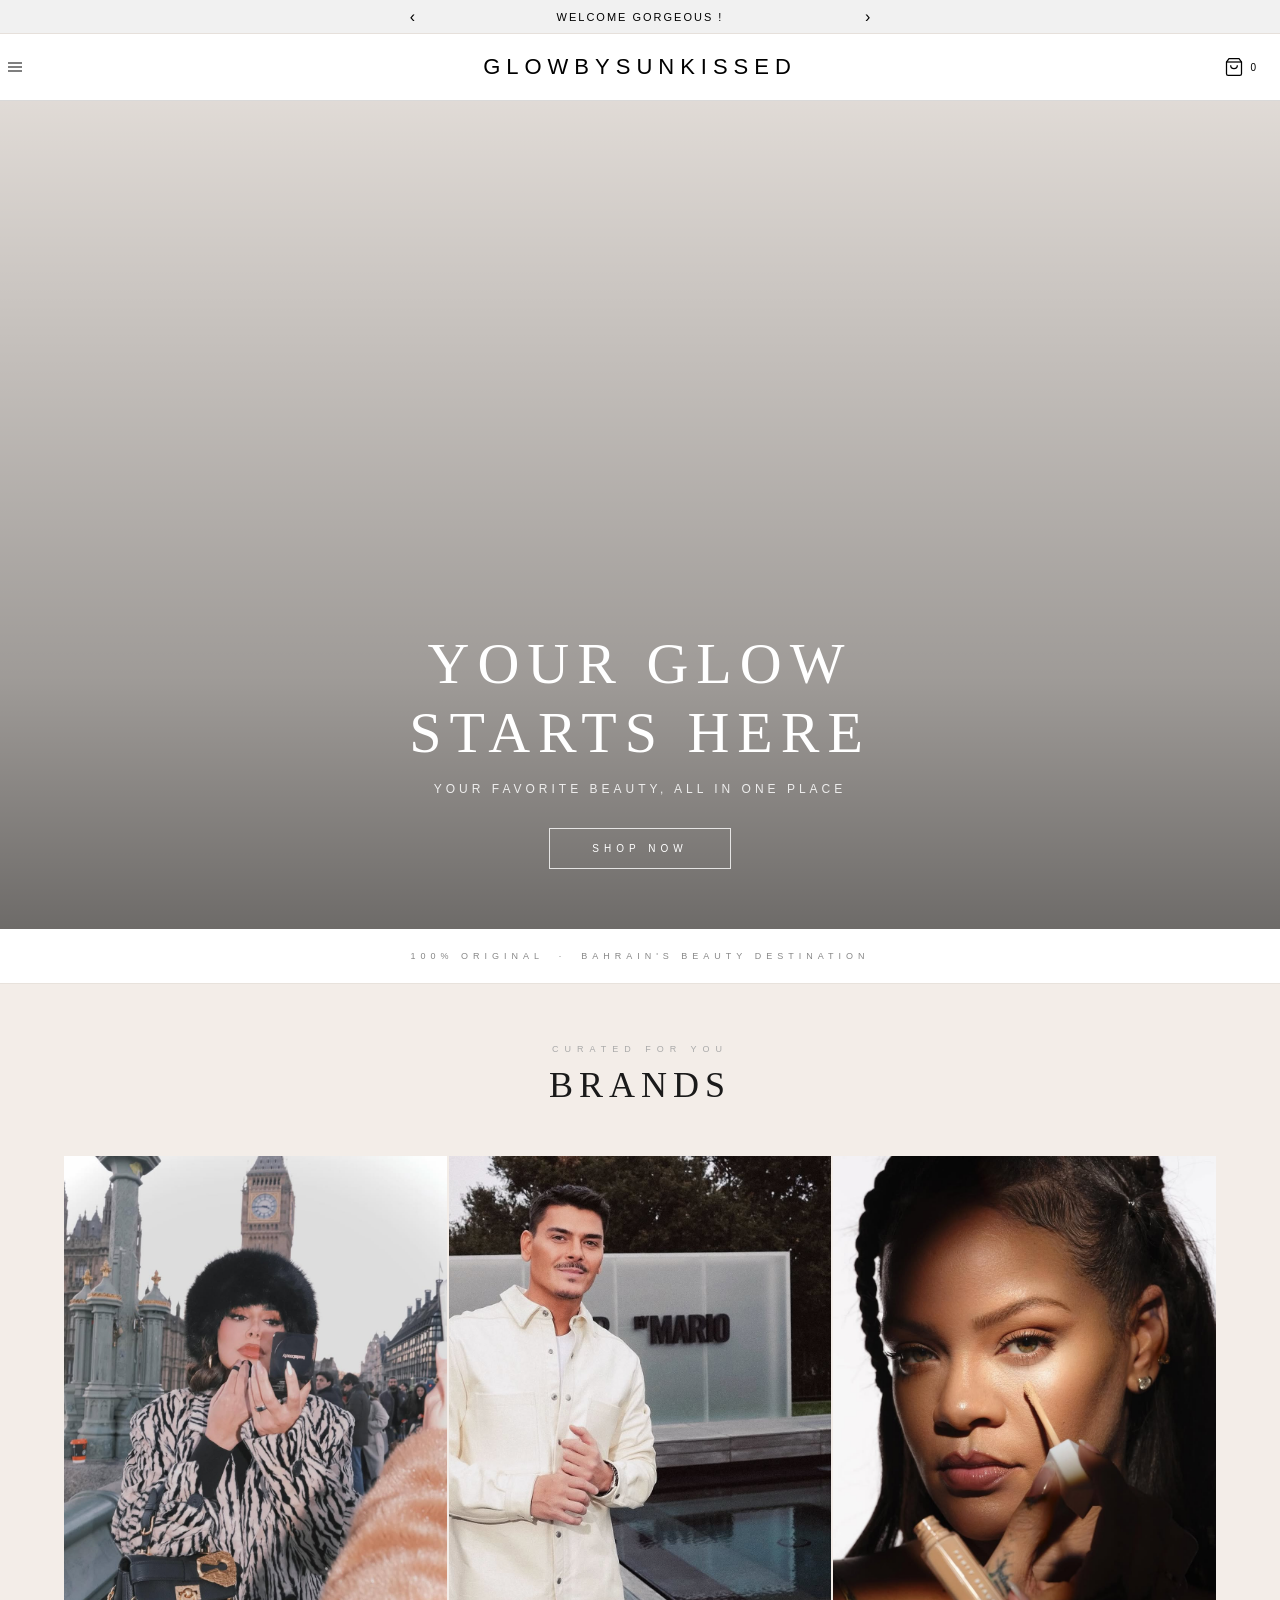
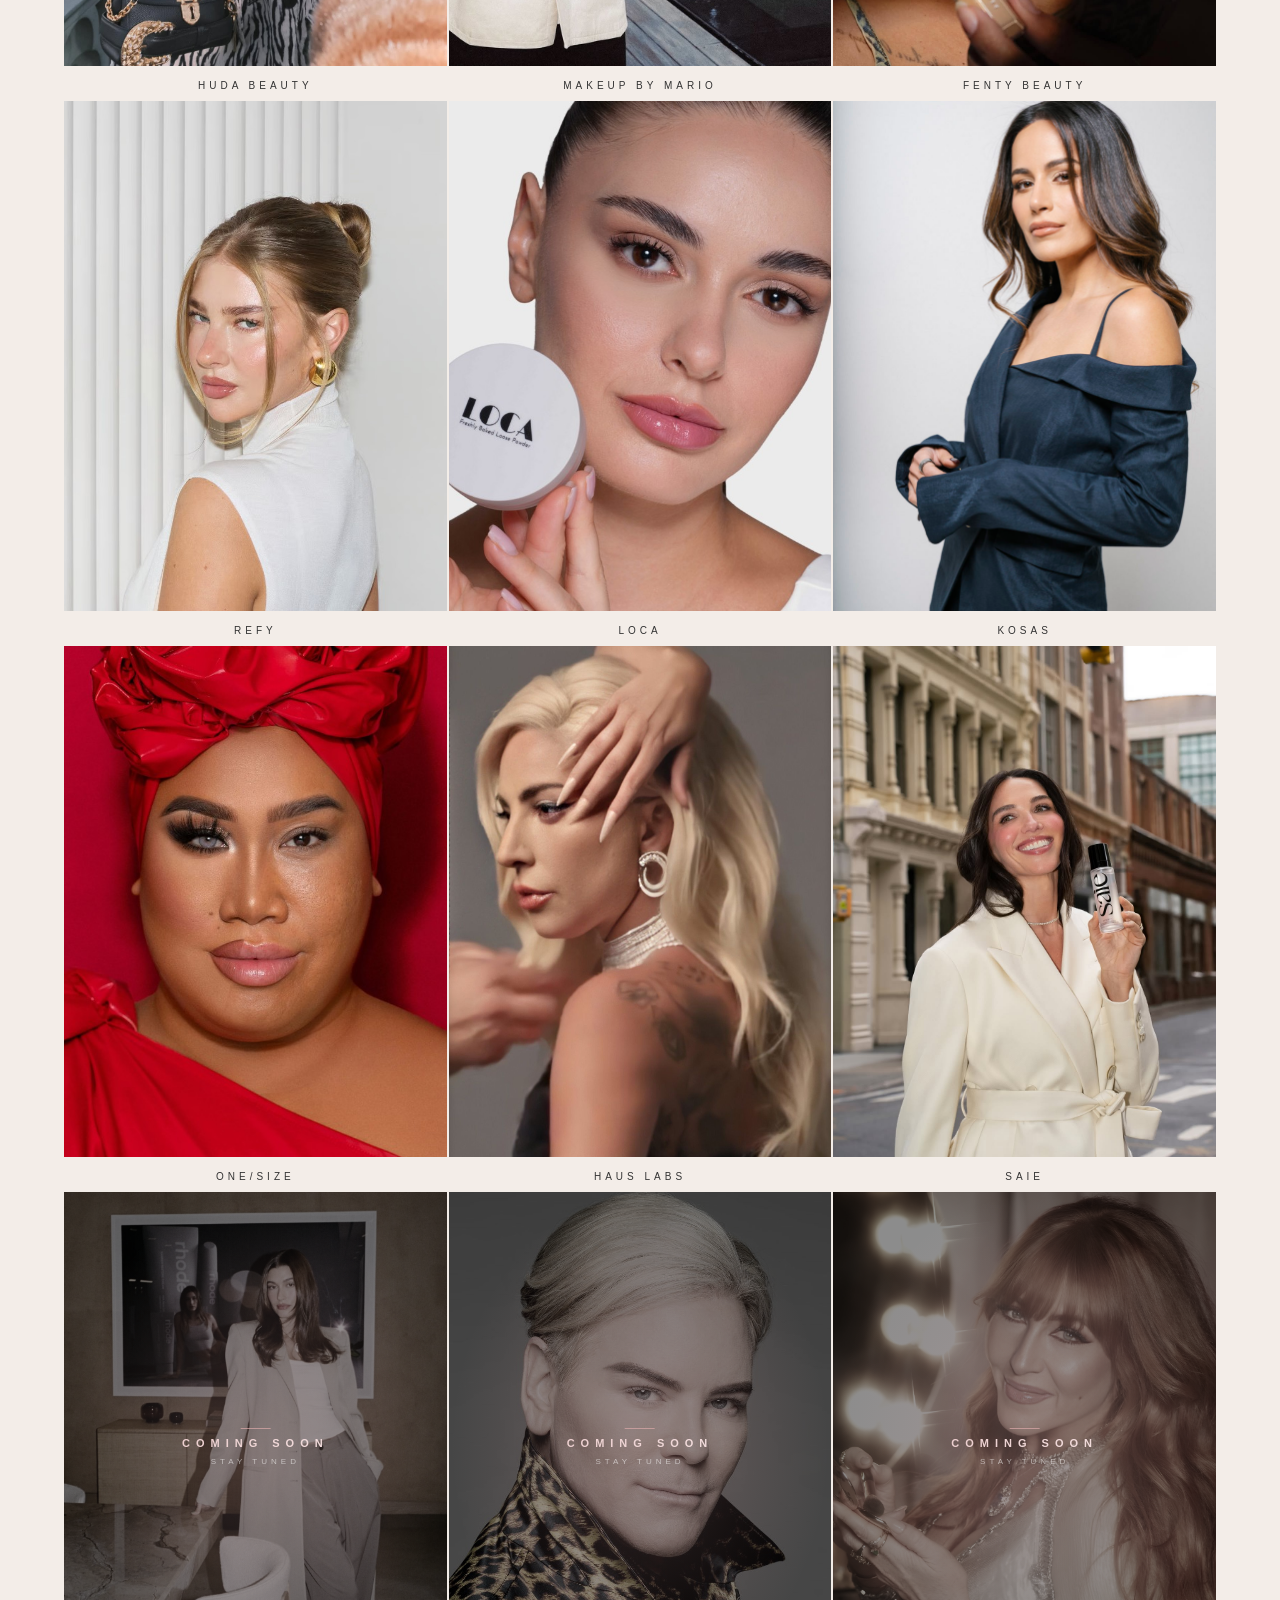
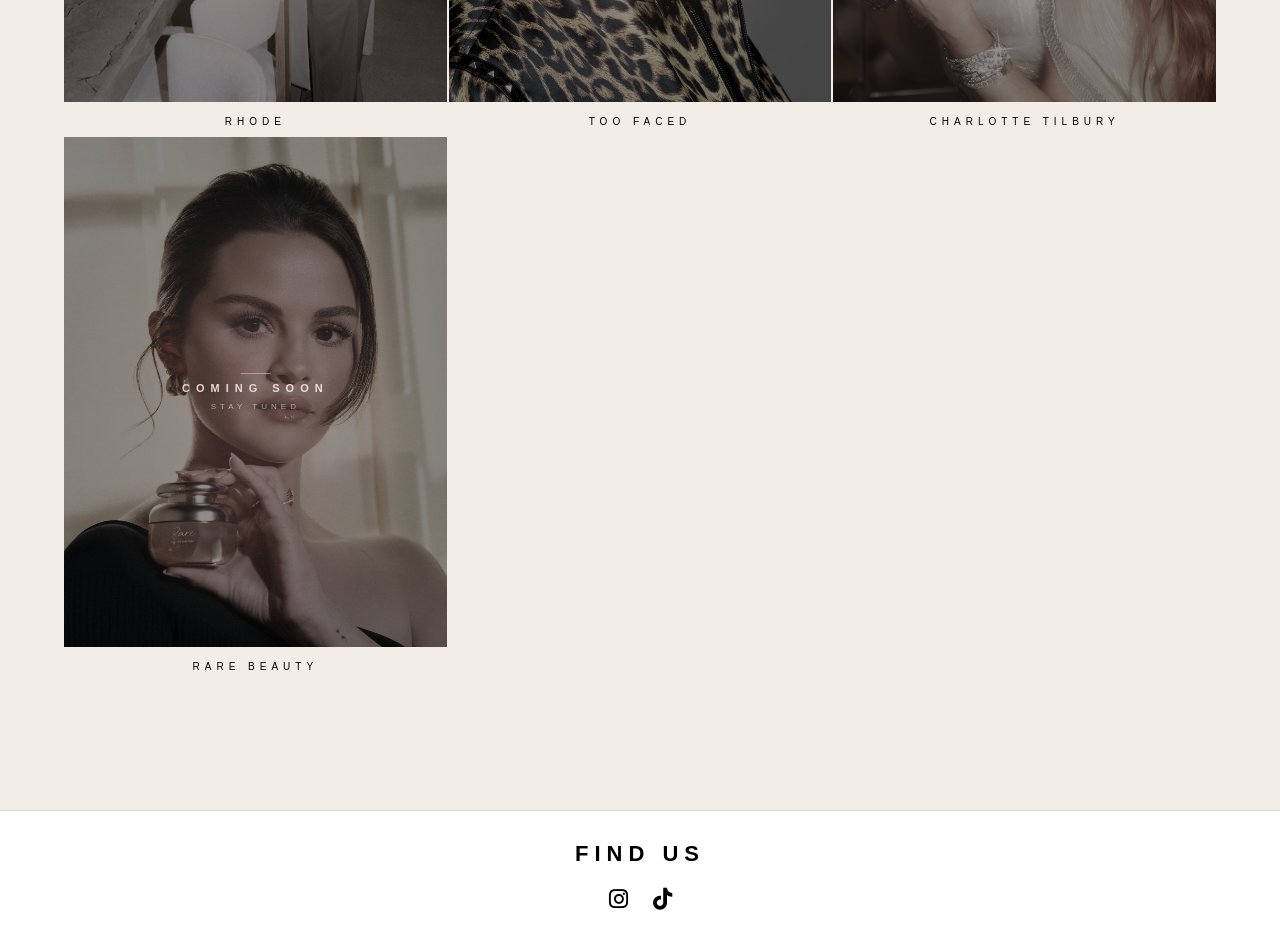
<file: index.html>
<!DOCTYPE html>
<html lang="en">
<head>
<meta charset="UTF-8">
<meta name="viewport" content="width=device-width, initial-scale=1.0">
<link rel="icon" type="image/png" href="iconn.png">
<title>glowbysunkissed</title>
<link rel="stylesheet" href="TitlePage1.css">
<link rel="stylesheet" href="https://cdnjs.cloudflare.com/ajax/libs/font-awesome/6.5.0/css/all.min.css">
<style>
.fenty-header{position:relative;}
.cart-icon{position:absolute;right:24px;top:50%;transform:translateY(-50%);cursor:pointer;display:flex;align-items:center;gap:6px;z-index:3000;}
.cart-icon svg{display:block;}
.cart-count{font-family:Arial,sans-serif;font-size:10px;color:#000;}
.cart-overlay{display:none;position:fixed;inset:0;background:rgba(0,0,0,0.4);z-index:3500;}
.cart-overlay.open{display:block;}
.cart-drawer{position:fixed;right:-100%;top:0;width:380px;max-width:92vw;height:100vh;background:#fff;z-index:4000;display:flex;flex-direction:column;transition:right 0.35s ease;visibility:hidden;box-shadow:-4px 0 24px rgba(0,0,0,0.1);visibility:hidden;}
.cart-drawer.open{right:0;visibility:visible;visibility:visible;}
.cart-header-bar{display:flex;justify-content:space-between;align-items:center;padding:22px 20px;border-bottom:1px solid #e8e2dc;}
.cart-title{font-family:Arial,sans-serif;font-size:11px;letter-spacing:5px;}
.cart-close{background:none;border:none;font-size:24px;cursor:pointer;color:#000;line-height:1;padding:0;}
.cart-items{flex:1;overflow-y:auto;padding:12px 20px;}
.cart-empty{font-family:Arial,sans-serif;font-size:10px;letter-spacing:3px;color:#aaa;text-align:center;margin-top:60px;}
.cart-item{display:flex;gap:12px;padding:14px 0;border-bottom:1px solid #f5f0ec;}
.cart-item-img{width:56px;height:66px;object-fit:cover;flex-shrink:0;background:#f5f0ec;}
.cart-item-info{flex:1;min-width:0;}
.cart-item-name{font-family:Arial,sans-serif;font-size:10px;letter-spacing:2px;margin:0 0 3px;white-space:nowrap;overflow:hidden;text-overflow:ellipsis;}
.cart-item-sub{font-family:Arial,sans-serif;font-size:9px;letter-spacing:1px;color:#888;margin:0 0 5px;}
.cart-item-price{font-family:Arial,sans-serif;font-size:10px;letter-spacing:2px;margin:0;}
.cart-item-remove{background:none;border:none;cursor:pointer;font-size:18px;color:#ccc;align-self:flex-start;padding:0;line-height:1;}
.cart-item-remove:hover{color:#000;}
.cart-footer-inner{padding:18px 20px;border-top:1px solid #e8e2dc;}
.cart-total-row{display:flex;justify-content:space-between;font-family:Arial,sans-serif;font-size:11px;letter-spacing:3px;margin-bottom:14px;}



@media(max-width:768px){
  .fenty-header{padding:10px 0;}
  .fenty-header h1{font-size:16px;letter-spacing:4px;}
  .cart-icon{right:14px;}
  .cart-drawer{width:100vw;max-width:100vw;}
  #cartFooter[style*="block"]{position:sticky;bottom:0;background:#fff;box-shadow:0 -2px 12px rgba(0,0,0,0.08);}
  
  
  .cart-total-row{font-size:13px;letter-spacing:2px;margin-bottom:12px;}
}
.cart-send-btn{width:100%;padding:14px;background:#000;color:#fff;border:none;font-family:Arial,sans-serif;font-size:9px;letter-spacing:3px;cursor:pointer;margin-bottom:8px;transition:opacity .2s;}
.cart-clear-btn{width:100%;padding:10px;background:none;color:#888;border:1px solid #ccc;font-family:Arial,sans-serif;font-size:8px;letter-spacing:3px;cursor:pointer;display:block !important;}
@media(max-width:768px){
  .cart-send-btn{font-size:9px;letter-spacing:2px;padding:15px;min-height:50px;}
  .cart-clear-btn{font-size:8px;padding:12px;min-height:44px;display:block !important;}
}

/* ===== MOBILE CART FOOTER FIX ===== */
@media(max-width:768px){
  .cart-drawer{
    height: 100%;
    height: -webkit-fill-available;
    padding-bottom: env(safe-area-inset-bottom, 0px);
  }
  #cartFooter{
    position: sticky;
    bottom: 0;
    background: #fff;
    z-index: 10;
    box-shadow: 0 -2px 12px rgba(0,0,0,0.08);
    padding-bottom: max(16px, env(safe-area-inset-bottom, 16px));
  }
  #cartFooter[style*="block"],
  #cartFooter[style*="flex"] {
    display: block !important;
  }
  .cart-footer-inner{
    padding: 16px 16px;
  }
  .cart-send-btn{
    font-size: 11px;
    letter-spacing: 3px;
    padding: 18px 12px;
    min-height: 54px;
    width: 100%;
    display: block;
    margin-bottom: 10px;
  }
  .cart-clear-btn{
    font-size: 10px;
    letter-spacing: 2px;
    padding: 14px 12px;
    min-height: 48px;
    width: 100%;
    display: block !important;
  }
  .cart-total-row{
    font-size: 13px;
    letter-spacing: 2px;
    padding: 4px 0;
    margin-bottom: 14px;
  }
  .cart-items{
    overflow-y: auto;
    -webkit-overflow-scrolling: touch;
    padding-bottom: 8px;
  }
}


/* ===== COMING SOON — HYPE ===== */
.coming-soon-card { cursor: default; }

.coming-soon-card .brand-img-wrap img {
  filter: brightness(0.55) saturate(0.4);
  transition: filter 0.5s ease, transform 0.6s ease;
}
.coming-soon-card:hover .brand-img-wrap img {
  filter: brightness(0.65) saturate(0.5);
  transform: scale(1.03);
}

/* GLOW PULSE RING */
.coming-soon-card .brand-img-wrap::before {
  content: "";
  position: absolute;
  inset: 0;
  background: radial-gradient(
    ellipse at center,
    rgba(232,180,180,0.22) 0%,
    transparent 70%
  );
  z-index: 2;
  animation: glowPulse 2.5s ease-in-out infinite;
  pointer-events: none;
}
@keyframes glowPulse {
  0%,100% { opacity: 0.5; }
  50%      { opacity: 1; }
}

/* BADGE */
.coming-soon-badge {
  position: absolute;
  top: 50%;
  left: 50%;
  transform: translate(-50%, -50%);
  z-index: 10;
  pointer-events: none;
  text-align: center;
  width: 100%;
}
.coming-soon-badge .badge-soon {
  display: inline-block;
  background: linear-gradient(135deg, #e8c4c4, #f5e6e6, #deb8b8);
  background-size: 200% auto;
  -webkit-background-clip: text;
  -webkit-text-fill-color: transparent;
  background-clip: text;
  font-family: Arial, sans-serif;
  font-size: 11px;
  letter-spacing: 6px;
  font-weight: 700;
  animation: goldShine 2.5s linear infinite;
  text-transform: uppercase;
  display: block;
  margin-bottom: 8px;
}
@keyframes goldShine {
  0%   { background-position: 0% center; }
  100% { background-position: 200% center; }
}
.coming-soon-badge .badge-line {
  display: block;
  width: 30px;
  height: 1px;
  background: rgba(220,170,170,0.7);
  margin: 0 auto 8px;
}
.coming-soon-badge .badge-sub {
  display: block;
  font-family: Arial, sans-serif;
  font-size: 8px;
  letter-spacing: 4px;
  color: rgba(255,255,255,0.55);
  text-transform: uppercase;
}

/* BRAND NAME GOLD */
.coming-soon-card .brand-name {
  color: #000 !important;
  -webkit-text-fill-color: #000 !important;
  letter-spacing: 5px;
}
.coming-soon-card .brand-explore { display: none; }

</style>
<style>
/* ============================================
   INDEX REDESIGN — GLOWBYSUNKISSED
   ============================================ */

/* ---- HERO ---- */
.hero-wrap {
  position: relative;
  width: 100%;
  height: 92vh;
  overflow: hidden;
}
.hero-wrap video {
  position: absolute;
  inset: 0;
  width: 100%;
  height: 100%;
  object-fit: cover;
}
.hero-veil {
  position: absolute;
  inset: 0;
  background: linear-gradient(
    to bottom,
    rgba(0,0,0,0.08) 0%,
    rgba(0,0,0,0.35) 70%,
    rgba(0,0,0,0.55) 100%
  );
}
.hero-text {
  position: absolute;
  bottom: 60px;
  left: 50%;
  transform: translateX(-50%);
  text-align: center;
  color: #fff;
  width: 90%;
  max-width: 680px;
  animation: fadeUp 1.1s ease both;
}
.hero-text h2 {
  font-family: 'Georgia', serif;
  font-size: clamp(28px, 5vw, 58px);
  font-weight: 300;
  letter-spacing: 8px;
  text-transform: uppercase;
  margin-bottom: 14px;
  line-height: 1.2;
}
.hero-text p {
  font-family: Arial, sans-serif;
  font-size: clamp(9px, 1.3vw, 12px);
  letter-spacing: 4px;
  opacity: 0.85;
  margin-bottom: 32px;
}
.hero-cta {
  display: inline-block;
  padding: 14px 42px;
  border: 1px solid rgba(255,255,255,0.8);
  color: #fff;
  font-family: Arial, sans-serif;
  font-size: 10px;
  letter-spacing: 5px;
  text-decoration: none;
  text-transform: uppercase;
  transition: background 0.3s, color 0.3s;
  backdrop-filter: blur(4px);
}
.hero-cta:hover {
  background: #fff;
  color: #000;
}
@keyframes fadeUp {
  from { opacity:0; transform: translate(-50%, 24px); }
  to   { opacity:1; transform: translate(-50%, 0); }
}

/* ---- INTRO STRIP ---- */
.intro-strip {
  background: #fff;
  padding: 22px 0;
  text-align: center;
  border-bottom: 1px solid #e8e2dc;
}
.intro-strip p {
  font-family: Arial, sans-serif;
  font-size: 9px;
  letter-spacing: 5px;
  color: #888;
  text-transform: uppercase;
}

/* ---- BRANDS SECTION ---- */
.brands-section {
  padding: 60px 5vw 70px;
  background: #f3ede8;
}
.section-label {
  font-family: Arial, sans-serif;
  font-size: 9px;
  letter-spacing: 6px;
  color: #aaa;
  text-align: center;
  margin-bottom: 10px;
  text-transform: uppercase;
}
.section-title {
  font-family: Georgia, serif;
  font-size: clamp(22px, 3vw, 36px);
  font-weight: 300;
  letter-spacing: 6px;
  text-align: center;
  margin-bottom: 50px;
  color: #1a1a1a;
}

/* BRANDS GRID */
.brands-grid {
  display: grid;
  grid-template-columns: repeat(3, 1fr);
  gap: 2px;
  max-width: 1400px;
  margin: 0 auto;
}
.brand-card {
  text-decoration: none;
  color: #000;
  display: block;
  overflow: hidden;
}
.brand-img-wrap {
  position: relative;
  width: 100%;
  aspect-ratio: 3/4;
  overflow: hidden;
  background: #ebe3dc;
}
.brand-img-wrap img {
  width: 100%;
  height: 100%;
  object-fit: cover;
  transition: transform 0.6s ease;
  display: block;
}
.brand-card:hover .brand-img-wrap img {
  transform: scale(1.05);
}
.brand-overlay {
  position: absolute;
  inset: 0;
  background: rgba(0,0,0,0);
  display: flex;
  align-items: flex-end;
  justify-content: flex-start;
  padding: 24px;
  transition: background 0.4s;
}
.brand-card:hover .brand-overlay {
  background: rgba(0,0,0,0.22);
}
.brand-explore {
  font-family: Arial, sans-serif;
  font-size: 9px;
  letter-spacing: 4px;
  color: #fff;
  opacity: 0;
  transform: translateY(8px);
  transition: opacity 0.3s, transform 0.3s;
}
.brand-card:hover .brand-explore {
  opacity: 1;
  transform: translateY(0);
}
.brand-name {
  font-family: Arial, sans-serif;
  font-size: 10px;
  letter-spacing: 4px;
  padding: 14px 4px 8px;
  text-align: center;
  color: #333;
}

/* Featured row: first 3 full width in a row, then 3, then 3 */
.brands-grid .brand-card:nth-child(1),
.brands-grid .brand-card:nth-child(2),
.brands-grid .brand-card:nth-child(3) {
  grid-column: span 1;
}

/* ---- SHOP LINK ---- */
.shop-link-wrap {
  text-align: center;
  padding: 50px 0 60px;
  background: #f3ede8;
}
.shop-link-wrap a {
  display: inline-flex;
  align-items: center;
  gap: 14px;
  font-family: Arial, sans-serif;
  font-size: 10px;
  letter-spacing: 6px;
  color: #000;
  text-decoration: none;
  border-bottom: 1px solid #000;
  padding-bottom: 4px;
  transition: letter-spacing 0.3s;
}
.shop-link-wrap a:hover {
  letter-spacing: 8px;
}

/* ---- MOBILE ---- */
@media(max-width:768px){

  /* HERO */
  .hero-wrap{height:65vh;}
  .hero-text{
    bottom:44px;
    width:88%;
  }
  .hero-text h2{
    font-size:clamp(32px,9vw,52px);
    letter-spacing:5px;
    margin-bottom:10px;
  }
  .hero-text p{
    font-size:10px;
    letter-spacing:3px;
    margin-bottom:24px;
  }
  .hero-cta{
    padding:13px 36px;
    font-size:9px;
    letter-spacing:4px;
  }

  /* INTRO STRIP */
  .intro-strip{padding:14px 20px;}
  .intro-strip p{
    font-size:8px;
    letter-spacing:3px;
    line-height:1.6;
  }

  /* BRANDS SECTION */
  .brands-section{padding:40px 0 50px;}
  .section-label{font-size:8px;letter-spacing:4px;margin-bottom:8px;}
  .section-title{
    font-size:clamp(18px,6vw,28px);
    letter-spacing:4px;
    margin-bottom:28px;
  }

  /* BRANDS GRID — edge to edge, 2 columns */
  .brands-grid{
    grid-template-columns:repeat(2,1fr);
    gap:3px;
    padding:0;
  }
  .brand-img-wrap{aspect-ratio:2/3;}
  .brand-name{
    font-size:8px;
    letter-spacing:3px;
    padding:10px 4px 6px;
  }

  /* Last card full width if odd */
  .brand-card:last-child:nth-child(odd){
    grid-column:span 2;
  }
  .brand-card:last-child:nth-child(odd) .brand-img-wrap{
    aspect-ratio:16/9;
  }
}

@media(max-width:380px){
  .hero-text h2{font-size:28px;letter-spacing:4px;}
  .brands-grid{gap:2px;}
}
</style>
</head>
<body>

<div class="announcement-bar">

<button class="announce-btn" id="announcePrev">&#8249;</button>

<div class="announcement-container">
<div class="announcement-slider" id="announcementSlider">
<span class="announcement-item">WELCOME GORGEOUS !</span>
<span class="announcement-item">YOUR FAVORITE BRANDS ARE WAITING</span>
<span class="announcement-item">KEEP GLOWING BEAUTIFUL</span>
</div>
</div>

<button class="announce-btn" id="announceNext">&#8250;</button>

</div>

<header class="fenty-header">
<!-- MOBILE OVERLAY -->
<div class="mobile-overlay" id="mobileOverlay"></div>

<!-- MOBILE MENU -->
<div class="mobile-menu" id="mobileMenu">

  <div class="mobile-menu-header">
    <span>MENU</span>
    <button class="mobile-close" id="closeMenuBtn" aria-label="Close menu">&times;</button>
  </div>

  <div class="mobile-menu-content">
    <a href="miniglow" class="mobile-menu-link">MINIGLOW !</a>
        <a href="shop" class="mobile-menu-link">SHOP ALL</a>
    <a href="shop?filter=face" class="mobile-menu-link">FACE</a>
    <a href="shop?filter=cheeks" class="mobile-menu-link">CHEEKS</a>
    <a href="shop?filter=eyes" class="mobile-menu-link">EYES</a>
    <a href="shop?filter=lips" class="mobile-menu-link">LIPS</a>
    <a href="shop?filter=brush" class="mobile-menu-link">BRUSH</a>

    <!-- BRANDS COMBO BOX -->
    <div class="mobile-menu-group brands-combo">
      <button class="mobile-menu-link combo-toggle" type="button">
        <span>BRANDS</span>
        <span class="combo-icon">+</span>
      </button>

      <div class="mobile-submenu">
        <a href="shop?filter=hudabeauty">HUDABEAUTY</a>
        <a href="shop?filter=makeupbymario">MAKEUPBYMARIO</a>
        <a href="shop?filter=fentybeauty">FENTYBEAUTY</a>
        <a href="shop?filter=refy">REFY</a>
        <a href="shop?filter=loca">LOCA</a>
        <a href="shop?filter=kosas">KOSAS</a>
        <a href="shop?filter=onesize">ONESIZE</a>
        <a href="shop?filter=hauslabs">HAUSLABS</a>
        <a href="shop?filter=saie">SAIE</a>
      </div>
    </div>

    <div class="mobile-world-title">
      <strong>GLOWERS</strong> WORLD
    </div>

    <div class="mobile-world-links">
      <a href="#" class="mobile-menu-link findus-toggle">FIND US</a>

      <div class="findus-submenu">
        <a href="https://www.instagram.com/glow.bysunkissed">INSTAGRAM</a>
        <a href="https://www.tiktok.com/@sunkissedreview">TIKTOK</a>
      </div>

      <a href="ourstory">OUR STORY</a>
    </div>

  </div>
</div>

<!-- MENU ICON -->
<div class="menu-icon" id="menuBtn">
<span></span>
<span></span>
<span></span>
</div>

<h1>
<a href="index" class="logo-link">GLOWBYSUNKISSED</a>
</h1>
<div class="cart-icon" id="cartIcon" onclick="openCart()">
<svg width="20" height="20" viewBox="0 0 24 24" fill="none" stroke="#000" stroke-width="1.5">
<path d="M6 2L3 6v14a2 2 0 002 2h14a2 2 0 002-2V6l-3-4z"/>
<line x1="3" y1="6" x2="21" y2="6"/>
<path d="M16 10a4 4 0 01-8 0"/>
</svg>
<span class="cart-count" id="cartCount">0</span>
</div>

</header>
<div class="cart-overlay" id="cartOverlay" onclick="closeCart()"></div>
<div class="cart-drawer" id="cartDrawer">
<div class="cart-header-bar"><span class="cart-title">YOUR BAG</span><button class="cart-close" onclick="closeCart()">&times;</button></div>
<div class="cart-items" id="cartItems"><p class="cart-empty">Your bag is empty</p></div>
<div id="cartFooter" style="display:none"><div class="cart-footer-inner">
<div class="cart-total-row"><span>TOTAL</span><span id="cartTotal">BD 0</span></div>
<button class="cart-send-btn" onclick="sendOrder()">SEND ORDER ON WHATSAPP</button>
<button class="cart-clear-btn" onclick="clearCart()">CLEAR BAG</button>
</div></div>
</div>

<!-- MEGA MENU -->
<div class="mega-menu luxury-menu">
  <div class="mega-grid luxury-mega-grid">

    <a href="shop?filter=face" class="luxury-mega-item">
      <img src="headerpc/face.jpg" alt="FACE">
      <div class="mega-content">
        <span></span>
        <p>FACE</p>
      </div>
    </a>

    <a href="shop?filter=cheeks" class="luxury-mega-item">
      <img src="headerpc/cheeks.jpg" alt="CHEEKS">
      <div class="mega-content">
        <span></span>
        <p>CHEEKS</p>
      </div>
    </a>

    <a href="shop?filter=eyes" class="luxury-mega-item">
      <img src="headerpc/eyes.jpg" alt="EYES">
      <div class="mega-content">
        <span></span>
        <p>EYES</p>
      </div>
    </a>

    <a href="miniglow" class="luxury-mega-item">
      <img src="miniglow/miniglow.jpeg" alt="MINIGLOW">
      <div class="mega-content">
        <span></span>
        <p>MINIGLOW !</p>
      </div>
    </a>

    <a href="shop?filter=lips" class="luxury-mega-item">
      <img src="headerpc/lips.jpg" alt="LIPS">
      <div class="mega-content">
        <span></span>
        <p>LIPS</p>
      </div>
    </a>

    <a href="shop?filter=brush" class="luxury-mega-item">
      <img src="headerpc/brush.jpg" alt="BRUSH">
      <div class="mega-content">
        <span></span>
        <p>BRUSH</p>
      </div>
    </a>

  </div>
</div>
</div>

<!-- HERO -->
<div class="hero-wrap">
  <video autoplay muted loop playsinline>
    <source src="hero.mp4 (2).mp4" type="video/mp4">
  </video>
  <div class="hero-veil"></div>
  <div class="hero-text">
    <h2>YOUR GLOW<br>STARTS HERE</h2>
    <p>YOUR FAVORITE BEAUTY, ALL IN ONE PLACE</p>
    <a href="shop" class="hero-cta">SHOP NOW</a>
  </div>
</div>

<!-- INTRO STRIP -->
<div class="intro-strip">
  <p>100% ORIGINAL &nbsp;·&nbsp; BAHRAIN'S BEAUTY DESTINATION</p>
</div>

<!-- BRANDS SECTION -->
<section class="brands-section">
  <p class="section-label">CURATED FOR YOU</p>
  <h2 class="section-title">BRANDS</h2>

  <div class="brands-grid">
    
      <a href="shop?filter=hudabeauty" class="brand-card">
        <div class="brand-img-wrap">
          <img src="titleHudabeauty.jpg" alt="HUDA BEAUTY">
          <div class="brand-overlay">
            <span class="brand-explore">EXPLORE →</span>
          </div>
        </div>
        <p class="brand-name">HUDA BEAUTY</p>
      </a>
      <a href="shop?filter=makeupbymario" class="brand-card">
        <div class="brand-img-wrap">
          <img src="titleMakeupByMario.jpg" alt="MAKEUP BY MARIO">
          <div class="brand-overlay">
            <span class="brand-explore">EXPLORE →</span>
          </div>
        </div>
        <p class="brand-name">MAKEUP BY MARIO</p>
      </a>
      <a href="shop?filter=fentybeauty" class="brand-card">
        <div class="brand-img-wrap">
          <img src="titleFentyBeauty.jpg" alt="FENTY BEAUTY">
          <div class="brand-overlay">
            <span class="brand-explore">EXPLORE →</span>
          </div>
        </div>
        <p class="brand-name">FENTY BEAUTY</p>
      </a>
      <a href="shop?filter=refy" class="brand-card">
        <div class="brand-img-wrap">
          <img src="titleREFY.jpg" alt="REFY">
          <div class="brand-overlay">
            <span class="brand-explore">EXPLORE →</span>
          </div>
        </div>
        <p class="brand-name">REFY</p>
      </a>
      <a href="shop?filter=loca" class="brand-card">
        <div class="brand-img-wrap">
          <img src="titleLoca.jpg" alt="LOCA">
          <div class="brand-overlay">
            <span class="brand-explore">EXPLORE →</span>
          </div>
        </div>
        <p class="brand-name">LOCA</p>
      </a>
      <a href="shop?filter=kosas" class="brand-card">
        <div class="brand-img-wrap">
          <img src="titleKosas.jpg" alt="KOSAS">
          <div class="brand-overlay">
            <span class="brand-explore">EXPLORE →</span>
          </div>
        </div>
        <p class="brand-name">KOSAS</p>
      </a>
      <a href="shop?filter=onesize" class="brand-card">
        <div class="brand-img-wrap">
          <img src="titleOnesize.jpg" alt="ONE/SIZE">
          <div class="brand-overlay">
            <span class="brand-explore">EXPLORE →</span>
          </div>
        </div>
        <p class="brand-name">ONE/SIZE</p>
      </a>
      <a href="shop?filter=hauslabs" class="brand-card">
        <div class="brand-img-wrap">
          <img src="titleHausLabss143.jpg" alt="HAUS LABS">
          <div class="brand-overlay">
            <span class="brand-explore">EXPLORE →</span>
          </div>
        </div>
        <p class="brand-name">HAUS LABS</p>
      </a>
      <a href="shop?filter=saie" class="brand-card">
        <div class="brand-img-wrap">
          <img src="titleSaie.jpg" alt="SAIE">
          <div class="brand-overlay">
            <span class="brand-explore">EXPLORE →</span>
          </div>
        </div>
        <p class="brand-name">SAIE</p>
      </a>

      <a href="#" class="brand-card coming-soon-card">
        <div class="brand-img-wrap">
          <img src="titleHaileyBieber.jpg" alt="RHODE">
          <div class="brand-overlay">
            <span class="brand-explore">EXPLORE →</span>
          </div>
          <div class="coming-soon-badge">
            <span class="badge-line"></span>
            <span class="badge-soon">COMING SOON</span>
            <span class="badge-sub">STAY TUNED</span>
          </div>
        </div>
        <p class="brand-name">RHODE</p>
      </a>

      <a href="#" class="brand-card coming-soon-card">
        <div class="brand-img-wrap">
          <img src="titleTooFaced.jpg" alt="TOO FACED">
          <div class="brand-overlay">
            <span class="brand-explore">EXPLORE →</span>
          </div>
          <div class="coming-soon-badge">
            <span class="badge-line"></span>
            <span class="badge-soon">COMING SOON</span>
            <span class="badge-sub">STAY TUNED</span>
          </div>
        </div>
        <p class="brand-name">TOO FACED</p>
      </a>

      <a href="#" class="brand-card coming-soon-card">
        <div class="brand-img-wrap">
          <img src="titleCHARLOTTETIBURY.jpeg" alt="CHARLOTTE TILBURY">
          <div class="brand-overlay">
            <span class="brand-explore">EXPLORE →</span>
          </div>
          <div class="coming-soon-badge">
            <span class="badge-line"></span>
            <span class="badge-soon">COMING SOON</span>
            <span class="badge-sub">STAY TUNED</span>
          </div>
        </div>
        <p class="brand-name">CHARLOTTE TILBURY</p>
      </a>
            <a href="#" class="brand-card coming-soon-card">
        <div class="brand-img-wrap">
          <img src="titleRarebeauty.jpg" alt="CHARLOTTE TILBURY">
          <div class="brand-overlay">
            <span class="brand-explore">EXPLORE →</span>
          </div>
          <div class="coming-soon-badge">
            <span class="badge-line"></span>
            <span class="badge-soon">COMING SOON</span>
            <span class="badge-sub">STAY TUNED</span>
          </div>
        </div>
        <p class="brand-name">RARE BEAUTY</p>
      </a>
  </div>
</section>



<footer class="footer-findus" id="findus">

<h1>FIND US</h1>
<div class="social-icons">
<a href="https://www.instagram.com/glow.bysunkissed"><i class="fa-brands fa-instagram"></i></a>
<a href="https://www.tiktok.com/@sunkissedreview"><i class="fa-brands fa-tiktok"></i></a>
</div>

</footer>

<script>
var cart=[];
function getNum(s){return parseFloat((s||"").replace(/<[^>]+>/gi,"").replace(/[^0-9.]/g,""))||0;}
function buildWA(items){
  var url="https://wa.me/97334043024?text=Hi%20Glow%21%0A%0AI%27d%20like%20to%20order%3A%0A%0A",total=0;
  items.forEach(function(item,i){
    url+=encodeURIComponent((i+1)+". "+item.name+"\n");
    if(item.brand)url+=encodeURIComponent("   Brand: "+item.brand+"\n");
    if(item.shade)url+=encodeURIComponent("   Shade: "+item.shade+"\n");
    if(item.size) url+=encodeURIComponent("   Size: "+item.size+"\n");
    url+=encodeURIComponent("   Price: "+item.price+"\n%0A");
    total+=item.priceNum;
  });
  url+=encodeURIComponent("Total: BD "+total.toFixed(1)+"\n");
  return url;
}
function renderCart(){
  var el=document.getElementById("cartItems"),footer=document.getElementById("cartFooter"),
      count=document.getElementById("cartCount"),totalEl=document.getElementById("cartTotal");
  if(count)count.textContent=cart.length;
  if(!cart.length){if(el)el.innerHTML='<p class="cart-empty">Your bag is empty</p>';if(footer)footer.style.display="none";return;}
  if(footer){footer.style.display="block";footer.style.visibility="visible";}
  var total=0,html="";
  cart.forEach(function(item,i){
    total+=item.priceNum;
    var sub=(item.brand||"")+(item.shade?" — "+item.shade:"")+(item.size?" — "+item.size:"");
    html+='<div class="cart-item">'+(item.img?'<img class="cart-item-img" src="'+item.img+'">':'')+
    '<div class="cart-item-info"><p class="cart-item-name">'+item.name+'</p>'+
    '<p class="cart-item-sub">'+sub+'</p><p class="cart-item-price">'+item.price+'</p></div>'+
    '<button class="cart-item-remove" onclick="removeFromCart('+i+')">&times;</button></div>';
  });
  if(el)el.innerHTML=html;
  if(totalEl)totalEl.textContent="BD "+total.toFixed(1);
}
function removeFromCart(i){cart.splice(i,1);renderCart();}
function clearCart(){cart=[];renderCart();}
function sendOrder(){if(cart.length)window.open(buildWA(cart),"_blank");}
function openCart(){document.getElementById("cartDrawer").classList.add("open");document.getElementById("cartOverlay").classList.add("open");document.body.classList.add("menu-open");}
function closeCart(){document.getElementById("cartDrawer").classList.remove("open");document.getElementById("cartOverlay").classList.remove("open");document.body.classList.remove("menu-open");}
</script>
<script src="titlepage.js"></script>

</body>
</html>
</file>
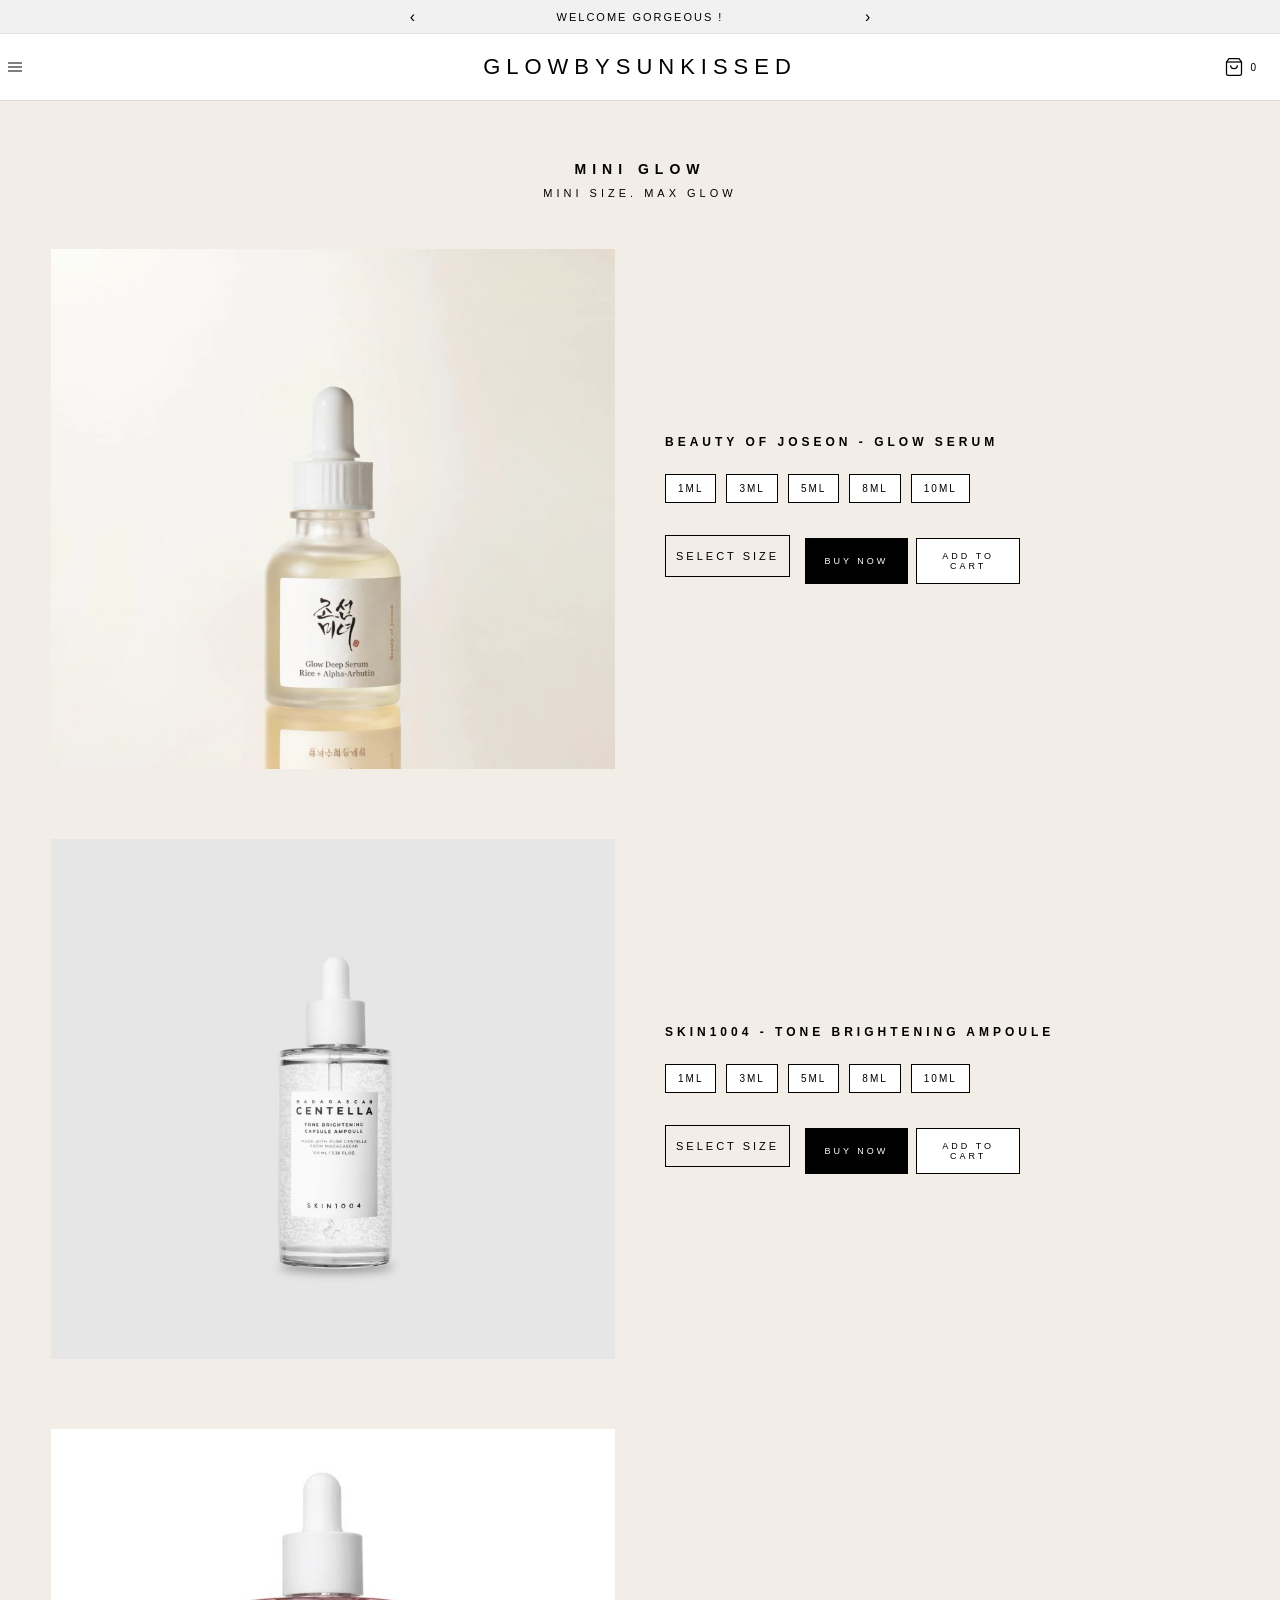
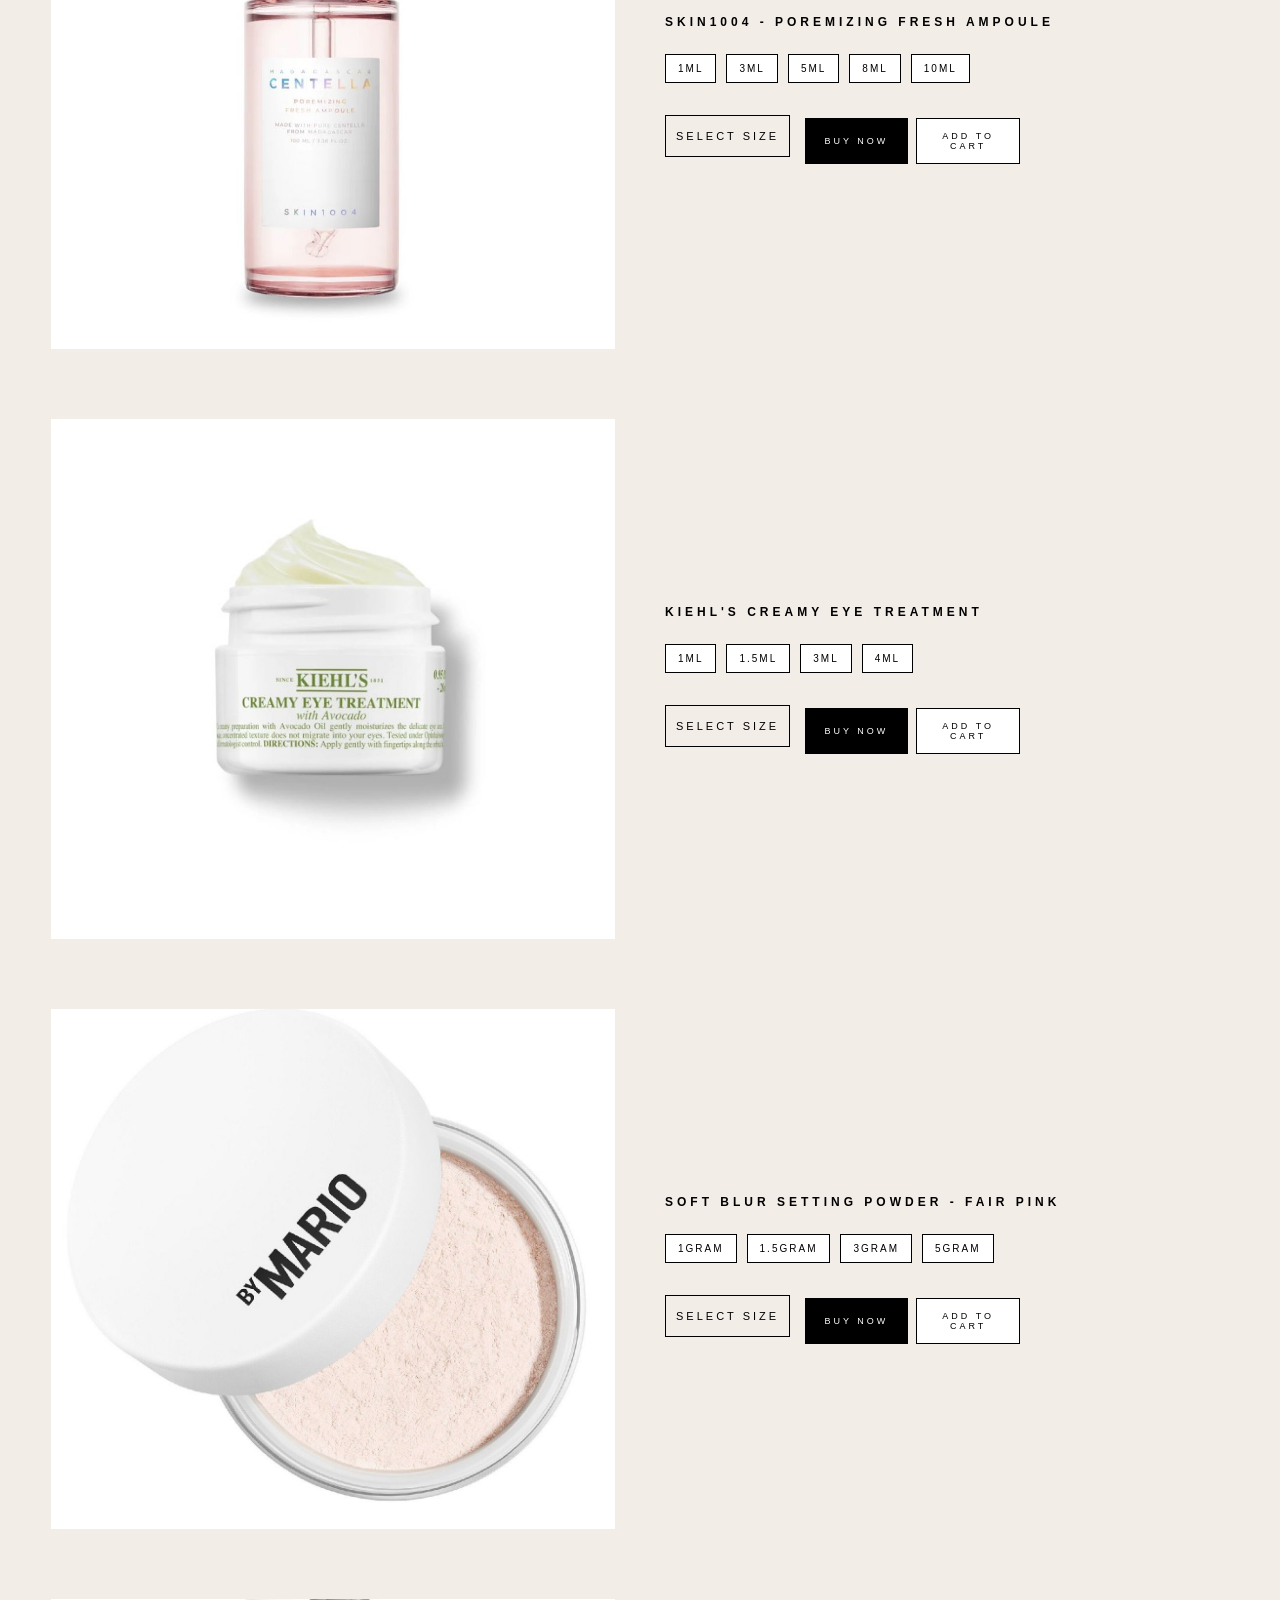
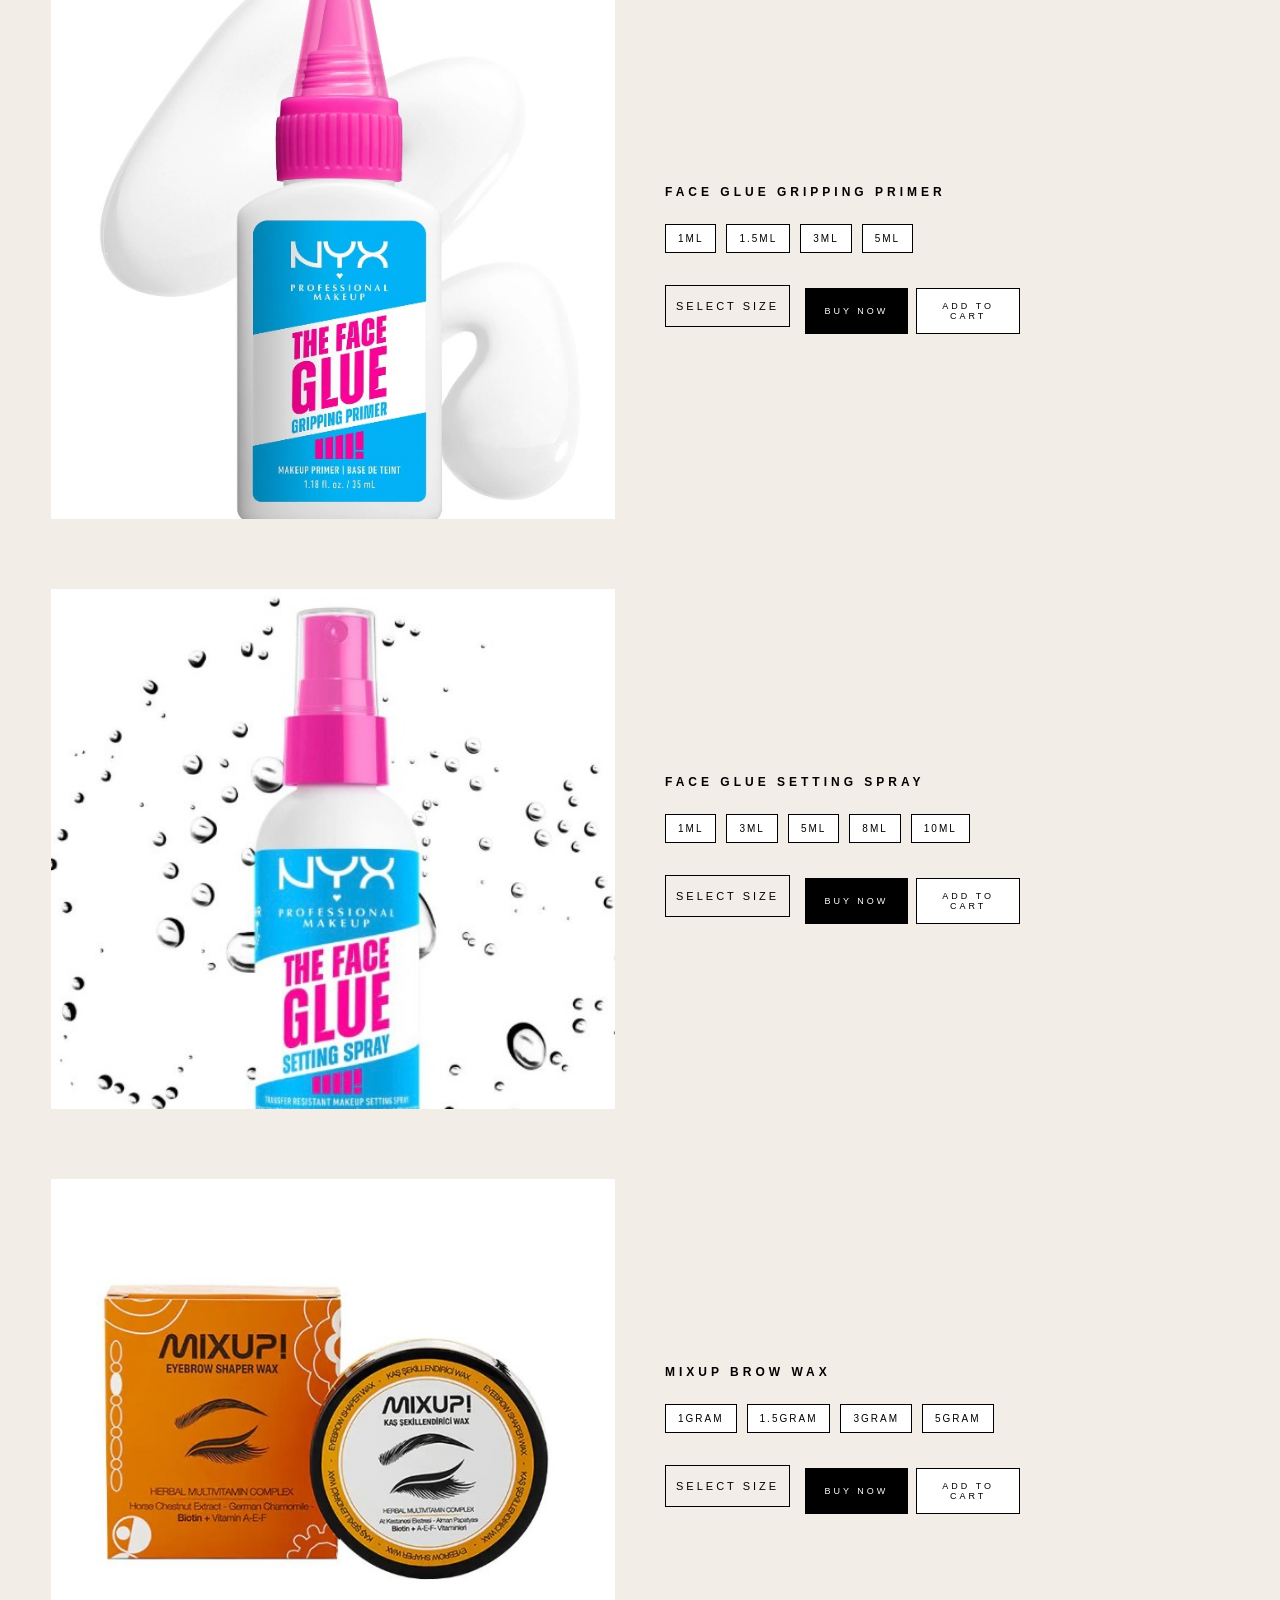
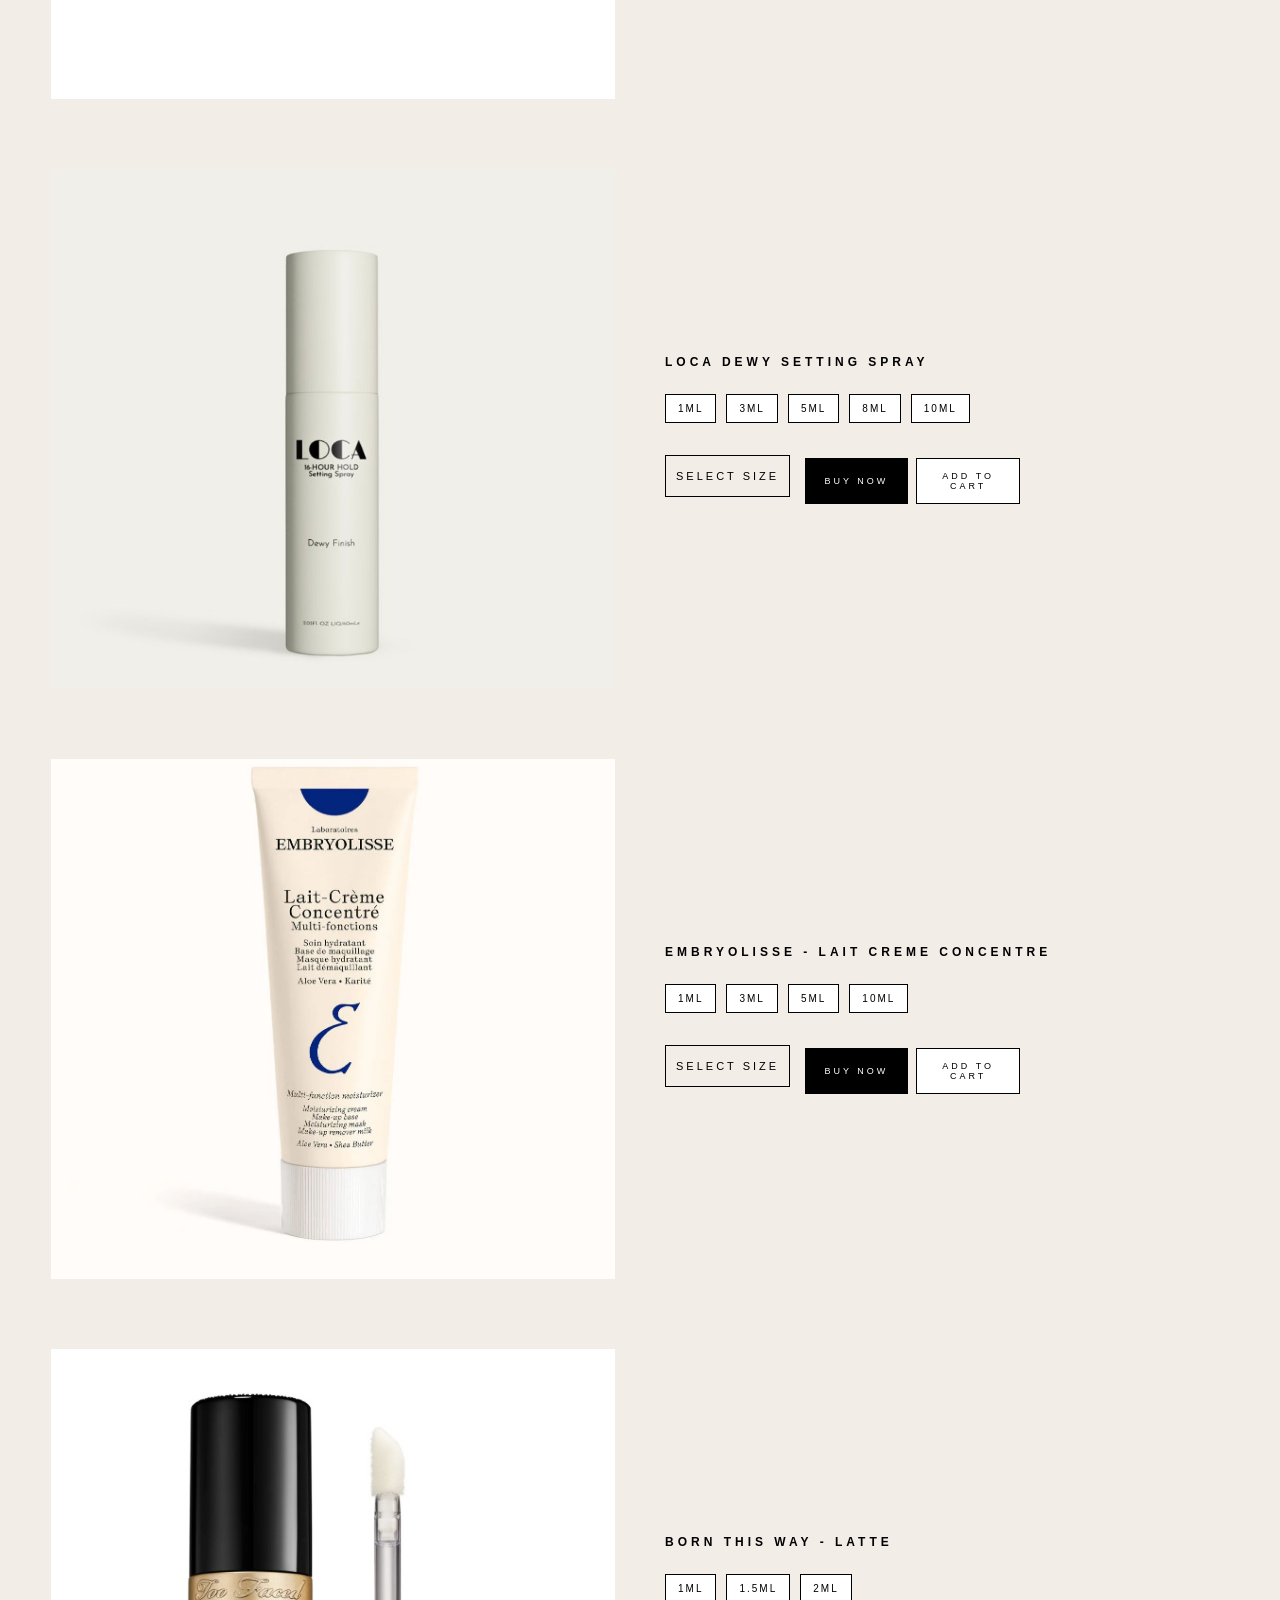
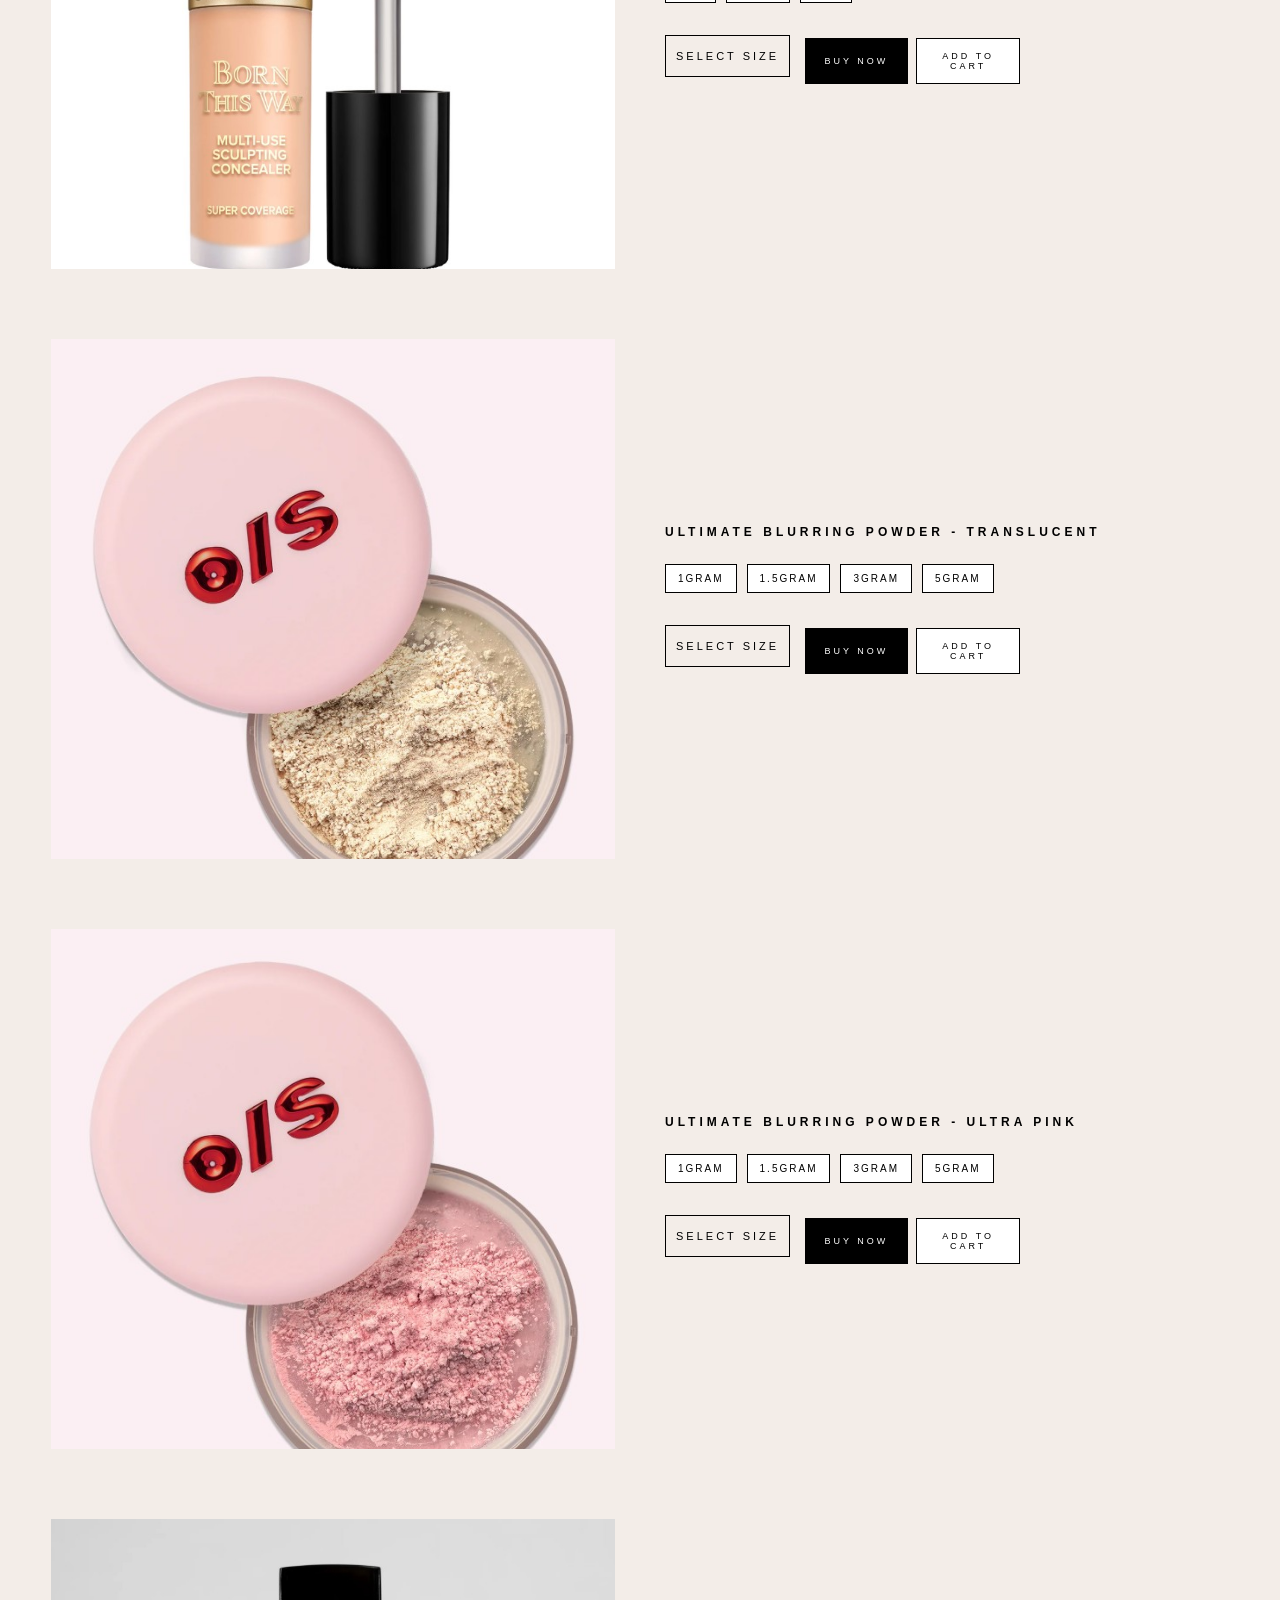
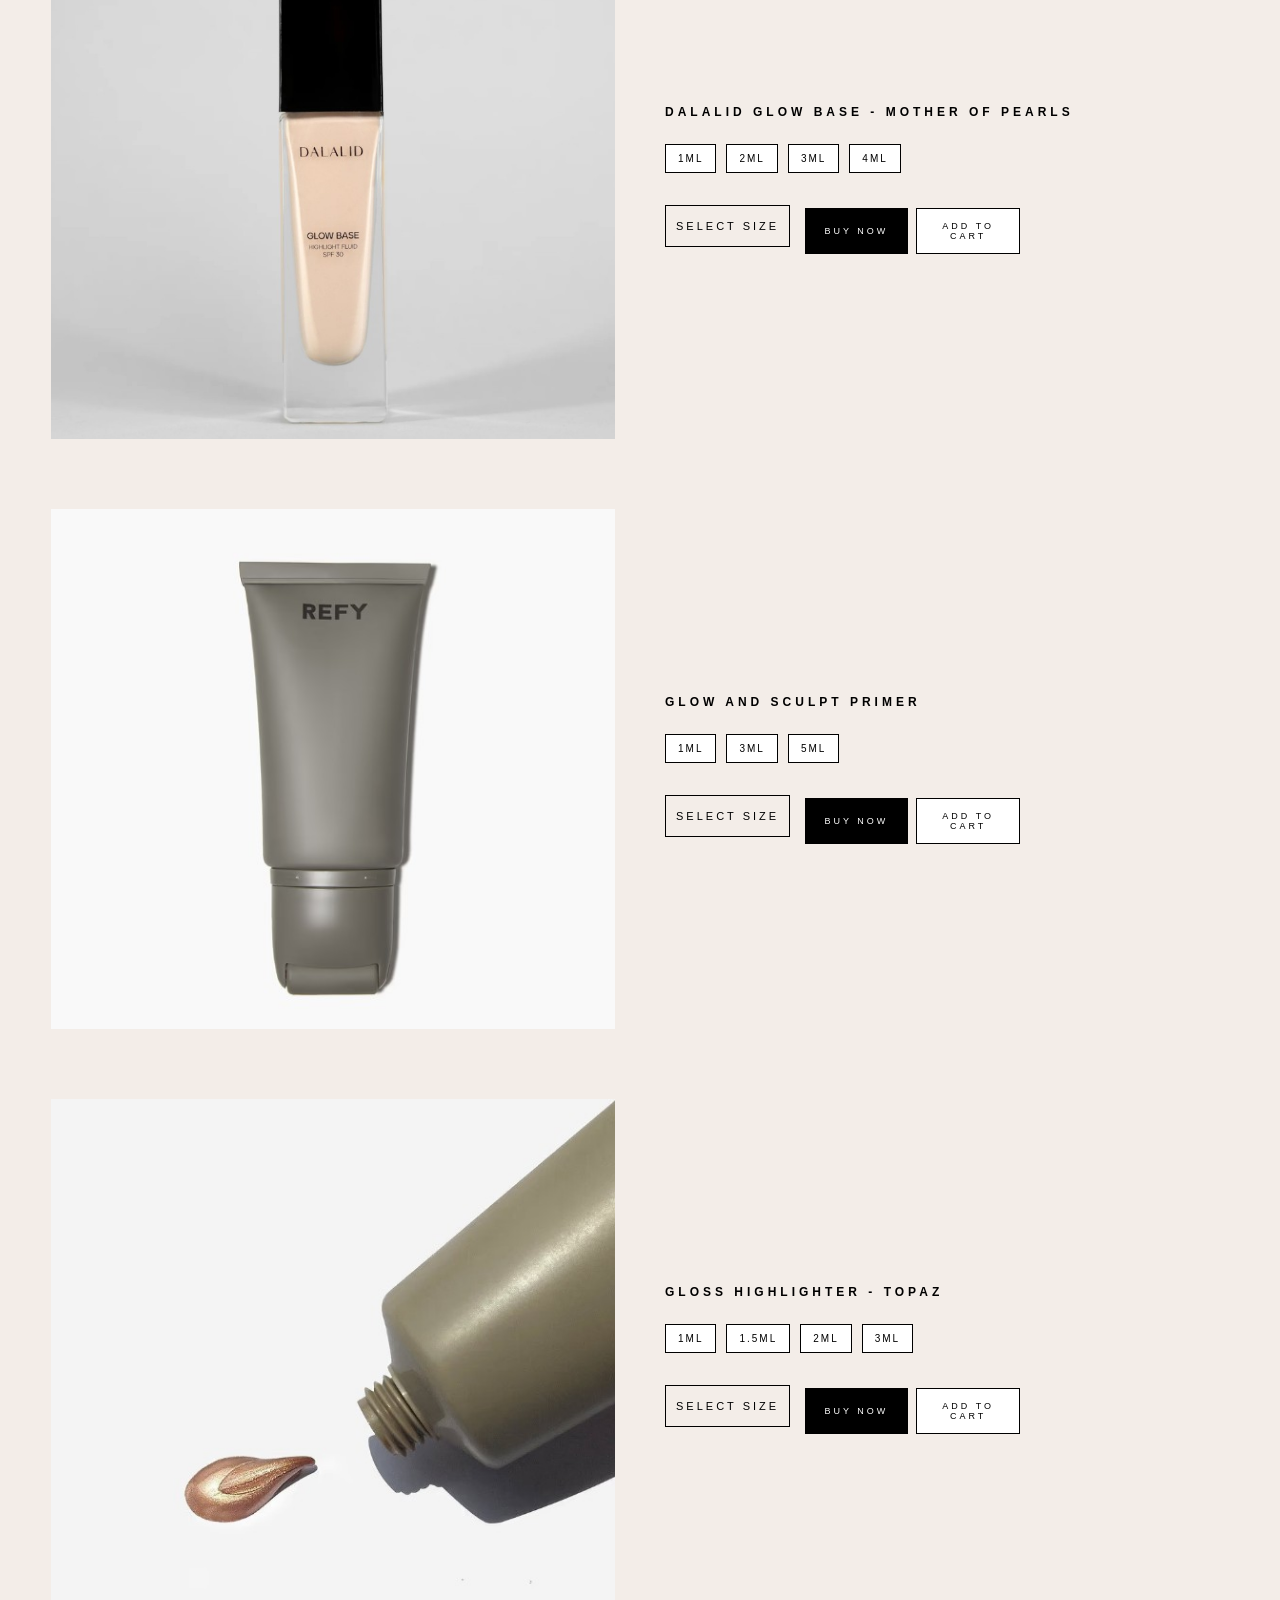
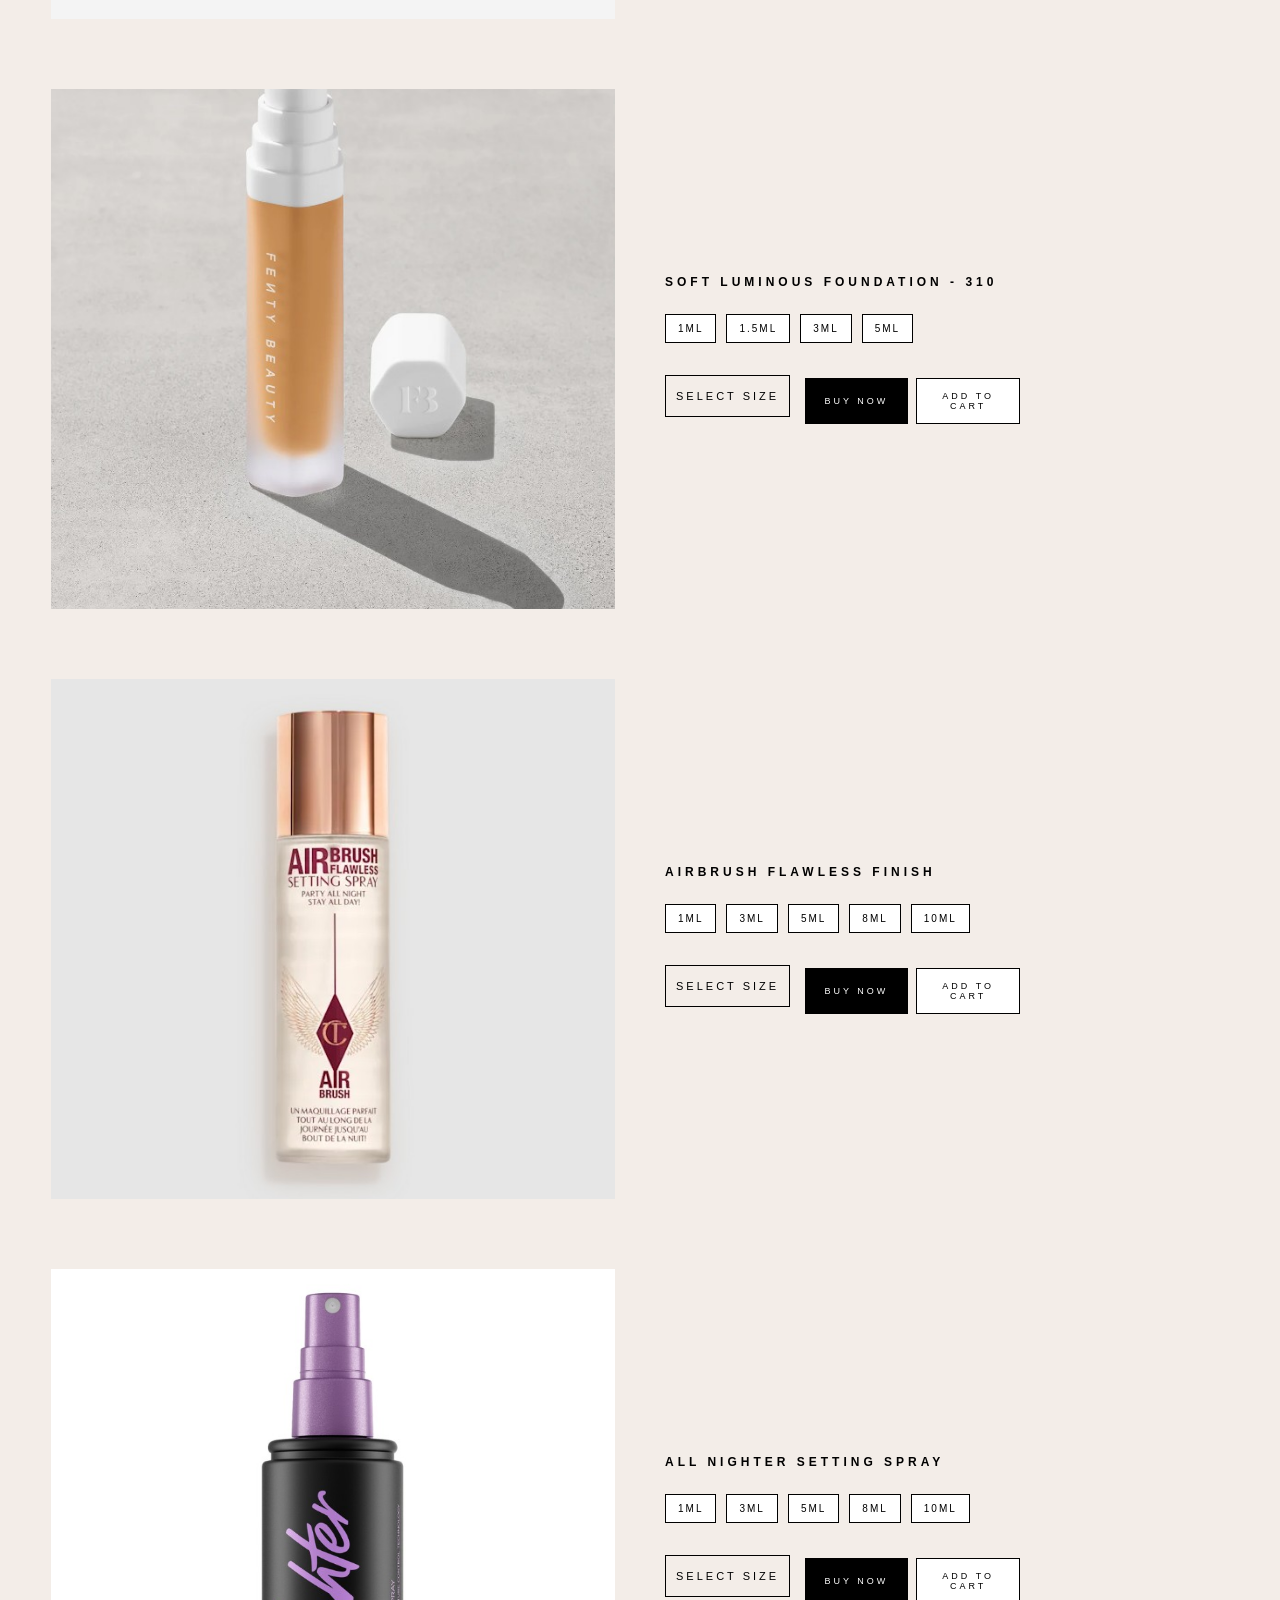
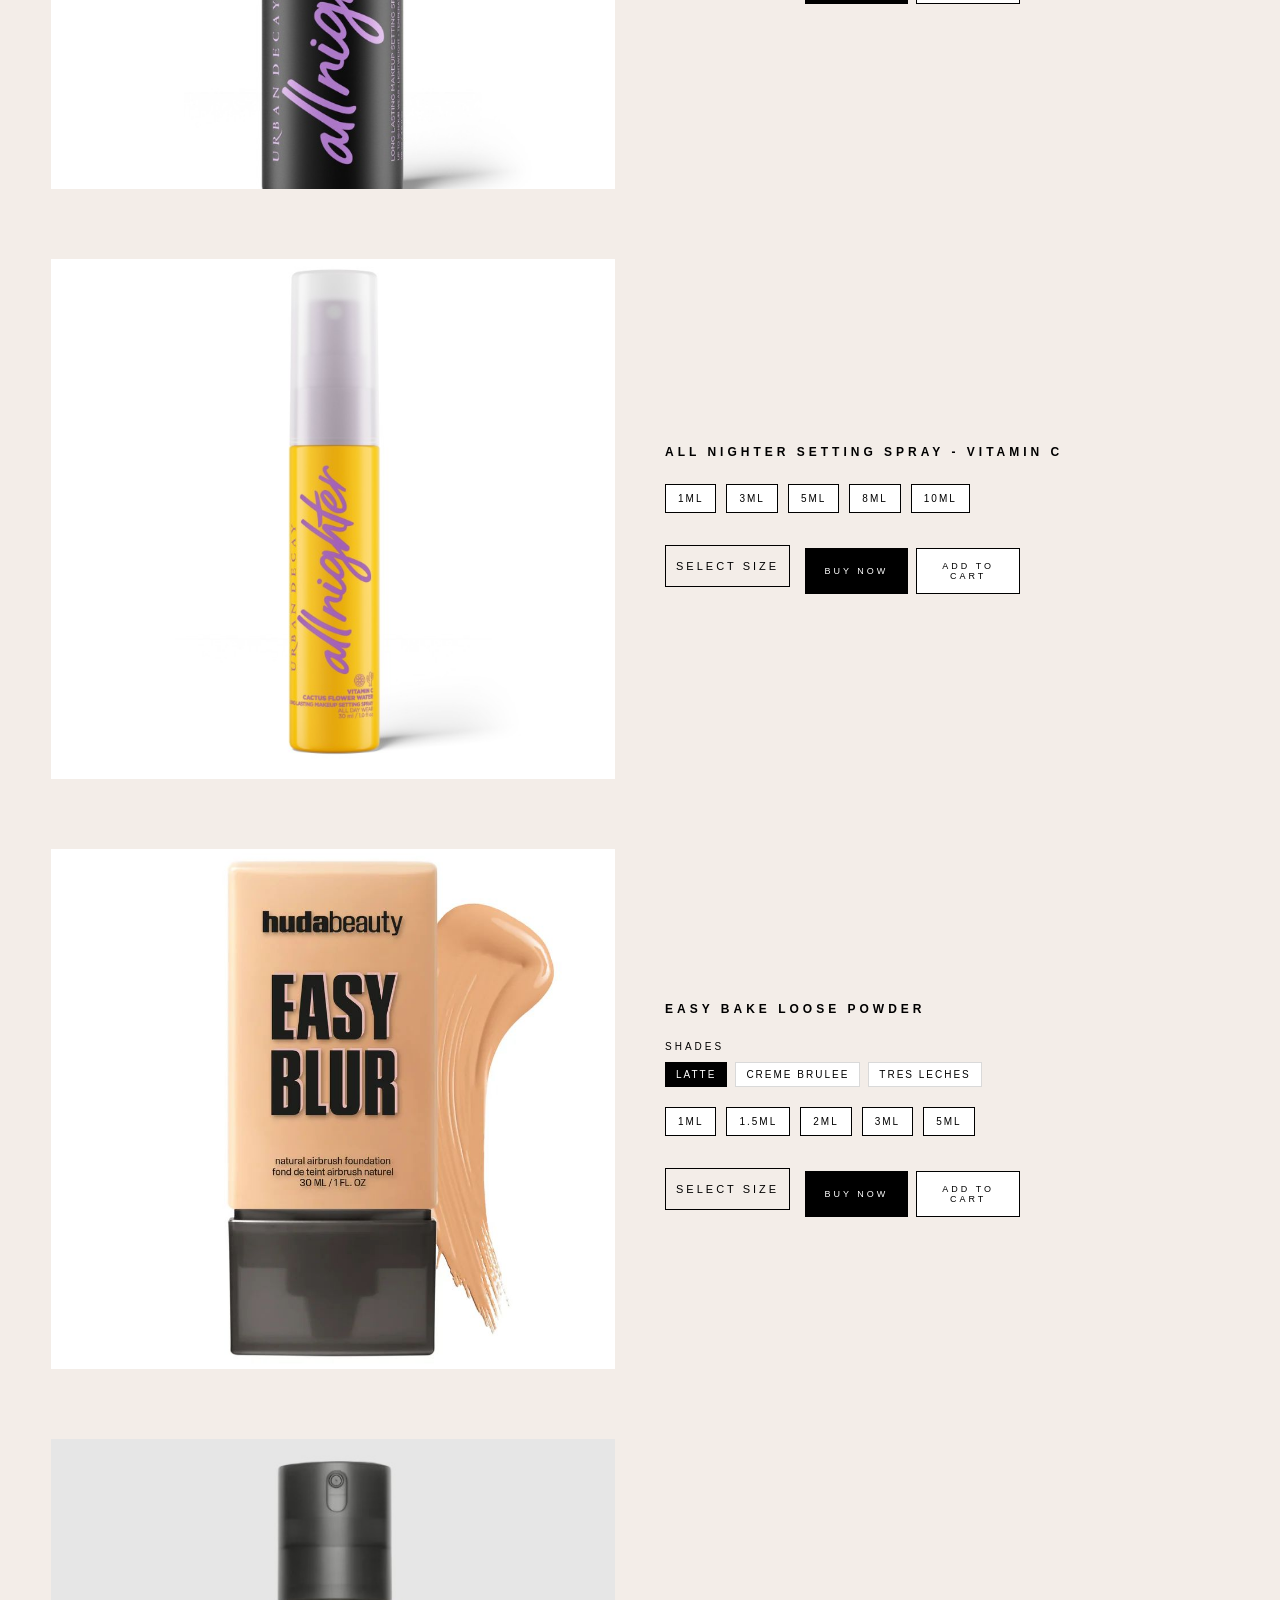
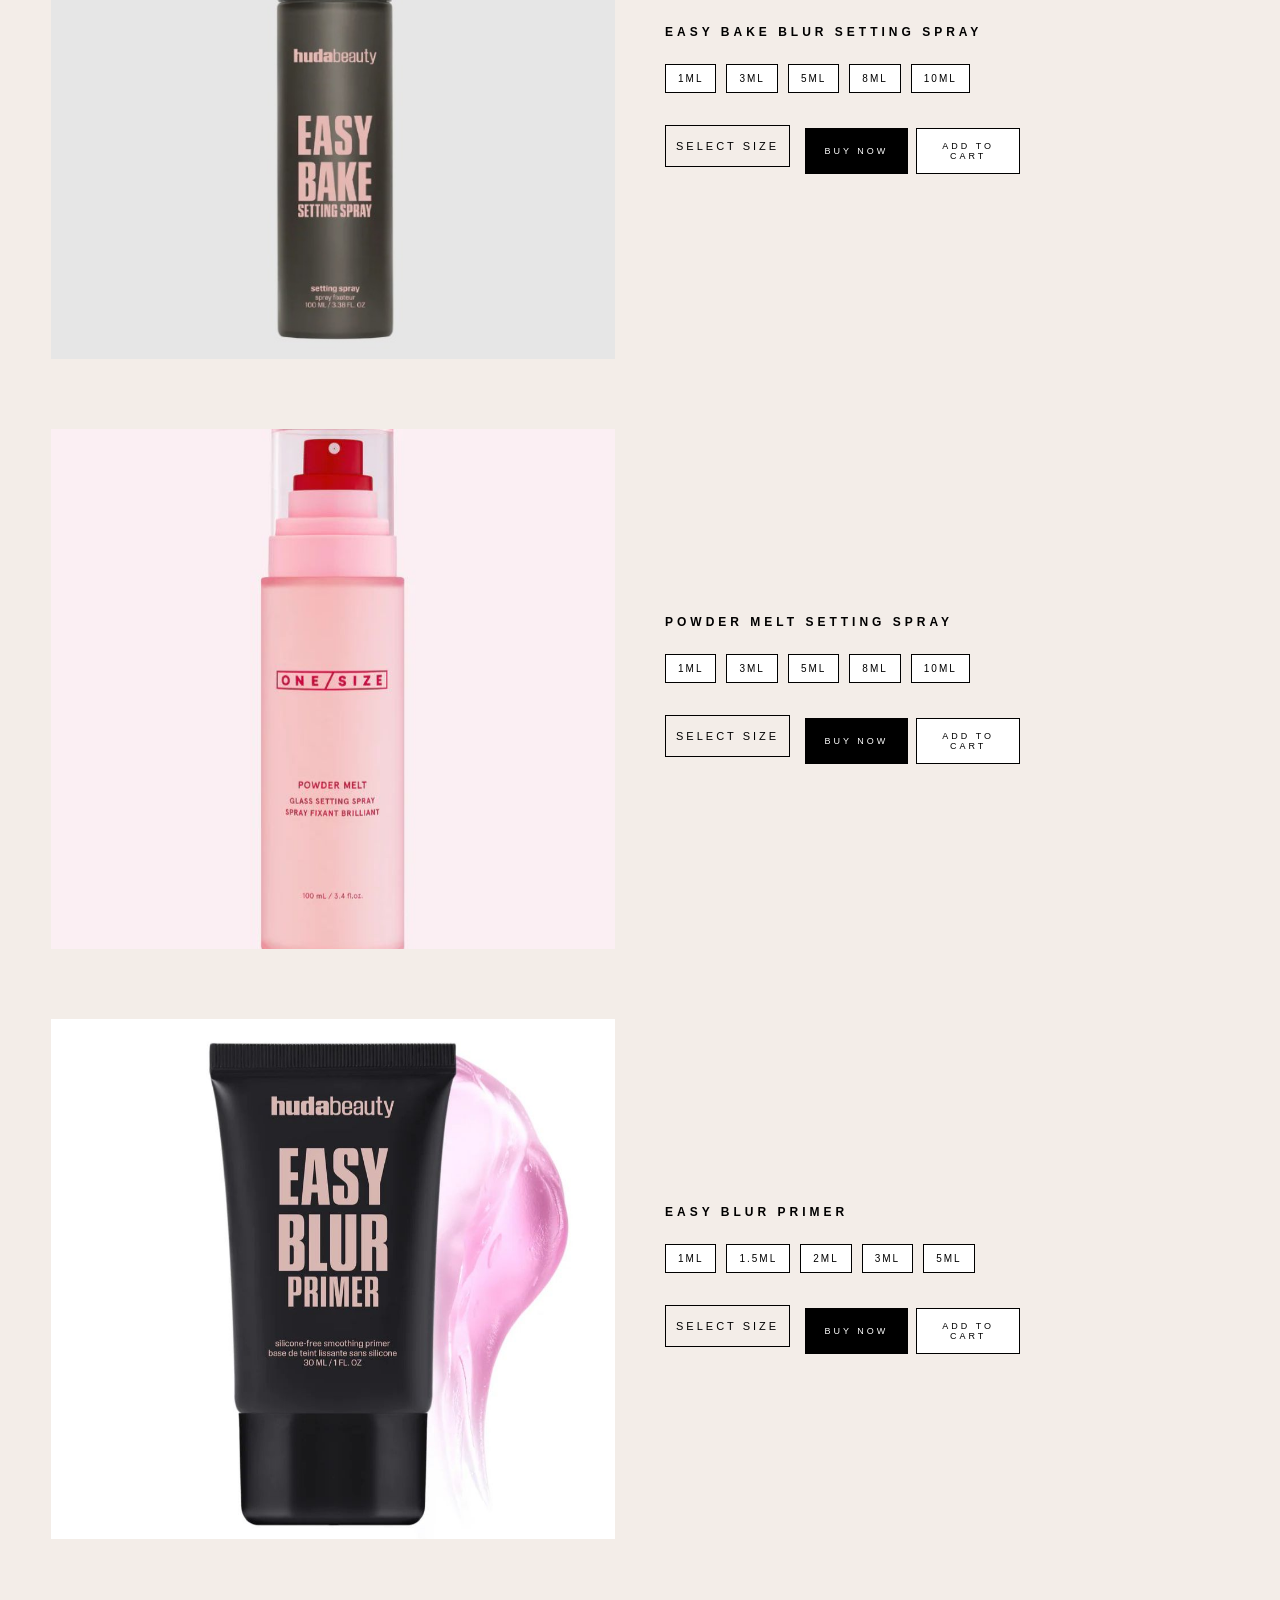
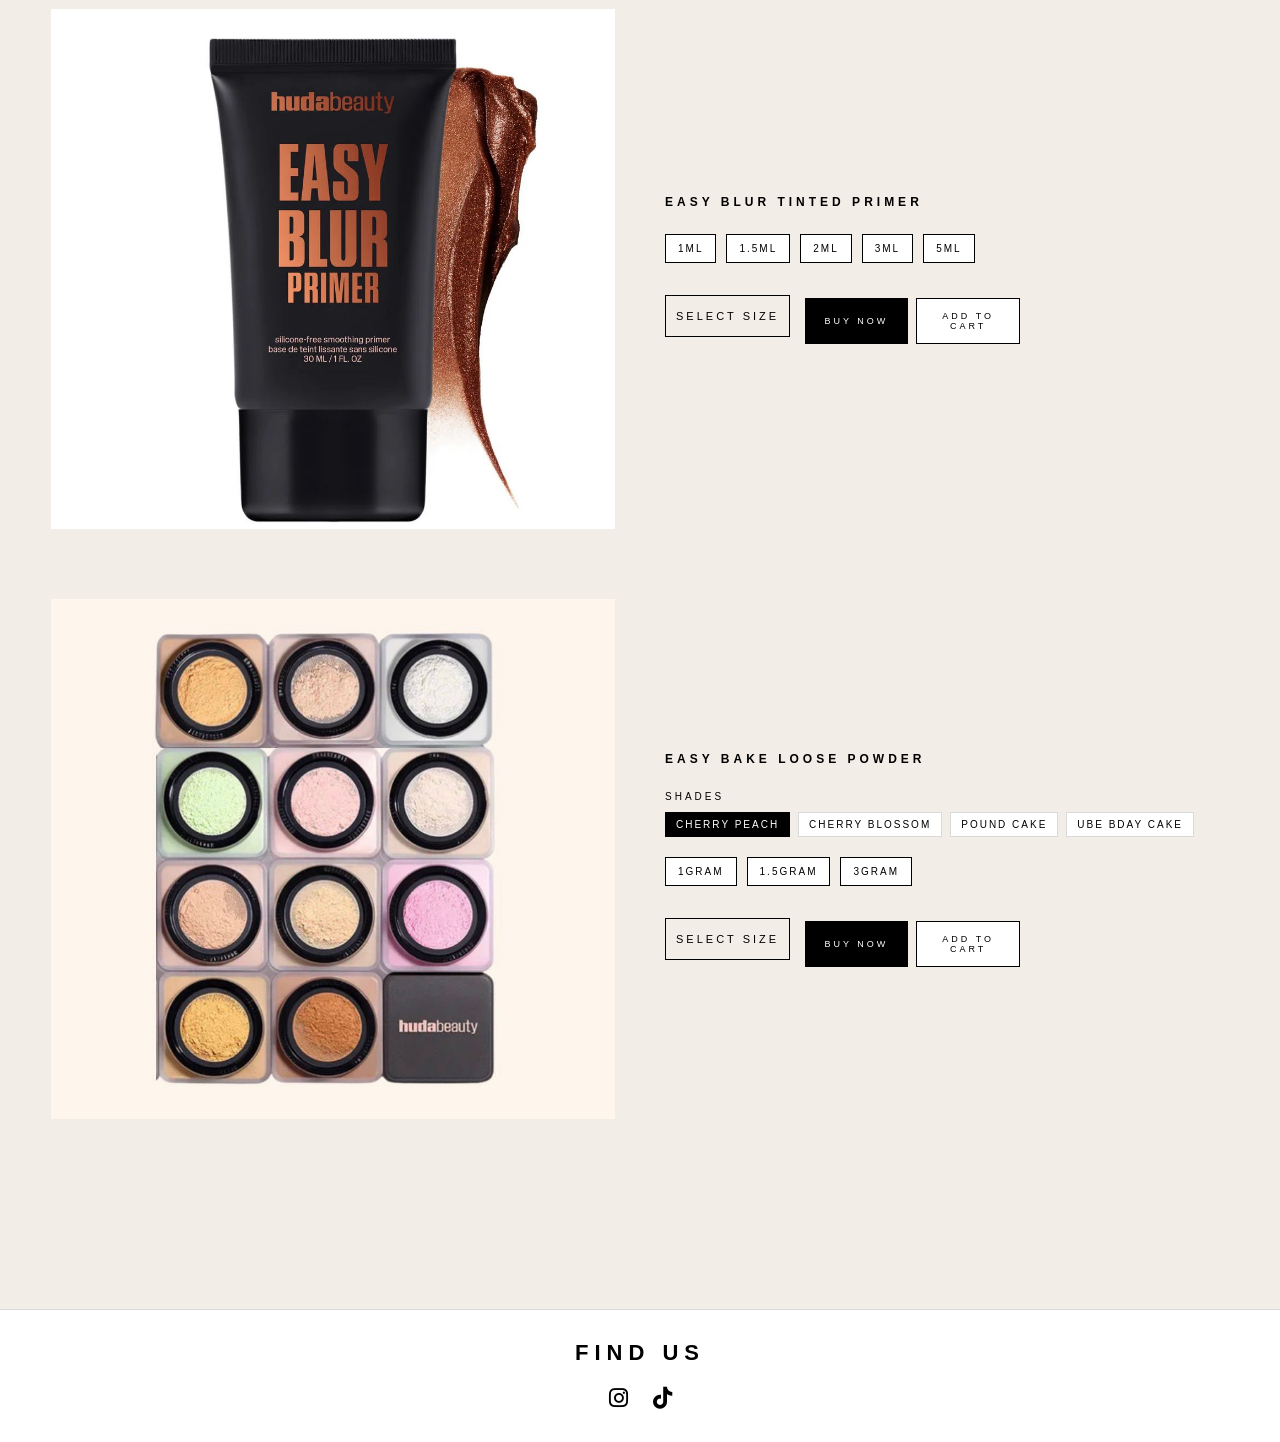
<file: miniglow.html>
<!DOCTYPE html>
<html lang="en">
<head>
<meta charset="UTF-8">
<meta name="viewport" content="width=device-width, initial-scale=1.0">
<link rel="icon" type="image/png" href="iconn.png">
<title>glowbysunkissed</title>
<link rel="stylesheet" href="TitlePage1.css">
<link rel="stylesheet" href="miniglow.css">
<style>
/* ===== CART ICON ===== */


/* ===== CART DRAWER ===== */
.cart-overlay{display:none;position:fixed;inset:0;background:rgba(0,0,0,0.4);z-index:3500;}
.cart-overlay.open{display:block;}
.cart-drawer{position:fixed;right:-420px;top:0;width:380px;max-width:92vw;height:100vh;background:#fff;z-index:4000;display:flex;flex-direction:column;transition:right 0.35s ease;box-shadow:-4px 0 24px rgba(0,0,0,0.1);}
.cart-drawer.open{right:0;}
.cart-header-bar{display:flex;justify-content:space-between;align-items:center;padding:22px 20px;border-bottom:1px solid #e8e2dc;}
.cart-title{font-family:Arial,sans-serif;font-size:11px;letter-spacing:5px;}
.cart-close{background:none;border:none;font-size:24px;cursor:pointer;color:#000;line-height:1;padding:0;}
.cart-items{flex:1;overflow-y:auto;padding:12px 20px;}
.cart-empty{font-family:Arial,sans-serif;font-size:10px;letter-spacing:3px;color:#aaa;text-align:center;margin-top:60px;}
.cart-item{display:flex;gap:12px;padding:14px 0;border-bottom:1px solid #f5f0ec;}
.cart-item-img{width:56px;height:66px;object-fit:cover;flex-shrink:0;background:#f5f0ec;}
.cart-item-info{flex:1;min-width:0;}
.cart-item-name{font-family:Arial,sans-serif;font-size:10px;letter-spacing:2px;margin:0 0 3px;white-space:nowrap;overflow:hidden;text-overflow:ellipsis;}
.cart-item-sub{font-family:Arial,sans-serif;font-size:9px;letter-spacing:1px;color:#888;margin:0 0 5px;}
.cart-item-price{font-family:Arial,sans-serif;font-size:10px;letter-spacing:2px;margin:0;}
.cart-item-remove{background:none;border:none;cursor:pointer;font-size:18px;color:#ccc;align-self:flex-start;padding:0;line-height:1;}
.cart-item-remove:hover{color:#000;}
.cart-footer-inner{padding:18px 20px;border-top:1px solid #e8e2dc;}
.cart-total-row{display:flex;justify-content:space-between;font-family:Arial,sans-serif;font-size:11px;letter-spacing:3px;margin-bottom:14px;}



/* ===== MINI BUTTONS ===== */
.mini-btn-row{display:flex;gap:8px;margin-top:10px;}
.mini-buy-btn{flex:1;padding:12px;background:#000;color:#fff;border:none;font-family:Arial,sans-serif;font-size:9px;letter-spacing:3px;cursor:pointer;transition:opacity .2s;}
.mini-buy-btn:hover{opacity:.75;}
.mini-add-btn{flex:1;padding:12px;background:#fff;color:#000;border:1px solid #000;font-family:Arial,sans-serif;font-size:9px;letter-spacing:3px;cursor:pointer;transition:background .2s,color .2s;}
.mini-add-btn:hover{background:#000;color:#fff;}
.mini-added{font-family:Arial,sans-serif;font-size:9px;letter-spacing:3px;color:#5a7a5a;text-align:center;height:14px;margin-top:4px;opacity:0;transition:opacity .3s;}
.mini-added.show{opacity:1;}
/* ===== MOBILE HEADER ===== */


@media(max-width:768px){
  /* Header */
  .fenty-header{padding:10px 0;}
  .fenty-header h1{font-size:16px;letter-spacing:4px;}
  

  /* Cart drawer — full screen on mobile */
  .cart-drawer{
    width:100vw;
    max-width:100vw;
    right:-100vw;
    display:grid;
    grid-template-rows:auto 1fr auto;
  }
  .cart-drawer.open{right:0;}

  /* Cart items scrollable in middle */
  .cart-items{
    overflow-y:auto;
    -webkit-overflow-scrolling:touch;
  }

  /* Footer always at bottom, visible */
  #cartFooter{
    position:sticky;
    bottom:0;
    background:#fff;
    box-shadow:0 -2px 12px rgba(0,0,0,0.08);
  }
  .cart-footer-inner{
    padding:16px;
  }
  .cart-total-row{
    font-size:13px;
    letter-spacing:2px;
    margin-bottom:12px;
  }
  
  

  /* Miniglow buttons */
  .mini-buy-btn,.mini-add-btn{
    font-size:11px;letter-spacing:2px;
    padding:14px 8px;min-height:48px;
  }

  /* Shop buttons */
  .btn-add-cart,.btn-buy-now{
    font-size:11px;letter-spacing:2px;
    padding:15px;min-height:50px;
  }

  .combo-box{width:100%;}
  .combo-toggle{padding:15px 16px;font-size:12px;}
  .combo-option{padding:14px 16px;font-size:12px;}
}



/* ===== CART DRAWER FIX ===== */
.cart-overlay{display:none;position:fixed;inset:0;background:rgba(0,0,0,0.4);z-index:3500;}
.cart-overlay.open{display:block;}
.cart-drawer{
  position:fixed;
  right:-100%;
  top:0;
  width:380px;
  max-width:92vw;
  height:100vh;
  background:#fff;
  z-index:4000;
  display:flex;
  flex-direction:column;
  transition:right 0.35s ease;
  box-shadow:-4px 0 24px rgba(0,0,0,0.1);
  visibility:hidden;
}
.cart-drawer.open{
  right:0;
  visibility:visible;
}
#cartFooter{display:none;}
#cartFooter[style*="block"]{display:block !important;}

@media(max-width:768px){
  .fenty-header{padding:10px 0;}
  .fenty-header h1{font-size:16px;letter-spacing:4px;}
  
  .cart-drawer{width:100vw;max-width:100vw;}
  #cartFooter[style*="block"]{
    position:sticky;
    bottom:0;
    background:#fff;
    box-shadow:0 -2px 12px rgba(0,0,0,0.08);
  }
  
  
  .cart-total-row{font-size:13px;letter-spacing:2px;margin-bottom:12px;}
  .mini-buy-btn,.mini-add-btn{font-size:11px;letter-spacing:2px;padding:14px 8px;min-height:48px;}
  .btn-add-cart,.btn-buy-now{font-size:11px;letter-spacing:2px;padding:15px;min-height:50px;}
  .combo-box{width:100%;}
  .combo-toggle{padding:15px 16px;font-size:12px;}
  .combo-option{padding:14px 16px;font-size:12px;}
}


/* ===== CART ICON POSITION FIX ===== */
.fenty-header{position:relative;}

.cart-icon svg{display:block;flex-shrink:0;}

@media(max-width:768px){
  
}

.fenty-header{position:relative;}
.cart-icon{position:absolute;right:24px;top:50%;transform:translateY(-50%);cursor:pointer;display:flex;align-items:center;gap:6px;z-index:3000;}
.cart-icon svg{display:block;}
.cart-count{font-family:Arial,sans-serif;font-size:10px;color:#000;}
.cart-send-btn{width:100%;padding:14px;background:#000;color:#fff;border:none;font-family:Arial,sans-serif;font-size:9px;letter-spacing:3px;cursor:pointer;margin-bottom:8px;transition:opacity .2s;}
.cart-clear-btn{width:100%;padding:10px;background:none;color:#888;border:1px solid #ccc;font-family:Arial,sans-serif;font-size:8px;letter-spacing:3px;cursor:pointer;display:block !important;}
@media(max-width:768px){
  .cart-send-btn{font-size:9px;letter-spacing:2px;padding:15px;min-height:50px;}
  .cart-clear-btn{font-size:8px;padding:12px;min-height:44px;display:block !important;}
}

/* ===== MOBILE CART FOOTER FIX ===== */
@media(max-width:768px){
  .cart-drawer{
    height: 100%;
    height: -webkit-fill-available;
    padding-bottom: env(safe-area-inset-bottom, 0px);
  }
  #cartFooter{
    position: sticky;
    bottom: 0;
    background: #fff;
    z-index: 10;
    box-shadow: 0 -2px 12px rgba(0,0,0,0.08);
    padding-bottom: max(16px, env(safe-area-inset-bottom, 16px));
  }
  #cartFooter[style*="block"],
  #cartFooter[style*="flex"] {
    display: block !important;
  }
  .cart-footer-inner{
    padding: 16px 16px;
  }
  .cart-send-btn{
    font-size: 11px;
    letter-spacing: 3px;
    padding: 18px 12px;
    min-height: 54px;
    width: 100%;
    display: block;
    margin-bottom: 10px;
  }
  .cart-clear-btn{
    font-size: 10px;
    letter-spacing: 2px;
    padding: 14px 12px;
    min-height: 48px;
    width: 100%;
    display: block !important;
  }
  .cart-total-row{
    font-size: 13px;
    letter-spacing: 2px;
    padding: 4px 0;
    margin-bottom: 14px;
  }
  .cart-items{
    overflow-y: auto;
    -webkit-overflow-scrolling: touch;
    padding-bottom: 8px;
  }
}

</style>
</head>

<body>

<div class="announcement-bar">

<button class="announce-btn" id="announcePrev">&#8249;</button>

<div class="announcement-container">
<div class="announcement-slider" id="announcementSlider">
<span class="announcement-item">WELCOME GORGEOUS !</span>
<span class="announcement-item">YOUR FAVORITE BRANDS ARE WAITING</span>
<span class="announcement-item">KEEP GLOWING BEAUTIFUL</span>
</div>
</div>

<button class="announce-btn" id="announceNext">&#8250;</button>

</div>

<header class="fenty-header">
<!-- MOBILE OVERLAY -->
<div class="mobile-overlay" id="mobileOverlay"></div>

<!-- MOBILE MENU -->
<div class="mobile-menu" id="mobileMenu">

  <div class="mobile-menu-header">
    <span>MENU</span>
    <button class="mobile-close" id="closeMenuBtn" aria-label="Close menu">&times;</button>
  </div>

  <div class="mobile-menu-content">
    <a href="miniglow" class="mobile-menu-link">MINIGLOW !</a>
            <a href="shop" class="mobile-menu-link">SHOP ALL</a>
    <a href="shop?filter=face" class="mobile-menu-link">FACE</a>
    <a href="shop?filter=cheeks" class="mobile-menu-link">CHEEKS</a>
    <a href="shop?filter=eyes" class="mobile-menu-link">EYES</a>
    <a href="shop?filter=lips" class="mobile-menu-link">LIPS</a>
    <a href="shop?filter=brush" class="mobile-menu-link">BRUSH</a>

    <!-- BRANDS COMBO BOX -->
    <div class="mobile-menu-group brands-combo">
      <button class="mobile-menu-link combo-toggle" type="button">
        <span>BRANDS</span>
        <span class="combo-icon">+</span>
      </button>

      <div class="mobile-submenu">
        <a href="shop?filter=hudabeauty">HUDABEAUTY</a>
        <a href="shop?filter=makeupbymario">MAKEUPBYMARIO</a>
        <a href="shop?filter=fentybeauty">FENTYBEAUTY</a>
        <a href="shop?filter=refy">REFY</a>
        <a href="shop?filter=loca">LOCA</a>
        <a href="shop?filter=kosas">KOSAS</a>
        <a href="shop?filter=onesize">ONESIZE</a>
        <a href="shop?filter=hauslabs">HAUSLABS</a>
        <a href="shop?filter=saie">SAIE</a>
      </div>
    </div>

    <div class="mobile-world-title">
      <strong>GLOWERS</strong> WORLD
    </div>

    <div class="mobile-world-links">
      <a href="#" class="mobile-menu-link findus-toggle">FIND US</a>

      <div class="findus-submenu">
        <a href="https://www.instagram.com/glow.bysunkissed">INSTAGRAM</a>
        <a href="https://www.tiktok.com/@sunkissedreview">TIKTOK</a>
      </div>

      <a href="ourstory">OUR STORY</a>
    </div>

  </div>
</div>

<!-- MENU ICON -->
<div class="menu-icon" id="menuBtn">
<span></span>
<span></span>
<span></span>
</div>

<h1>
<a href="index" class="logo-link">GLOWBYSUNKISSED</a>
</h1>
<div class="cart-icon" id="cartIcon" onclick="openCart()" style="cursor:pointer;">
<svg width="20" height="20" viewBox="0 0 24 24" fill="none" stroke="#000" stroke-width="1.5">
<path d="M6 2L3 6v14a2 2 0 002 2h14a2 2 0 002-2V6l-3-4z"/>
<line x1="3" y1="6" x2="21" y2="6"/>
<path d="M16 10a4 4 0 01-8 0"/>
</svg>
<span class="cart-count" id="cartCount">0</span>
</div>

</header>

<div class="cart-overlay" id="cartOverlay" onclick="closeCart()"></div>
<div class="cart-drawer" id="cartDrawer">
<div class="cart-header-bar">
<span class="cart-title">YOUR BAG</span>
<button class="cart-close" onclick="closeCart()">&times;</button>
</div>
<div class="cart-items" id="cartItems"><p class="cart-empty">Your bag is empty</p></div>
<div id="cartFooter" style="display:none">
<div class="cart-footer-inner">
<div class="cart-total-row"><span>TOTAL</span><span id="cartTotal">BD 0</span></div>
<button class="cart-send-btn" onclick="sendOrder()">SEND ORDER ON WHATSAPP</button>
<button class="cart-clear-btn" onclick="clearCart()">CLEAR BAG</button>
</div>
</div>
</div>

<!-- MEGA MENU -->
<div class="mega-menu luxury-menu">
  <div class="mega-grid luxury-mega-grid">

    <a href="shop?filter=face" class="luxury-mega-item">
      <img src="headerpc/face.jpg" alt="FACE">
      <div class="mega-content">
        <span></span>
        <p>FACE</p>
      </div>
    </a>

    <a href="shop?filter=cheeks" class="luxury-mega-item">
      <img src="headerpc/cheeks.jpg" alt="CHEEKS">
      <div class="mega-content">
        <span></span>
        <p>CHEEKS</p>
      </div>
    </a>

    <a href="shop?filter=eyes" class="luxury-mega-item">
      <img src="headerpc/eyes.jpg" alt="EYES">
      <div class="mega-content">
        <span></span>
        <p>EYES</p>
      </div>
    </a>

    <a href="miniglow" class="luxury-mega-item">
      <img src="miniglow/miniglow.jpeg" alt="MINIGLOW">
      <div class="mega-content">
        <span></span>
        <p>MINIGLOW !</p>
      </div>
    </a>

    <a href="shop?filter=lips" class="luxury-mega-item">
      <img src="headerpc/lips.jpg" alt="LIPS">
      <div class="mega-content">
        <span></span>
        <p>LIPS</p>
      </div>
    </a>

    <a href="shop?filter=brush" class="luxury-mega-item">
      <img src="headerpc/brush.jpg" alt="BRUSH">
      <div class="mega-content">
        <span></span>
        <p>BRUSH</p>
      </div>
    </a>

  </div>
</div>




<!-- MINI GLOW SECTION -->

<section class="mini-section">

<h2 class="mini-title">MINI GLOW</h2>
<p class="mini-sub">MINI SIZE. MAX GLOW</p>

<!-- PRODUCT 1 -->
<div class="mini-card" id="product1">

<div class="mini-images">
<img src="miniglow/product 1.jpg">
<img src="miniglow/product 2of1.jpg" class="hover-img">
</div>

<div class="mini-info">

<h3 class="mini-name">BEAUTY OF JOSEON - GLOW SERUM</h3>

<div class="mini-sizes">
<button class="size-btn" data-price="0.35">1ML</button>
<button class="size-btn" data-price="1">3ML</button>
<button class="size-btn" data-price="1.7">5ML</button>
<button class="size-btn" data-price="2.5">8ML</button>
<button class="size-btn" data-price="3">10ML</button>
</div>

<div class="order-row">
<span class="selected-price">SELECT SIZE</span>

<div class="mini-btn-row"><button class="mini-buy-btn" onclick="miniBuyNow(this)">BUY NOW</button><button class="mini-add-btn" onclick="miniAddToCart(this)">ADD TO CART</button></div><p class="mini-added"></p>
</div>

</div>

</div>

<!-- PRODUCT 2 -->
<div class="mini-card">

<div class="mini-images">
<img src="miniglow/product 2.jpg">
<img src="miniglow/product 2of2.jpg" class="hover-img">
</div>

<div class="mini-info">

<h3 class="mini-name">SKIN1004 - TONE BRIGHTENING AMPOULE</h3>

<div class="mini-sizes">
<button class="size-btn" data-price="0.3">1ML</button>
<button class="size-btn" data-price="0.9">3ML</button>
<button class="size-btn" data-price="1.5">5ML</button>
<button class="size-btn" data-price="2.4">8ML</button>
<button class="size-btn" data-price="2.8">10ML</button>
</div>

<div class="order-row">
<span class="selected-price">SELECT SIZE</span>

<div class="mini-btn-row"><button class="mini-buy-btn" onclick="miniBuyNow(this)">BUY NOW</button><button class="mini-add-btn" onclick="miniAddToCart(this)">ADD TO CART</button></div><p class="mini-added"></p>
</div>

</div>

</div>

<!-- PRODUCT 3 -->
<div class="mini-card">

<div class="mini-images">
<img src="miniglow/pore1.jpeg">
<img src="miniglow/pore2.jpeg" class="hover-img">
</div>

<div class="mini-info">

<h3 class="mini-name">SKIN1004 - POREMIZING FRESH AMPOULE</h3>

<div class="mini-sizes">
<button class="size-btn" data-price="0.3">1ML</button>
<button class="size-btn" data-price="0.9">3ML</button>
<button class="size-btn" data-price="1.5">5ML</button>
<button class="size-btn" data-price="2.4">8ML</button>
<button class="size-btn" data-price="3">10ML</button>
</div>

<div class="order-row">
<span class="selected-price">SELECT SIZE</span>

<div class="mini-btn-row"><button class="mini-buy-btn" onclick="miniBuyNow(this)">BUY NOW</button><button class="mini-add-btn" onclick="miniAddToCart(this)">ADD TO CART</button></div><p class="mini-added"></p>
</div>

</div>

</div>

<!-- PRODUCT 4 -->
<div class="mini-card">

<div class="mini-images">
<img src="miniglow/kiehls1.jpg">
<img src="miniglow/kiehls2.jpg" class="hover-img">
</div>

<div class="mini-info">

<h3 class="mini-name">KIEHL'S CREAMY EYE TREATMENT</h3>

<div class="mini-sizes">
<button class="size-btn" data-price="1.4">1ML</button>
<button class="size-btn" data-price="2.1">1.5ML</button>
<button class="size-btn" data-price="4.2">3ML</button>
<button class="size-btn" data-price="5.6">4ML</button>
</div>

<div class="order-row">
<span class="selected-price">SELECT SIZE</span>

<div class="mini-btn-row"><button class="mini-buy-btn" onclick="miniBuyNow(this)">BUY NOW</button><button class="mini-add-btn" onclick="miniAddToCart(this)">ADD TO CART</button></div><p class="mini-added"></p>
</div>

</div>

</div>

<!-- PRODUCT 5 -->
<div class="mini-card">

<div class="mini-images">
<img src="miniglow/powder1.jpeg">
<img src="miniglow/powder2.jpeg" class="hover-img">
</div>

<div class="mini-info">

<h3 class="mini-name">SOFT BLUR SETTING POWDER - FAIR PINK</h3>

<div class="mini-sizes">
<button class="size-btn" data-price="1">1GRAM</button>
<button class="size-btn" data-price="1.5">1.5GRAM</button>
<button class="size-btn" data-price="3">3GRAM</button>
<button class="size-btn" data-price="4.5">5GRAM</button>
</div>

<div class="order-row">
<span class="selected-price">SELECT SIZE</span>

<div class="mini-btn-row"><button class="mini-buy-btn" onclick="miniBuyNow(this)">BUY NOW</button><button class="mini-add-btn" onclick="miniAddToCart(this)">ADD TO CART</button></div><p class="mini-added"></p>
</div>

</div>

</div>

<!-- PRODUCT 6 -->
<div class="mini-card">

<div class="mini-images">
<img src="miniglow/primer1.jpg">
<img src="miniglow/primer2.jpg" class="hover-img">
</div>

<div class="mini-info">

<h3 class="mini-name">FACE GLUE GRIPPING PRIMER</h3>

<div class="mini-sizes">
<button class="size-btn" data-price="0.5">1ML</button>
<button class="size-btn" data-price="1">1.5ML</button>
<button class="size-btn" data-price="1.5">3ML</button>
<button class="size-btn" data-price="2.5">5ML</button>
</div>

<div class="order-row">
<span class="selected-price">SELECT SIZE</span>

<div class="mini-btn-row"><button class="mini-buy-btn" onclick="miniBuyNow(this)">BUY NOW</button><button class="mini-add-btn" onclick="miniAddToCart(this)">ADD TO CART</button></div><p class="mini-added"></p>
</div>

</div>

</div>

<!-- PRODUCT 7 -->
<div class="mini-card">

<div class="mini-images">
<img src="miniglow/spray1.jpg">
<img src="miniglow/spray2.jpg" class="hover-img">
</div>

<div class="mini-info">

<h3 class="mini-name">FACE GLUE SETTING SPRAY</h3>

<div class="mini-sizes">
<button class="size-btn" data-price="0.3">1ML</button>
<button class="size-btn" data-price="0.9">3ML</button>
<button class="size-btn" data-price="1.5">5ML</button>
<button class="size-btn" data-price="2.4">8ML</button>
<button class="size-btn" data-price="3">10ML</button>
</div>

<div class="order-row">
<span class="selected-price">SELECT SIZE</span>

<div class="mini-btn-row"><button class="mini-buy-btn" onclick="miniBuyNow(this)">BUY NOW</button><button class="mini-add-btn" onclick="miniAddToCart(this)">ADD TO CART</button></div><p class="mini-added"></p>
</div>

</div>

</div>

<!-- PRODUCT 8 -->
<div class="mini-card">

<div class="mini-images">
<img src="miniglow/brow1.jpg">
<img src="miniglow/brow2.jpg" class="hover-img">
</div>

<div class="mini-info">

<h3 class="mini-name">MIXUP BROW WAX</h3>

<div class="mini-sizes">
<button class="size-btn" data-price="0.3">1GRAM</button>
<button class="size-btn" data-price="0.4">1.5GRAM</button>
<button class="size-btn" data-price="0.9">3GRAM</button>
<button class="size-btn" data-price="1.5">5GRAM</button>
</div>

<div class="order-row">
<span class="selected-price">SELECT SIZE</span>

<div class="mini-btn-row"><button class="mini-buy-btn" onclick="miniBuyNow(this)">BUY NOW</button><button class="mini-add-btn" onclick="miniAddToCart(this)">ADD TO CART</button></div><p class="mini-added"></p>
</div>

</div>

</div>
<!-- PRODUCT 9 -->
<div class="mini-card">

<div class="mini-images">
<img src="miniglow/loca1.jpg">
<img src="miniglow/loca2.jpg" class="hover-img">
</div>

<div class="mini-info">

<h3 class="mini-name">LOCA DEWY SETTING SPRAY</h3>

<div class="mini-sizes">
<button class="size-btn" data-price="0.2">1ML</button>
<button class="size-btn" data-price="0.6">3ML</button>
<button class="size-btn" data-price="1">5ML</button>
<button class="size-btn" data-price="1.6">8ML</button>
<button class="size-btn" data-price="2">10ML</button>
</div>

<div class="order-row">
<span class="selected-price">SELECT SIZE</span>

<div class="mini-btn-row"><button class="mini-buy-btn" onclick="miniBuyNow(this)">BUY NOW</button><button class="mini-add-btn" onclick="miniAddToCart(this)">ADD TO CART</button></div><p class="mini-added"></p>
</div>

</div>

</div>

<!-- PRODUCT 10 -->
<div class="mini-card">

<div class="mini-images">
<img src="miniglow/embryolisse1.jpeg">
<img src="miniglow/embryolisse2.jpeg" class="hover-img">
</div>

<div class="mini-info">

<h3 class="mini-name">EMBRYOLISSE - LAIT CREME CONCENTRE</h3>

<div class="mini-sizes">
<button class="size-btn" data-price="0.2">1ML</button>
<button class="size-btn" data-price="0.6">3ML</button>
<button class="size-btn" data-price="1">5ML</button>
<button class="size-btn" data-price="2">10ML</button>
</div>

<div class="order-row">
<span class="selected-price">SELECT SIZE</span>

<div class="mini-btn-row"><button class="mini-buy-btn" onclick="miniBuyNow(this)">BUY NOW</button><button class="mini-add-btn" onclick="miniAddToCart(this)">ADD TO CART</button></div><p class="mini-added"></p>
</div>

</div>

</div>


<!-- PRODUCT 12 -->
<div class="mini-card">

<div class="mini-images">
<img src="miniglow/product 12.jpg">
<img src="miniglow/product 12 1.jpg" class="hover-img">
</div>

<div class="mini-info">

<h3 class="mini-name">BORN THIS WAY - LATTE</h3>

<div class="mini-sizes">
<button class="size-btn" data-price="1.7">1ML</button>
<button class="size-btn" data-price="2.5">1.5ML</button>
<button class="size-btn" data-price="3.4">2ML</button>
</div>

<div class="order-row">
<span class="selected-price">SELECT SIZE</span>

<div class="mini-btn-row"><button class="mini-buy-btn" onclick="miniBuyNow(this)">BUY NOW</button><button class="mini-add-btn" onclick="miniAddToCart(this)">ADD TO CART</button></div><p class="mini-added"></p>
</div>

</div>

</div>

<!-- PRODUCT 13 -->
<div class="mini-card" data-name="ULTIMATE BLURRING POWDER - TRANSLUCENT">

<div class="mini-images">
<img src="miniglow/product 13 1.jpg">
<img src="miniglow/product 13.jpg" class="hover-img">
</div>

<div class="mini-info">

<h3 class="mini-name">ULTIMATE BLURRING POWDER - TRANSLUCENT</h3>

<div class="mini-sizes">
<button class="size-btn" data-price="0.75">1GRAM</button>
<button class="size-btn" data-price="1.1">1.5GRAM</button>
<button class="size-btn" data-price="2.25">3GRAM</button>
<button class="size-btn" data-price="3.5">5GRAM</button>
</div>

<div class="order-row">
<span class="selected-price">SELECT SIZE</span>

<div class="mini-btn-row"><button class="mini-buy-btn" onclick="miniBuyNow(this)">BUY NOW</button><button class="mini-add-btn" onclick="miniAddToCart(this)">ADD TO CART</button></div><p class="mini-added"></p>
</div>

</div>

</div>

<!-- PRODUCT 14 -->
<div class="mini-card" data-name="ULTIMATE BLURRING POWDER - ULTRA PINK">

<div class="mini-images">
<img src="miniglow/product 14.jpg">
<img src="miniglow/product 14 1.jpg" class="hover-img">
</div>

<div class="mini-info">

<h3 class="mini-name">ULTIMATE BLURRING POWDER - ULTRA PINK</h3>

<div class="mini-sizes">
<button class="size-btn" data-price="0.75">1GRAM</button>
<button class="size-btn" data-price="1.1">1.5GRAM</button>
<button class="size-btn" data-price="2.25">3GRAM</button>
<button class="size-btn" data-price="3.5">5GRAM</button>
</div>

<div class="order-row">
<span class="selected-price">SELECT SIZE</span>

<div class="mini-btn-row"><button class="mini-buy-btn" onclick="miniBuyNow(this)">BUY NOW</button><button class="mini-add-btn" onclick="miniAddToCart(this)">ADD TO CART</button></div><p class="mini-added"></p>
</div>

</div>

</div>

<!-- PRODUCT 16 -->
<div class="mini-card" data-name="DALALID GLOW BASE - MOTHER OF PEARLS">

<div class="mini-images">
<img src="miniglow/product 16.jpg">
<img src="miniglow/product 16 1.jpg" class="hover-img">
</div>

<div class="mini-info">

<h3 class="mini-name">DALALID GLOW BASE - MOTHER OF PEARLS</h3>

<div class="mini-sizes">
<button class="size-btn" data-price="1">1ML</button>
<button class="size-btn" data-price="2">2ML</button>
<button class="size-btn" data-price="3">3ML</button>
<button class="size-btn" data-price="4">4ML</button>
</div>

<div class="order-row">
<span class="selected-price">SELECT SIZE</span>

<div class="mini-btn-row"><button class="mini-buy-btn" onclick="miniBuyNow(this)">BUY NOW</button><button class="mini-add-btn" onclick="miniAddToCart(this)">ADD TO CART</button></div><p class="mini-added"></p>
</div>

</div>

</div>





<!-- PRODUCT 19 -->
<div class="mini-card" data-name="GLOW AND SCULPT PRIMER">

<div class="mini-images">
<img src="miniglow/product 19.jpg">
<img src="miniglow/product 19 1.jpg" class="hover-img">
</div>

<div class="mini-info">

<h3 class="mini-name">GLOW AND SCULPT PRIMER</h3>

<div class="mini-sizes">
<button class="size-btn" data-price="0.4">1ML</button>
<button class="size-btn" data-price="1.2">3ML</button>
<button class="size-btn" data-price="1.5">5ML</button>
</div>

<div class="order-row">
<span class="selected-price">SELECT SIZE</span>

<div class="mini-btn-row"><button class="mini-buy-btn" onclick="miniBuyNow(this)">BUY NOW</button><button class="mini-add-btn" onclick="miniAddToCart(this)">ADD TO CART</button></div><p class="mini-added"></p>
</div>

</div>

</div>

<!-- PRODUCT 20 -->
<div class="mini-card" data-name="GLOSS HIGHLIGHTER - TOPAZ">

<div class="mini-images">
<img src="miniglow/product 20.jpg">
<img src="miniglow/product 20 1.jpg" class="hover-img">
</div>

<div class="mini-info">

<h3 class="mini-name">GLOSS HIGHLIGHTER - TOPAZ</h3>

<div class="mini-sizes">
<button class="size-btn" data-price="0.6">1ML</button>
<button class="size-btn" data-price="0.9">1.5ML</button>
<button class="size-btn" data-price="1.2">2ML</button>
<button class="size-btn" data-price="1.5">3ML</button>
</div>

<div class="order-row">
<span class="selected-price">SELECT SIZE</span>

<div class="mini-btn-row"><button class="mini-buy-btn" onclick="miniBuyNow(this)">BUY NOW</button><button class="mini-add-btn" onclick="miniAddToCart(this)">ADD TO CART</button></div><p class="mini-added"></p>
</div>

</div>

</div>

<!-- PRODUCT 21 -->
<div class="mini-card" data-name="SOFT LUMINOUS FOUNDATION - 310">

<div class="mini-images">
<img src="miniglow/product 21.jpg">
<img src="miniglow/product 21 1.jpg" class="hover-img">
</div>

<div class="mini-info">

<h3 class="mini-name">SOFT LUMINOUS FOUNDATION - 310</h3>

<div class="mini-sizes">
<button class="size-btn" data-price="0.8">1ML</button>
<button class="size-btn" data-price="1.2">1.5ML</button>
<button class="size-btn" data-price="2.4">3ML</button>
<button class="size-btn" data-price="4">5ML</button>
</div>

<div class="order-row">
<span class="selected-price">SELECT SIZE</span>

<div class="mini-btn-row"><button class="mini-buy-btn" onclick="miniBuyNow(this)">BUY NOW</button><button class="mini-add-btn" onclick="miniAddToCart(this)">ADD TO CART</button></div><p class="mini-added"></p>
</div>

</div>

</div>

<!-- PRODUCT 22 -->
<div class="mini-card" data-name="AIRBRUSH FLAWLESS FINISH">

<div class="mini-images">
<img src="miniglow/product 22.jpg">
<img src="miniglow/product 22 1.jpg" class="hover-img">
</div>

<div class="mini-info">

<h3 class="mini-name">AIRBRUSH FLAWLESS FINISH</h3>

<div class="mini-sizes">
<button class="size-btn" data-price="0.35">1ML</button>
<button class="size-btn" data-price="1">3ML</button>
<button class="size-btn" data-price="1.7">5ML</button>
<button class="size-btn" data-price="2.8">8ML</button>
<button class="size-btn" data-price="3.3">10ML</button>
</div>

<div class="order-row">
<span class="selected-price">SELECT SIZE</span>

<div class="mini-btn-row"><button class="mini-buy-btn" onclick="miniBuyNow(this)">BUY NOW</button><button class="mini-add-btn" onclick="miniAddToCart(this)">ADD TO CART</button></div><p class="mini-added"></p>
</div>

</div>

</div>

<!-- PRODUCT 23 -->
<div class="mini-card" data-name="ALL NIGHTER SETTING SPRAY">

<div class="mini-images">
<img src="miniglow/product 23.jpg">
<img src="miniglow/product 23 1.jpg" class="hover-img">
</div>

<div class="mini-info">

<h3 class="mini-name">ALL NIGHTER SETTING SPRAY</h3>

<div class="mini-sizes">
<button class="size-btn" data-price="0.3">1ML</button>
<button class="size-btn" data-price="0.9">3ML</button>
<button class="size-btn" data-price="1.5">5ML</button>
<button class="size-btn" data-price="2.4">8ML</button>
<button class="size-btn" data-price="3">10ML</button>
</div>

<div class="order-row">
<span class="selected-price">SELECT SIZE</span>

<div class="mini-btn-row"><button class="mini-buy-btn" onclick="miniBuyNow(this)">BUY NOW</button><button class="mini-add-btn" onclick="miniAddToCart(this)">ADD TO CART</button></div><p class="mini-added"></p>
</div>

</div>

</div>

<!-- PRODUCT 24 -->
<div class="mini-card" data-name="ALL NIGHTER SETTING SPRAY - VITAMIN C">

<div class="mini-images">
<img src="miniglow/product 24.jpg">
<img src="miniglow/product 24 1.jpg" class="hover-img">
</div>

<div class="mini-info">

<h3 class="mini-name">ALL NIGHTER SETTING SPRAY - VITAMIN C</h3>

<div class="mini-sizes">
<button class="size-btn" data-price="0.3">1ML</button>
<button class="size-btn" data-price="0.9">3ML</button>
<button class="size-btn" data-price="1.5">5ML</button>
<button class="size-btn" data-price="2.4">8ML</button>
<button class="size-btn" data-price="3">10ML</button>
</div>

<div class="order-row">
<span class="selected-price">SELECT SIZE</span>

<div class="mini-btn-row"><button class="mini-buy-btn" onclick="miniBuyNow(this)">BUY NOW</button><button class="mini-add-btn" onclick="miniAddToCart(this)">ADD TO CART</button></div><p class="mini-added"></p>
</div>

</div>

</div>







<!-- PRODUCT 28 -->
<div class="mini-card" data-name="EASY BLUR FOUNDATION - LATTE 300N">

<div class="mini-images">
<img src="miniglow/product 28.jpeg">
<img src="miniglow/product 28 1.jpeg" class="hover-img">
</div>

<div class="mini-info">

<h3 class="mini-name">EASY BAKE LOOSE POWDER </h3> 
<div class="shades-box">

<div class="shades-title">SHADES</div>

<div class="shades-list">

<button class="shade-btn active">LATTE</button>
<button class="shade-btn">CREME BRULEE</button>
<button class="shade-btn">TRES LECHES</button>

</div>

</div>

<div class="mini-sizes">
<button class="size-btn" data-price="1">1ML</button>
<button class="size-btn" data-price="1.5">1.5ML</button>
<button class="size-btn" data-price="2">2ML</button>
<button class="size-btn" data-price="3">3ML</button>
<button class="size-btn" data-price="5">5ML</button>
</div>

<div class="order-row">
<span class="selected-price">SELECT SIZE</span>

<div class="mini-btn-row"><button class="mini-buy-btn" onclick="miniBuyNow(this)">BUY NOW</button><button class="mini-add-btn" onclick="miniAddToCart(this)">ADD TO CART</button></div><p class="mini-added"></p>
</div>

</div>

</div>

<!-- PRODUCT 29 -->
<div class="mini-card" data-name="EASY BAKE BLUR SETTING SPRAY">

<div class="mini-images">
<img src="miniglow/product 29.jpg">
<img src="miniglow/product 29 1.jpg" class="hover-img">
</div>

<div class="mini-info">

<h3 class="mini-name">EASY BAKE BLUR SETTING SPRAY</h3>

<div class="mini-sizes">
<button class="size-btn" data-price="0.3">1ML</button>
<button class="size-btn" data-price="0.9">3ML</button>
<button class="size-btn" data-price="1.5">5ML</button>
<button class="size-btn" data-price="2.4">8ML</button>
<button class="size-btn" data-price="3">10ML</button>
</div>

<div class="order-row">
<span class="selected-price">SELECT SIZE</span>

<div class="mini-btn-row"><button class="mini-buy-btn" onclick="miniBuyNow(this)">BUY NOW</button><button class="mini-add-btn" onclick="miniAddToCart(this)">ADD TO CART</button></div><p class="mini-added"></p>
</div>

</div>

</div>



<!-- PRODUCT 33 -->
<div class="mini-card" data-name="POWDER MELT SETTING SPRAY">

<div class="mini-images">
<img src="miniglow/melt1.jpeg">
<img src="miniglow/melt2.jpeg" class="hover-img">
</div>

<div class="mini-info">

<h3 class="mini-name">POWDER MELT SETTING SPRAY</h3>

<div class="mini-sizes">
<button class="size-btn" data-price="0.35">1ML</button>
<button class="size-btn" data-price="1">3ML</button>
<button class="size-btn" data-price="1.75">5ML</button>
<button class="size-btn" data-price="2.7">8ML</button>
<button class="size-btn" data-price="3.3">10ML</button>
</div>

<div class="order-row">
<span class="selected-price">SELECT SIZE</span>

<div class="mini-btn-row"><button class="mini-buy-btn" onclick="miniBuyNow(this)">BUY NOW</button><button class="mini-add-btn" onclick="miniAddToCart(this)">ADD TO CART</button></div><p class="mini-added"></p>
</div>

</div>

</div>

<!-- PRODUCT 34 -->
<div class="mini-card" data-name="EASY BLUR PRIMER">

<div class="mini-images">
<img src="miniglow/blurprimer1.jpeg">
<img src="miniglow/blurprimer2.jpeg" class="hover-img">
</div>

<div class="mini-info">

<h3 class="mini-name">EASY BLUR PRIMER</h3>

<div class="mini-sizes">
<button class="size-btn" data-price="0.7">1ML</button>
<button class="size-btn" data-price="1">1.5ML</button>
<button class="size-btn" data-price="1.4">2ML</button>
<button class="size-btn" data-price="2.1">3ML</button>
<button class="size-btn" data-price="3.3">5ML</button>
</div>

<div class="order-row">
<span class="selected-price">SELECT SIZE</span>

<div class="mini-btn-row"><button class="mini-buy-btn" onclick="miniBuyNow(this)">BUY NOW</button><button class="mini-add-btn" onclick="miniAddToCart(this)">ADD TO CART</button></div><p class="mini-added"></p>
</div>

</div>

</div>

<!-- PRODUCT 35 -->
<div class="mini-card" data-name="EASY BLUR TINTED PRIMER">

<div class="mini-images">
<img src="miniglow/tinted1.jpeg">
<img src="miniglow/tinted2.jpeg" class="hover-img">
</div>

<div class="mini-info">

<h3 class="mini-name">EASY BLUR TINTED PRIMER</h3>

<div class="mini-sizes">
<button class="size-btn" data-price="0.7">1ML</button>
<button class="size-btn" data-price="1">1.5ML</button>
<button class="size-btn" data-price="1.4">2ML</button>
<button class="size-btn" data-price="2.1">3ML</button>
<button class="size-btn" data-price="3.3">5ML</button>
</div>

<div class="order-row">
<span class="selected-price">SELECT SIZE</span>

<div class="mini-btn-row"><button class="mini-buy-btn" onclick="miniBuyNow(this)">BUY NOW</button><button class="mini-add-btn" onclick="miniAddToCart(this)">ADD TO CART</button></div><p class="mini-added"></p>
</div>

</div>

</div>

<!-- PRODUCT 36 -->
<div class="mini-card" data-name="EASY BAKE LOOSE POWDER - UBE BIRTHDAY CAKE">

<div class="mini-images">
<img src="miniglow/EASY BAKE LOOSE POWDER.jpeg">
<img src="miniglow/ube2.jpeg" class="hover-img">
</div>

<div class="mini-info">

<h3 class="mini-name">EASY BAKE LOOSE POWDER </h3> 
<div class="shades-box">

<div class="shades-title">SHADES</div>

<div class="shades-list">

<button class="shade-btn active">CHERRY PEACH</button>
<button class="shade-btn">CHERRY BLOSSOM</button>
<button class="shade-btn">POUND CAKE</button>
<button class="shade-btn">UBE BDAY CAKE</button>

</div>

</div>

<div class="mini-sizes">
<button class="size-btn" data-price="1">1GRAM</button>
<button class="size-btn" data-price="1.5">1.5GRAM</button>
<button class="size-btn" data-price="3">3GRAM</button>
</div>

<div class="order-row">
<span class="selected-price">SELECT SIZE</span>

<div class="mini-btn-row"><button class="mini-buy-btn" onclick="miniBuyNow(this)">BUY NOW</button><button class="mini-add-btn" onclick="miniAddToCart(this)">ADD TO CART</button></div><p class="mini-added"></p>
</div>

</div>

</div>

</section>
































<footer class="footer-findus" id="findus">

<h1>FIND US</h1>
<div class="social-icons">
<a href="https://www.instagram.com/glow.bysunkissed"><i class="fa-brands fa-instagram"></i></a>
<a href="https://www.tiktok.com/@sunkissedreview"><i class="fa-brands fa-tiktok"></i></a>
</div>

</footer>

<link rel="stylesheet" href="https://cdnjs.cloudflare.com/ajax/libs/font-awesome/6.5.0/css/all.min.css">


<script>
/* ============================= */
/* ANNOUNCEMENT BAR              */
/* ============================= */
(function(){
  var sl=document.getElementById("announcementSlider");
  var items=document.querySelectorAll(".announcement-item");
  var nx=document.getElementById("announceNext"),pv=document.getElementById("announcePrev");
  var idx=0,timer=null;
  function upd(){if(sl)sl.style.transform="translateX(-"+(idx*100)+"%)"}
  function start(){timer=setInterval(function(){idx=(idx+1)%items.length;upd();},4000);}
  function stop(){clearInterval(timer);}
  if(nx)nx.addEventListener("click",function(){idx=(idx+1)%items.length;upd();});
  if(pv)pv.addEventListener("click",function(){idx=(idx-1+items.length)%items.length;upd();});
  var bar=document.querySelector(".announcement-bar");
  if(bar){bar.addEventListener("mouseenter",stop);bar.addEventListener("mouseleave",start);}
  start();
})();

/* ============================= */
/* MENUS                         */
/* ============================= */
(function(){
  var hamburger=document.querySelector(".menu-icon");
  var megaMenu=document.querySelector(".mega-menu");
  var mobileMenu=document.querySelector(".mobile-menu");
  var mobileOverlay=document.querySelector(".mobile-overlay");
  var closeBtn=document.getElementById("closeMenuBtn");
  function closeMega(){if(megaMenu)megaMenu.classList.remove("active");if(hamburger&&window.innerWidth>768)hamburger.classList.remove("active");}
  function openMobile(){if(!mobileMenu||!mobileOverlay)return;mobileMenu.classList.add("active");mobileOverlay.classList.add("active");if(hamburger)hamburger.classList.add("active");document.body.classList.add("menu-open");}
  function closeMobile(){if(mobileMenu)mobileMenu.classList.remove("active");if(mobileOverlay)mobileOverlay.classList.remove("active");if(hamburger&&window.innerWidth<=768)hamburger.classList.remove("active");document.body.classList.remove("menu-open");}
  if(hamburger&&megaMenu){
    hamburger.addEventListener("click",function(e){if(window.innerWidth<=768)return;e.stopPropagation();megaMenu.classList.toggle("active");hamburger.classList.toggle("active");});
    megaMenu.addEventListener("click",function(e){if(window.innerWidth<=768)return;e.stopPropagation();});
    document.addEventListener("click",function(){if(window.innerWidth<=768)return;closeMega();});
  }
  if(hamburger&&mobileMenu){
    hamburger.addEventListener("click",function(e){if(window.innerWidth>768)return;e.stopPropagation();mobileMenu.classList.contains("active")?closeMobile():openMobile();});
    mobileMenu.addEventListener("click",function(e){e.stopPropagation();});
  }
  if(mobileOverlay)mobileOverlay.addEventListener("click",closeMobile);
  if(closeBtn)closeBtn.addEventListener("click",closeMobile);
  var bt=document.querySelector(".mobile-menu-group .combo-toggle");
  if(bt)bt.addEventListener("click",function(){this.closest(".mobile-menu-group").classList.toggle("active");});
  var ft=document.querySelector(".findus-toggle"),fm=document.querySelector(".findus-submenu");
  if(ft)ft.addEventListener("click",function(e){e.preventDefault();if(fm)fm.classList.toggle("active");});
  window.addEventListener("resize",function(){closeMega();closeMobile();});
})();

/* ============================= */
/* CART                          */
/* ============================= */
var cart=[];

function getNum(s){return parseFloat((s||"").replace(/<[^>]+>/gi,"").replace(/[^0-9.]/g,""))||0;}

function buildWA(items){
  var url="https://wa.me/97334043024?text=Hi%20Glow%21%0A%0AI%27d%20like%20to%20order%3A%0A%0A",total=0;
  items.forEach(function(item,i){
    url+=encodeURIComponent((i+1)+". "+item.name+"\n");
    if(item.shade)url+=encodeURIComponent("   Shade: "+item.shade+"\n");
    url+=encodeURIComponent("   Size: "+item.size+"\n");
    url+=encodeURIComponent("   Price: "+item.price+"\n");
    url+="%0A";
    total+=item.priceNum;
  });
  url+=encodeURIComponent("Total: BD "+total.toFixed(1)+"\n");
  return url;
}

function getCardItem(btn){
  var card=btn.closest(".mini-card");
  var nameEl=card.querySelector(".mini-name");
  var shadeEl=card.querySelector(".shade-btn.active");
  var sizeEl=card.querySelector(".size-btn.active");
  var imgEl=card.querySelector(".mini-images img");
  if(!sizeEl)return null;
  return {
    name:    nameEl?nameEl.textContent.trim():"",
    shade:   shadeEl?shadeEl.textContent.trim():"",
    size:    sizeEl.textContent.trim(),
    price:   sizeEl.dataset.price+" BD",
    priceNum:getNum(sizeEl.dataset.price),
    img:     imgEl?imgEl.src:""
  };
}

function miniBuyNow(btn){
  var item=getCardItem(btn);
  if(!item)return;
  window.open(buildWA([item]),"_blank");
}

function miniAddToCart(btn){
  var item=getCardItem(btn);
  if(!item)return;
  cart.push(item);
  renderCart();
  var msg=btn.closest(".mini-btn-row").nextElementSibling;
  if(msg&&msg.classList.contains("mini-added")){
    msg.textContent="ADDED TO CART";
    msg.classList.add("show");
    setTimeout(function(){msg.classList.remove("show");},1600);
  }
  setTimeout(openCart,500);
}

function renderCart(){
  var el=document.getElementById("cartItems");
  var footer=document.getElementById("cartFooter");
  var count=document.getElementById("cartCount");
  var totalEl=document.getElementById("cartTotal");
  if(count)count.textContent=cart.length;
  if(!cart.length){
    if(el)el.innerHTML='<p class="cart-empty">Your bag is empty</p>';
    if(footer)footer.style.display="none";
    return;
  }
  if(footer){footer.style.display="block";footer.style.visibility="visible";}
  var total=0,html="";
  cart.forEach(function(item,i){
    total+=item.priceNum;
    html+='<div class="cart-item">';
    if(item.img)html+='<img class="cart-item-img" src="'+item.img+'">';
    html+='<div class="cart-item-info">';
    html+='<p class="cart-item-name">'+item.name+'</p>';
    var sub=(item.shade?item.shade+" — ":"")+item.size;
    html+='<p class="cart-item-sub">'+sub+'</p>';
    html+='<p class="cart-item-price">'+item.price+'</p>';
    html+='</div>';
    html+='<button class="cart-item-remove" onclick="removeFromCart('+i+')">&times;</button>';
    html+='</div>';
  });
  if(el)el.innerHTML=html;
  if(totalEl)totalEl.textContent="BD "+total.toFixed(1);
}

function removeFromCart(i){cart.splice(i,1);renderCart();}
function clearCart(){cart=[];renderCart();}
function sendOrder(){if(cart.length)window.open(buildWA(cart),"_blank");}
function openCart(){document.getElementById("cartDrawer").classList.add("open");document.getElementById("cartOverlay").classList.add("open");document.body.classList.add("menu-open");}
function closeCart(){document.getElementById("cartDrawer").classList.remove("open");document.getElementById("cartOverlay").classList.remove("open");document.body.classList.remove("menu-open");}

/* ============================= */
/* SHADE + SIZE BUTTONS          */
/* ============================= */
document.addEventListener("DOMContentLoaded",function(){
  document.querySelectorAll(".mini-card").forEach(function(card){
    var shadeBtns=Array.from(card.querySelectorAll(".shade-btn"));
    var sizeBtns=Array.from(card.querySelectorAll(".size-btn"));
    var priceBox=card.querySelector(".selected-price");

    shadeBtns.forEach(function(btn){
      btn.addEventListener("click",function(e){
        e.stopImmediatePropagation();
        shadeBtns.forEach(function(b){b.classList.remove("active");});
        btn.classList.add("active");
      });
    });

    sizeBtns.forEach(function(btn){
      btn.addEventListener("click",function(e){
        e.stopImmediatePropagation();
        sizeBtns.forEach(function(b){b.classList.remove("active");});
        btn.classList.add("active");
        if(priceBox)priceBox.textContent=btn.dataset.price+" BD";
      });
    });
  });
});
</script>


</body>
</html>
</file>
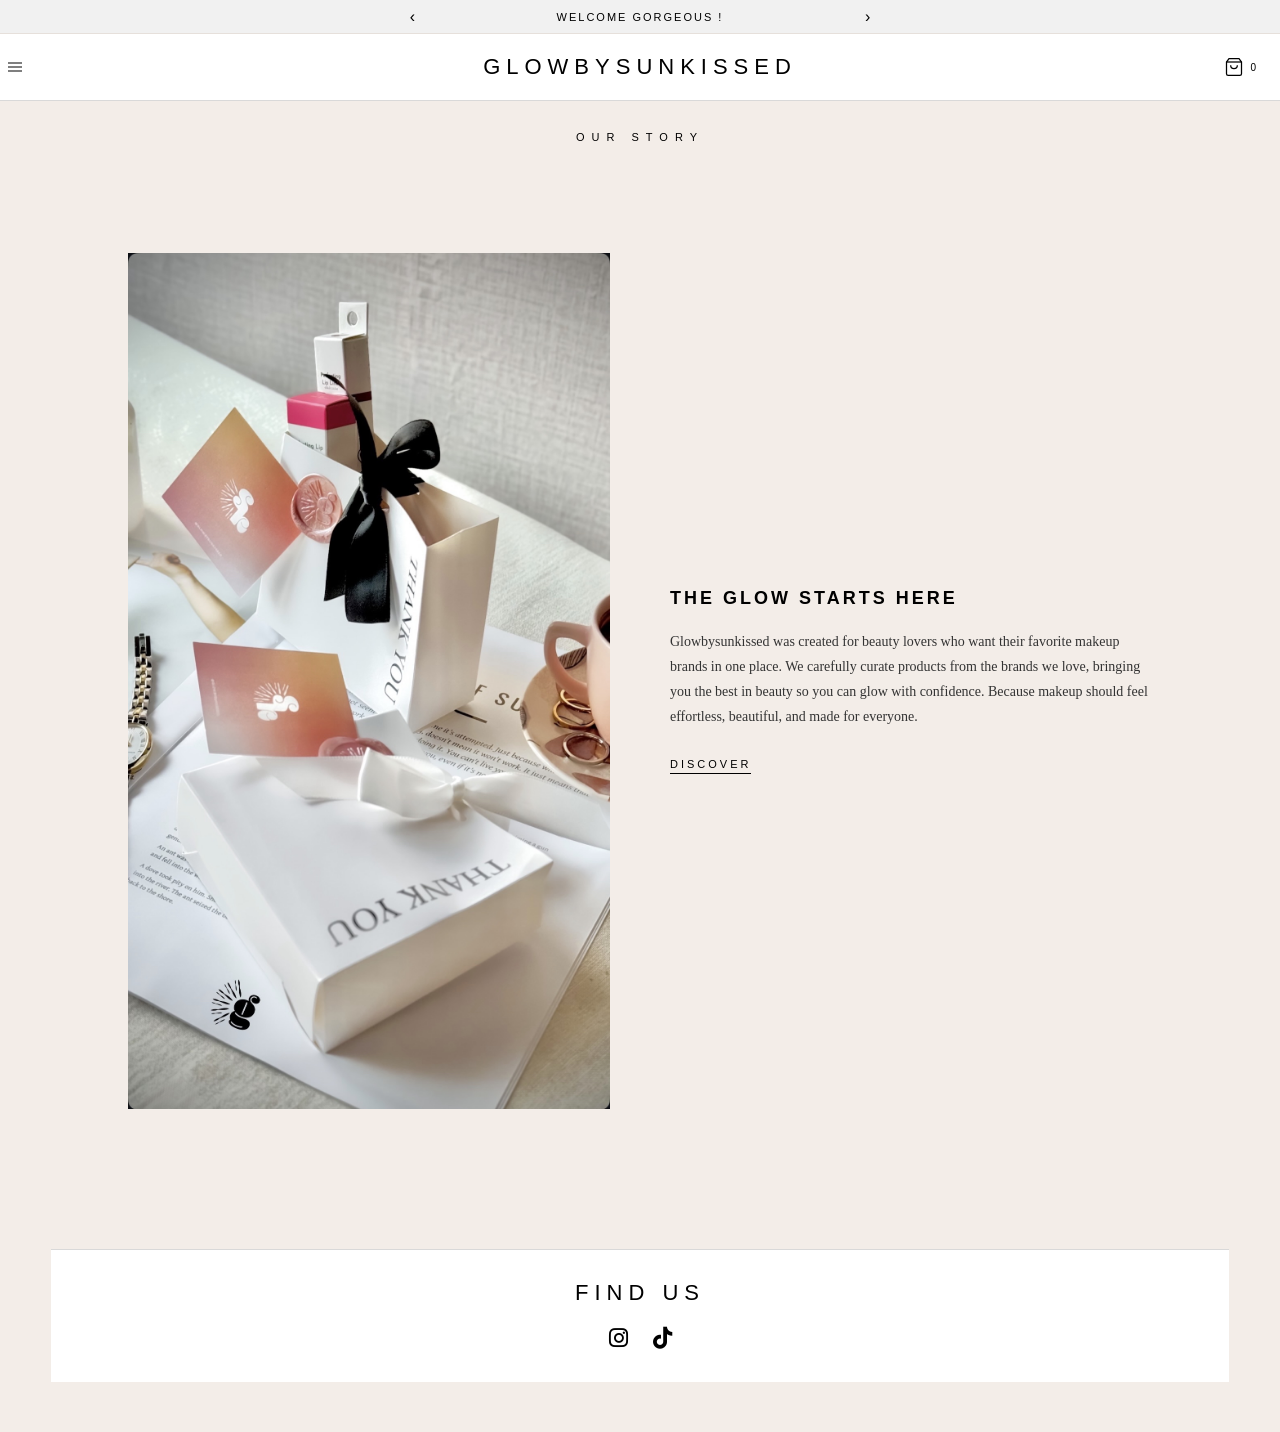
<file: ourstory.html>
<!DOCTYPE html>
<html lang="en">
<head>
<meta charset="UTF-8">
<meta name="viewport" content="width=device-width, initial-scale=1.0">
  <link rel="icon" type="image/png" href="iconn.png">
<title>glowbysunkissed</title>
<link rel="stylesheet" href="TitlePage1.css">
<link rel="stylesheet" href="products.css">
<style>
.fenty-header{position:relative;}
.cart-icon{position:absolute;right:24px;top:50%;transform:translateY(-50%);cursor:pointer;display:flex;align-items:center;gap:6px;z-index:3000;}
.cart-icon svg{display:block;}
.cart-count{font-family:Arial,sans-serif;font-size:10px;color:#000;}
.cart-overlay{display:none;position:fixed;inset:0;background:rgba(0,0,0,0.4);z-index:3500;}
.cart-overlay.open{display:block;}
.cart-drawer{position:fixed;right:-100%;top:0;width:380px;max-width:92vw;height:100vh;background:#fff;z-index:4000;display:flex;flex-direction:column;transition:right 0.35s ease;visibility:hidden;box-shadow:-4px 0 24px rgba(0,0,0,0.1);visibility:hidden;}
.cart-drawer.open{right:0;visibility:visible;visibility:visible;}
.cart-header-bar{display:flex;justify-content:space-between;align-items:center;padding:22px 20px;border-bottom:1px solid #e8e2dc;}
.cart-title{font-family:Arial,sans-serif;font-size:11px;letter-spacing:5px;}
.cart-close{background:none;border:none;font-size:24px;cursor:pointer;color:#000;line-height:1;padding:0;}
.cart-items{flex:1;overflow-y:auto;padding:12px 20px;}
.cart-empty{font-family:Arial,sans-serif;font-size:10px;letter-spacing:3px;color:#aaa;text-align:center;margin-top:60px;}
.cart-item{display:flex;gap:12px;padding:14px 0;border-bottom:1px solid #f5f0ec;}
.cart-item-img{width:56px;height:66px;object-fit:cover;flex-shrink:0;background:#f5f0ec;}
.cart-item-info{flex:1;min-width:0;}
.cart-item-name{font-family:Arial,sans-serif;font-size:10px;letter-spacing:2px;margin:0 0 3px;white-space:nowrap;overflow:hidden;text-overflow:ellipsis;}
.cart-item-sub{font-family:Arial,sans-serif;font-size:9px;letter-spacing:1px;color:#888;margin:0 0 5px;}
.cart-item-price{font-family:Arial,sans-serif;font-size:10px;letter-spacing:2px;margin:0;}
.cart-item-remove{background:none;border:none;cursor:pointer;font-size:18px;color:#ccc;align-self:flex-start;padding:0;line-height:1;}
.cart-item-remove:hover{color:#000;}
.cart-footer-inner{padding:18px 20px;border-top:1px solid #e8e2dc;}
.cart-total-row{display:flex;justify-content:space-between;font-family:Arial,sans-serif;font-size:11px;letter-spacing:3px;margin-bottom:14px;}



@media(max-width:768px){
  .fenty-header{padding:10px 0;}
  .fenty-header h1{font-size:16px;letter-spacing:4px;}
  .cart-icon{right:14px;}
  .cart-drawer{width:100vw;max-width:100vw;}
  #cartFooter[style*="block"]{position:sticky;bottom:0;background:#fff;box-shadow:0 -2px 12px rgba(0,0,0,0.08);}
  
  
  .cart-total-row{font-size:13px;letter-spacing:2px;margin-bottom:12px;}
}
.cart-send-btn{width:100%;padding:14px;background:#000;color:#fff;border:none;font-family:Arial,sans-serif;font-size:9px;letter-spacing:3px;cursor:pointer;margin-bottom:8px;transition:opacity .2s;}
.cart-clear-btn{width:100%;padding:10px;background:none;color:#888;border:1px solid #ccc;font-family:Arial,sans-serif;font-size:8px;letter-spacing:3px;cursor:pointer;display:block !important;}
@media(max-width:768px){
  .cart-send-btn{font-size:9px;letter-spacing:2px;padding:15px;min-height:50px;}
  .cart-clear-btn{font-size:8px;padding:12px;min-height:44px;display:block !important;}
}

/* ===== MOBILE CART FOOTER FIX ===== */
@media(max-width:768px){
  .cart-drawer{
    height: 100%;
    height: -webkit-fill-available;
    padding-bottom: env(safe-area-inset-bottom, 0px);
  }
  #cartFooter{
    position: sticky;
    bottom: 0;
    background: #fff;
    z-index: 10;
    box-shadow: 0 -2px 12px rgba(0,0,0,0.08);
    padding-bottom: max(16px, env(safe-area-inset-bottom, 16px));
  }
  #cartFooter[style*="block"],
  #cartFooter[style*="flex"] {
    display: block !important;
  }
  .cart-footer-inner{
    padding: 16px 16px;
  }
  .cart-send-btn{
    font-size: 11px;
    letter-spacing: 3px;
    padding: 18px 12px;
    min-height: 54px;
    width: 100%;
    display: block;
    margin-bottom: 10px;
  }
  .cart-clear-btn{
    font-size: 10px;
    letter-spacing: 2px;
    padding: 14px 12px;
    min-height: 48px;
    width: 100%;
    display: block !important;
  }
  .cart-total-row{
    font-size: 13px;
    letter-spacing: 2px;
    padding: 4px 0;
    margin-bottom: 14px;
  }
  .cart-items{
    overflow-y: auto;
    -webkit-overflow-scrolling: touch;
    padding-bottom: 8px;
  }
}

</style>
</head>

<body>
<div class="announcement-bar">

<button class="announce-btn" id="announcePrev">&#8249;</button>

<div class="announcement-container">
  <div class="announcement-slider" id="announcementSlider">

    <span class="announcement-item">WELCOME GORGEOUS !</span>
    <span class="announcement-item">YOUR FAVORITE BRANDS ARE WAITING</span>
    <span class="announcement-item">KEEP GLOWING BEAUTIFUL</span>

  </div>
</div>

<button class="announce-btn" id="announceNext">&#8250;</button>

</div>
<header class="fenty-header">

<!-- MOBILE OVERLAY -->
<div class="mobile-overlay" id="mobileOverlay"></div>

<!-- MOBILE MENU -->
<div class="mobile-menu" id="mobileMenu">

  <div class="mobile-menu-header">
    <span>MENU</span>
    <button class="mobile-close" id="closeMenuBtn" aria-label="Close menu">&times;</button>
  </div>

  <div class="mobile-menu-content">
    <a href="miniglow" class="mobile-menu-link">MINIGLOW !</a>
            <a href="shop" class="mobile-menu-link">SHOP ALL</a>
    <a href="shop?filter=face" class="mobile-menu-link">FACE</a>
    <a href="shop?filter=cheeks" class="mobile-menu-link">CHEEKS</a>
    <a href="shop?filter=eyes" class="mobile-menu-link">EYES</a>
    <a href="shop?filter=lips" class="mobile-menu-link">LIPS</a>
    <a href="shop?filter=brush" class="mobile-menu-link">BRUSH</a>

    <!-- BRANDS COMBO BOX -->
    <div class="mobile-menu-group brands-combo">
      <button class="mobile-menu-link combo-toggle" type="button">
        <span>BRANDS</span>
        <span class="combo-icon">+</span>
      </button>

      <div class="mobile-submenu">
        <a href="shop?filter=hudabeauty">HUDABEAUTY</a>
        <a href="shop?filter=makeupbymario">MAKEUPBYMARIO</a>
        <a href="shop?filter=fentybeauty">FENTYBEAUTY</a>
        <a href="shop?filter=refy">REFY</a>
        <a href="shop?filter=loca">LOCA</a>
        <a href="shop?filter=kosas">KOSAS</a>
        <a href="shop?filter=onesize">ONESIZE</a>
        <a href="shop?filter=hauslabs">HAUSLABS</a>
        <a href="shop?filter=saie">SAIE</a>
      </div>
    </div>

    <div class="mobile-world-title">
      <strong>GLOWERS</strong> WORLD
    </div>

    <div class="mobile-world-links">
      <a href="#" class="mobile-menu-link findus-toggle">FIND US</a>

      <div class="findus-submenu">
        <a href="https://www.instagram.com/glow.bysunkissed">INSTAGRAM</a>
        <a href="https://www.tiktok.com/@sunkissedreview">TIKTOK</a>
      </div>
    </div>

  </div>
</div>

<!-- MENU ICON -->
<div class="menu-icon" id="menuBtn">
<span></span>
<span></span>
<span></span>
</div>

<h1>
<a href="index" class="logo-link">GLOWBYSUNKISSED</a>
</h1>
<div class="cart-icon" id="cartIcon" onclick="openCart()">
<svg width="20" height="20" viewBox="0 0 24 24" fill="none" stroke="#000" stroke-width="1.5">
<path d="M6 2L3 6v14a2 2 0 002 2h14a2 2 0 002-2V6l-3-4z"/>
<line x1="3" y1="6" x2="21" y2="6"/>
<path d="M16 10a4 4 0 01-8 0"/>
</svg>
<span class="cart-count" id="cartCount">0</span>
</div>

</header>
<div class="cart-overlay" id="cartOverlay" onclick="closeCart()"></div>
<div class="cart-drawer" id="cartDrawer">
<div class="cart-header-bar"><span class="cart-title">YOUR BAG</span><button class="cart-close" onclick="closeCart()">&times;</button></div>
<div class="cart-items" id="cartItems"><p class="cart-empty">Your bag is empty</p></div>
<div id="cartFooter" style="display:none"><div class="cart-footer-inner">
<div class="cart-total-row"><span>TOTAL</span><span id="cartTotal">BD 0</span></div>
<button class="cart-send-btn" onclick="sendOrder()">SEND ORDER ON WHATSAPP</button>
<button class="cart-clear-btn" onclick="clearCart()">CLEAR BAG</button>
</div></div>
</div>

<!-- MEGA MENU -->
<div class="mega-menu luxury-menu">
  <div class="mega-grid luxury-mega-grid">

    <a href="shop?filter=face" class="luxury-mega-item">
      <img src="headerpc/face.jpg" alt="FACE">
      <div class="mega-content">
        <span></span>
        <p>FACE</p>
      </div>
    </a>

    <a href="shop?filter=cheeks" class="luxury-mega-item">
      <img src="headerpc/cheeks.jpg" alt="CHEEKS">
      <div class="mega-content">
        <span></span>
        <p>CHEEKS</p>
      </div>
    </a>

    <a href="shop?filter=eyes" class="luxury-mega-item">
      <img src="headerpc/eyes.jpg" alt="EYES">
      <div class="mega-content">
        <span></span>
        <p>EYES</p>
      </div>
    </a>

    <a href="miniglow" class="luxury-mega-item">
      <img src="miniglow/miniglow.jpeg" alt="MINIGLOW">
      <div class="mega-content">
        <span></span>
        <p>MINIGLOW !</p>
      </div>
    </a>

    <a href="shop?filter=lips" class="luxury-mega-item">
      <img src="headerpc/lips.jpg" alt="LIPS">
      <div class="mega-content">
        <span></span>
        <p>LIPS</p>
      </div>
    </a>

    <a href="shop?filter=brush" class="luxury-mega-item">
      <img src="headerpc/brush.jpg" alt="BRUSH">
      <div class="mega-content">
        <span></span>
        <p>BRUSH</p>
      </div>
    </a>

  </div>
</div>

<section class="categories-section">
<p class="sub-title">OUR STORY</p>

<div class="categories-wrapper">

  <section class="our-story-section">


<div class="our-story-container">

<div class="story-image">
<img src="titleOurStory1.jpg" alt="Glowbysunkissed story">
</div>

<div class="story-text">

<h2>THE GLOW STARTS HERE</h2>

<p>
Glowbysunkissed was created for beauty lovers who want
their favorite makeup brands in one place.

We carefully curate products from the brands we love,
bringing you the best in beauty so you can glow with confidence.

Because makeup should feel effortless, beautiful,
and made for everyone.
</p>

<a href="index" class="story-btn">DISCOVER</a>

</div>

</div>

</section>

<!-- <div class="categories-slider" id="categoriesSlider">

PRODUCT 1
<div class="category-card">
<div class="category-image-box">

<img src="REFY/product 1.jpeg" class="img-main">
<img src="REFY/Product 2of1.jpg" class="img-hover">

<a href="" class="view-product-btn">BD 10.5</a>



</div>
<span class="category-label">REMASTERED 12HR HOLD BROW SCULPT  </span>
</div>

PRODUCT 2
<div class="category-card">
<div class="category-image-box">

<img src="REFY/Product 2.jpeg" class="img-main">
<img src="REFY/product 2of2.jpg" class="img-hover">

<a href="#" class="view-product-btn">BD 9.3</a>
<select class="shade-select">
<option selected disabled>AVAILABLE SHADES</option>
<option>CLEAR</option>
</select>
</div>
<span class="category-label">LIP GLOSS </span>
</div>


PRODUCT 3
<div class="category-card">
<div class="category-image-box">

<img src="REFY/product 8.jpg" class="img-main">
<img src="REFY/product 2of8.jpg" class="img-hover">

<a href="#" class="view-product-btn">BD 10</a>

</div>
<span class="category-label">GLOSS HIGHLIGHTER </span>
</div>

</div>

</div>
</section> -->
<footer class="footer-findus">

  <h1>FIND US</h1>

  <div class="social-icons">

    <a href="https://www.instagram.com/glow.bysunkissed?utm_source=ig_web_button_share_sheet&igsh=ZDNlZDc0MzIxNw=="><i class="fa-brands fa-instagram"></i></a>
    <a href="https://www.tiktok.com/@sunkissedreview?_r=1&_t=ZS-94e5HnaleOu"><i class="fa-brands fa-tiktok"></i></a>
  </div>

</footer>

<!-- ICON LIBRARY -->
<link rel="stylesheet" href="https://cdnjs.cloudflare.com/ajax/libs/font-awesome/6.5.0/css/all.min.css">

<script src="products.js"></script>

<script>
var cart=[];
function getNum(s){return parseFloat((s||"").replace(/<[^>]+>/gi,"").replace(/[^0-9.]/g,""))||0;}
function buildWA(items){
  var url="https://wa.me/97334043024?text=Hi%20Glow%21%0A%0AI%27d%20like%20to%20order%3A%0A%0A",total=0;
  items.forEach(function(item,i){
    url+=encodeURIComponent((i+1)+". "+item.name+"\n");
    if(item.brand)url+=encodeURIComponent("   Brand: "+item.brand+"\n");
    if(item.shade)url+=encodeURIComponent("   Shade: "+item.shade+"\n");
    if(item.size) url+=encodeURIComponent("   Size: "+item.size+"\n");
    url+=encodeURIComponent("   Price: "+item.price+"\n%0A");
    total+=item.priceNum;
  });
  url+=encodeURIComponent("Total: BD "+total.toFixed(1)+"\n");
  return url;
}
function renderCart(){
  var el=document.getElementById("cartItems"),footer=document.getElementById("cartFooter"),
      count=document.getElementById("cartCount"),totalEl=document.getElementById("cartTotal");
  if(count)count.textContent=cart.length;
  if(!cart.length){if(el)el.innerHTML='<p class="cart-empty">Your bag is empty</p>';if(footer)footer.style.display="none";return;}
  if(footer){footer.style.display="block";footer.style.visibility="visible";}
  var total=0,html="";
  cart.forEach(function(item,i){
    total+=item.priceNum;
    var sub=(item.brand||"")+(item.shade?" — "+item.shade:"")+(item.size?" — "+item.size:"");
    html+='<div class="cart-item">'+(item.img?'<img class="cart-item-img" src="'+item.img+'">':'')+
    '<div class="cart-item-info"><p class="cart-item-name">'+item.name+'</p>'+
    '<p class="cart-item-sub">'+sub+'</p><p class="cart-item-price">'+item.price+'</p></div>'+
    '<button class="cart-item-remove" onclick="removeFromCart('+i+')">&times;</button></div>';
  });
  if(el)el.innerHTML=html;
  if(totalEl)totalEl.textContent="BD "+total.toFixed(1);
}
function removeFromCart(i){cart.splice(i,1);renderCart();}
function clearCart(){cart=[];renderCart();}
function sendOrder(){if(cart.length)window.open(buildWA(cart),"_blank");}
function openCart(){document.getElementById("cartDrawer").classList.add("open");document.getElementById("cartOverlay").classList.add("open");document.body.classList.add("menu-open");}
function closeCart(){document.getElementById("cartDrawer").classList.remove("open");document.getElementById("cartOverlay").classList.remove("open");document.body.classList.remove("menu-open");}
</script>
</body>
</html>
</file>
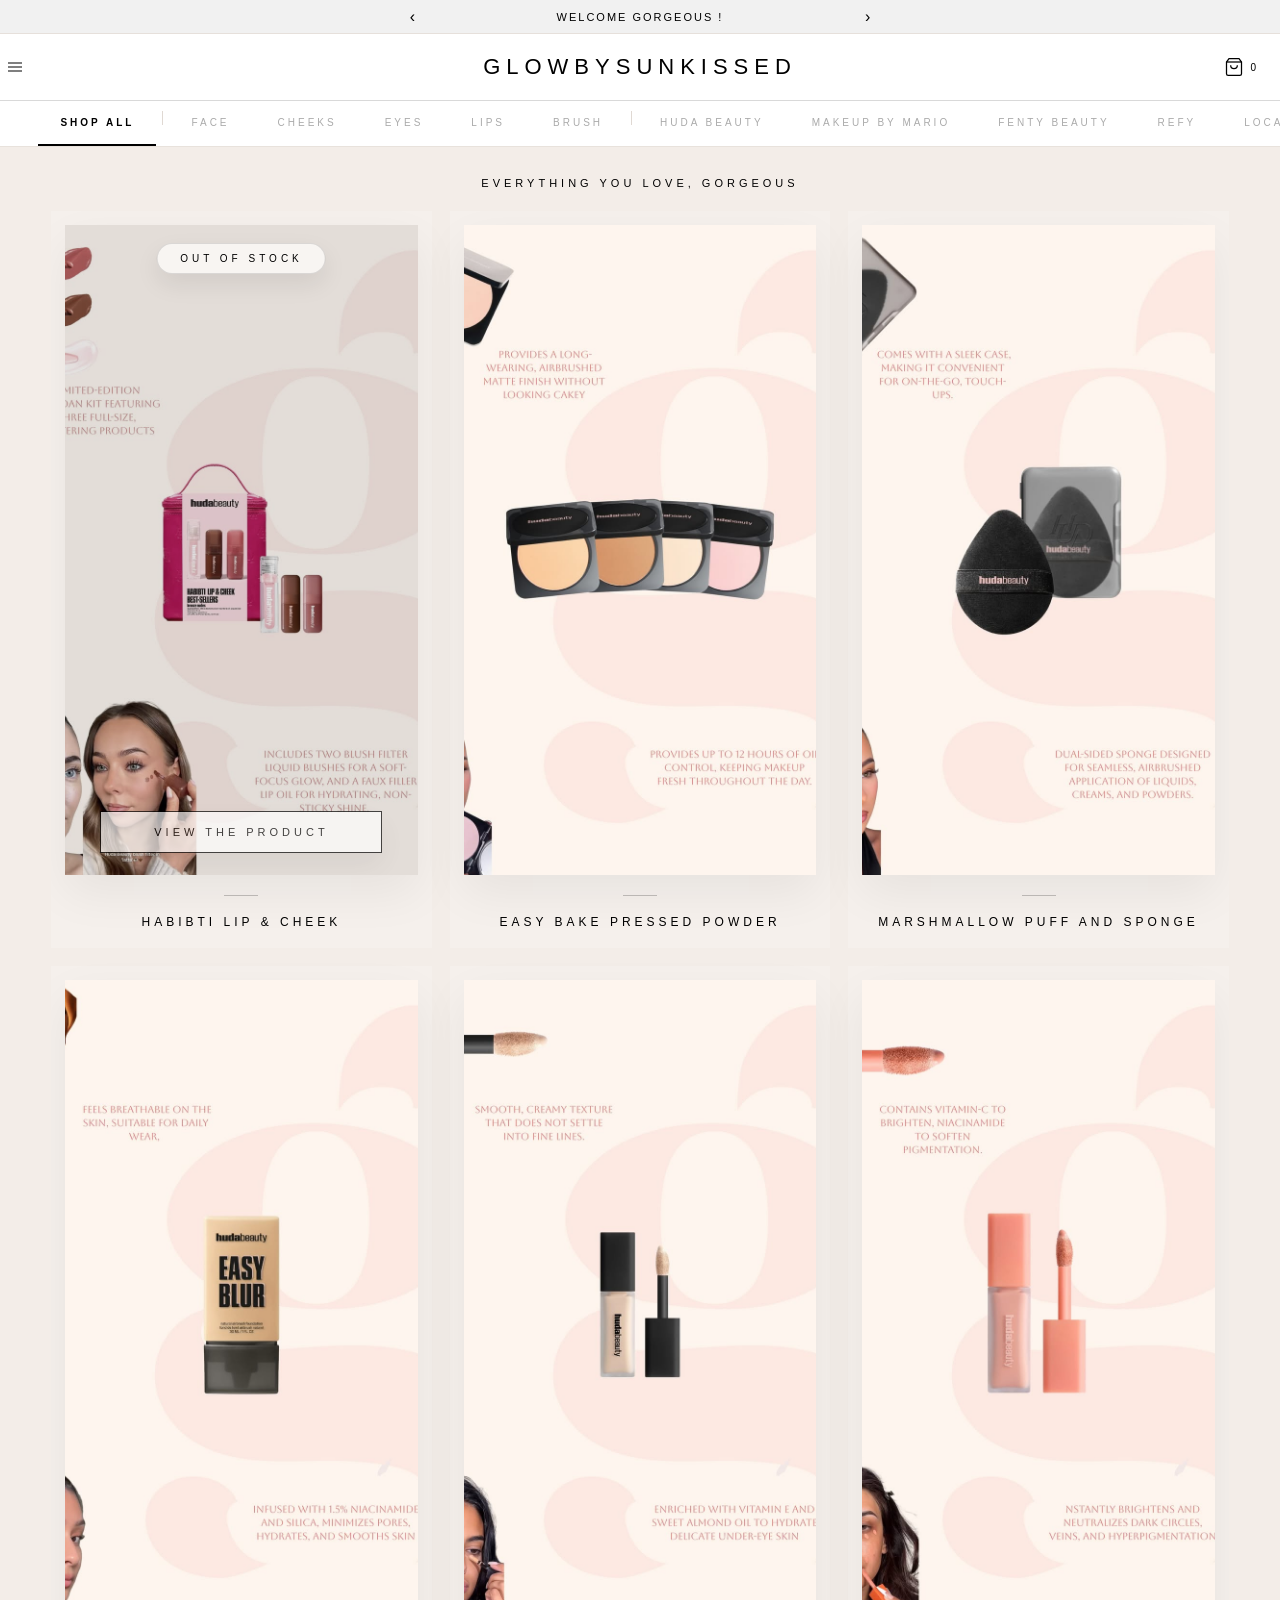
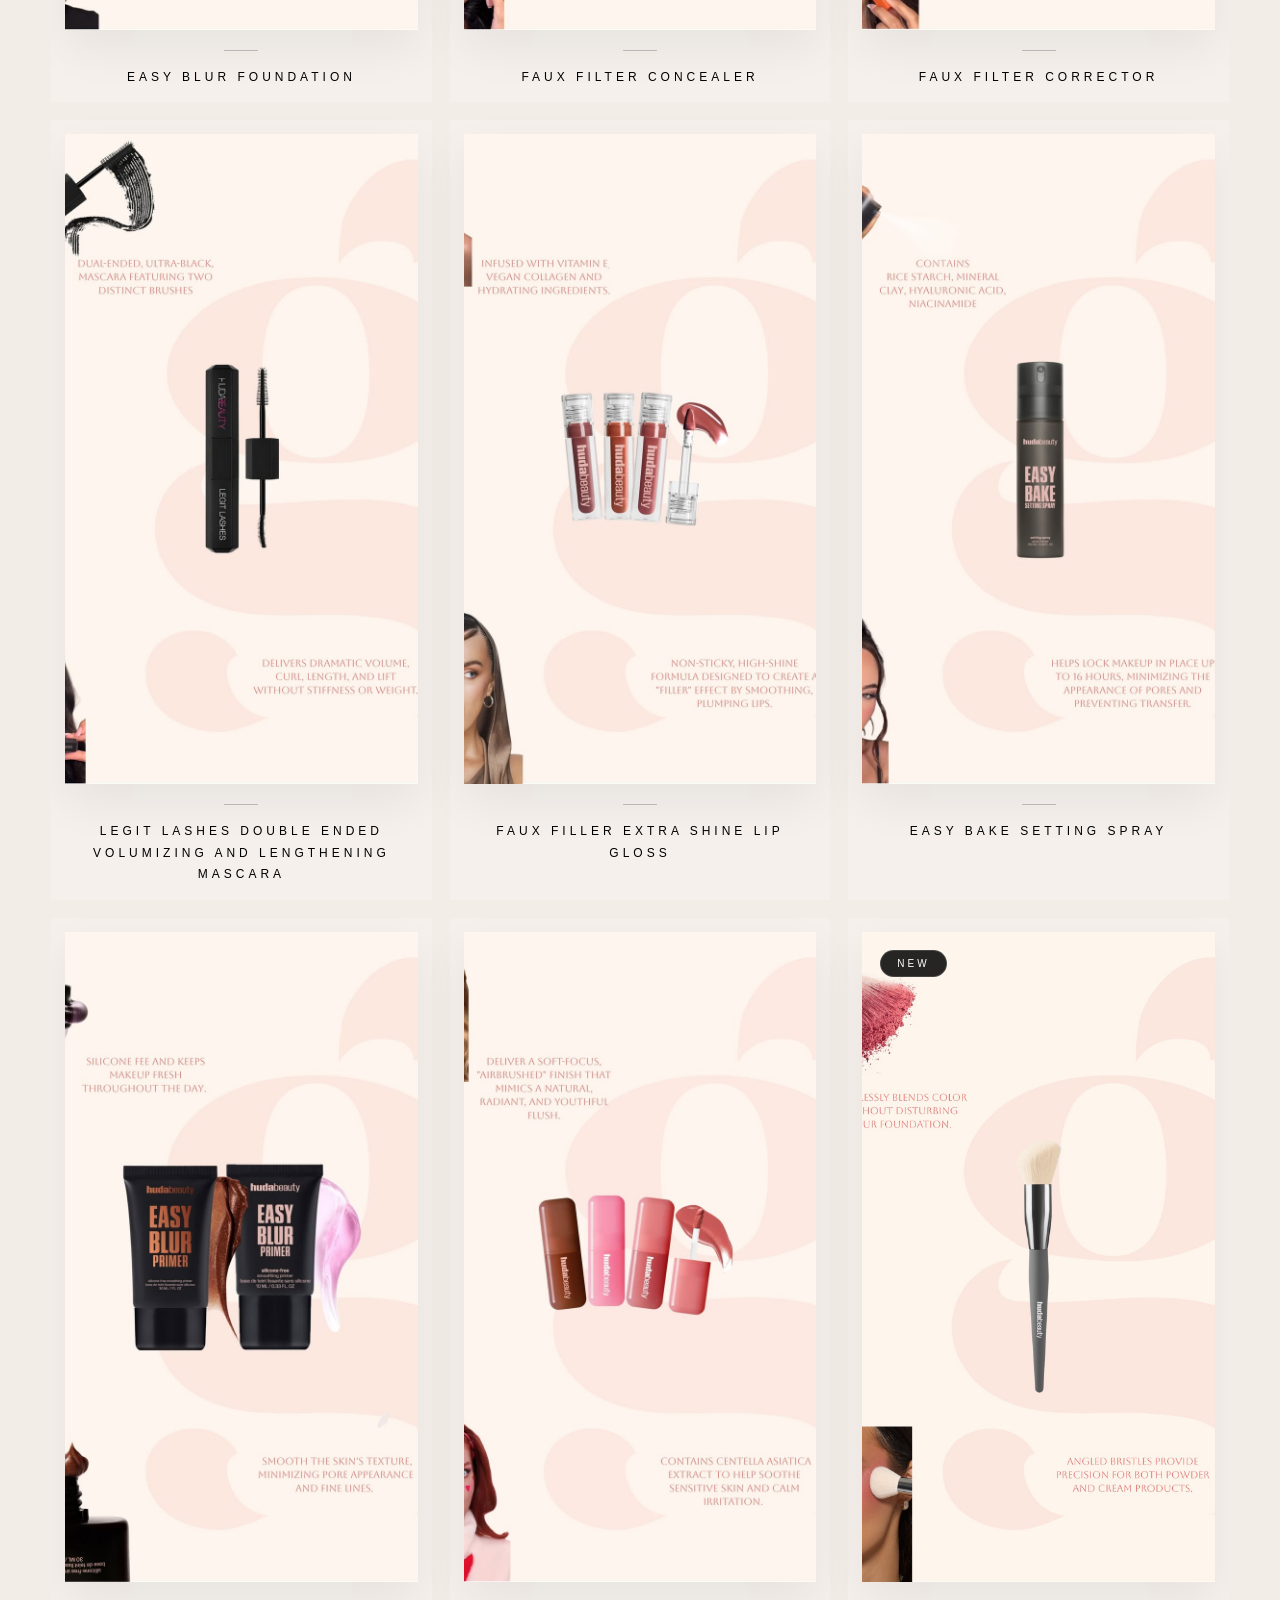
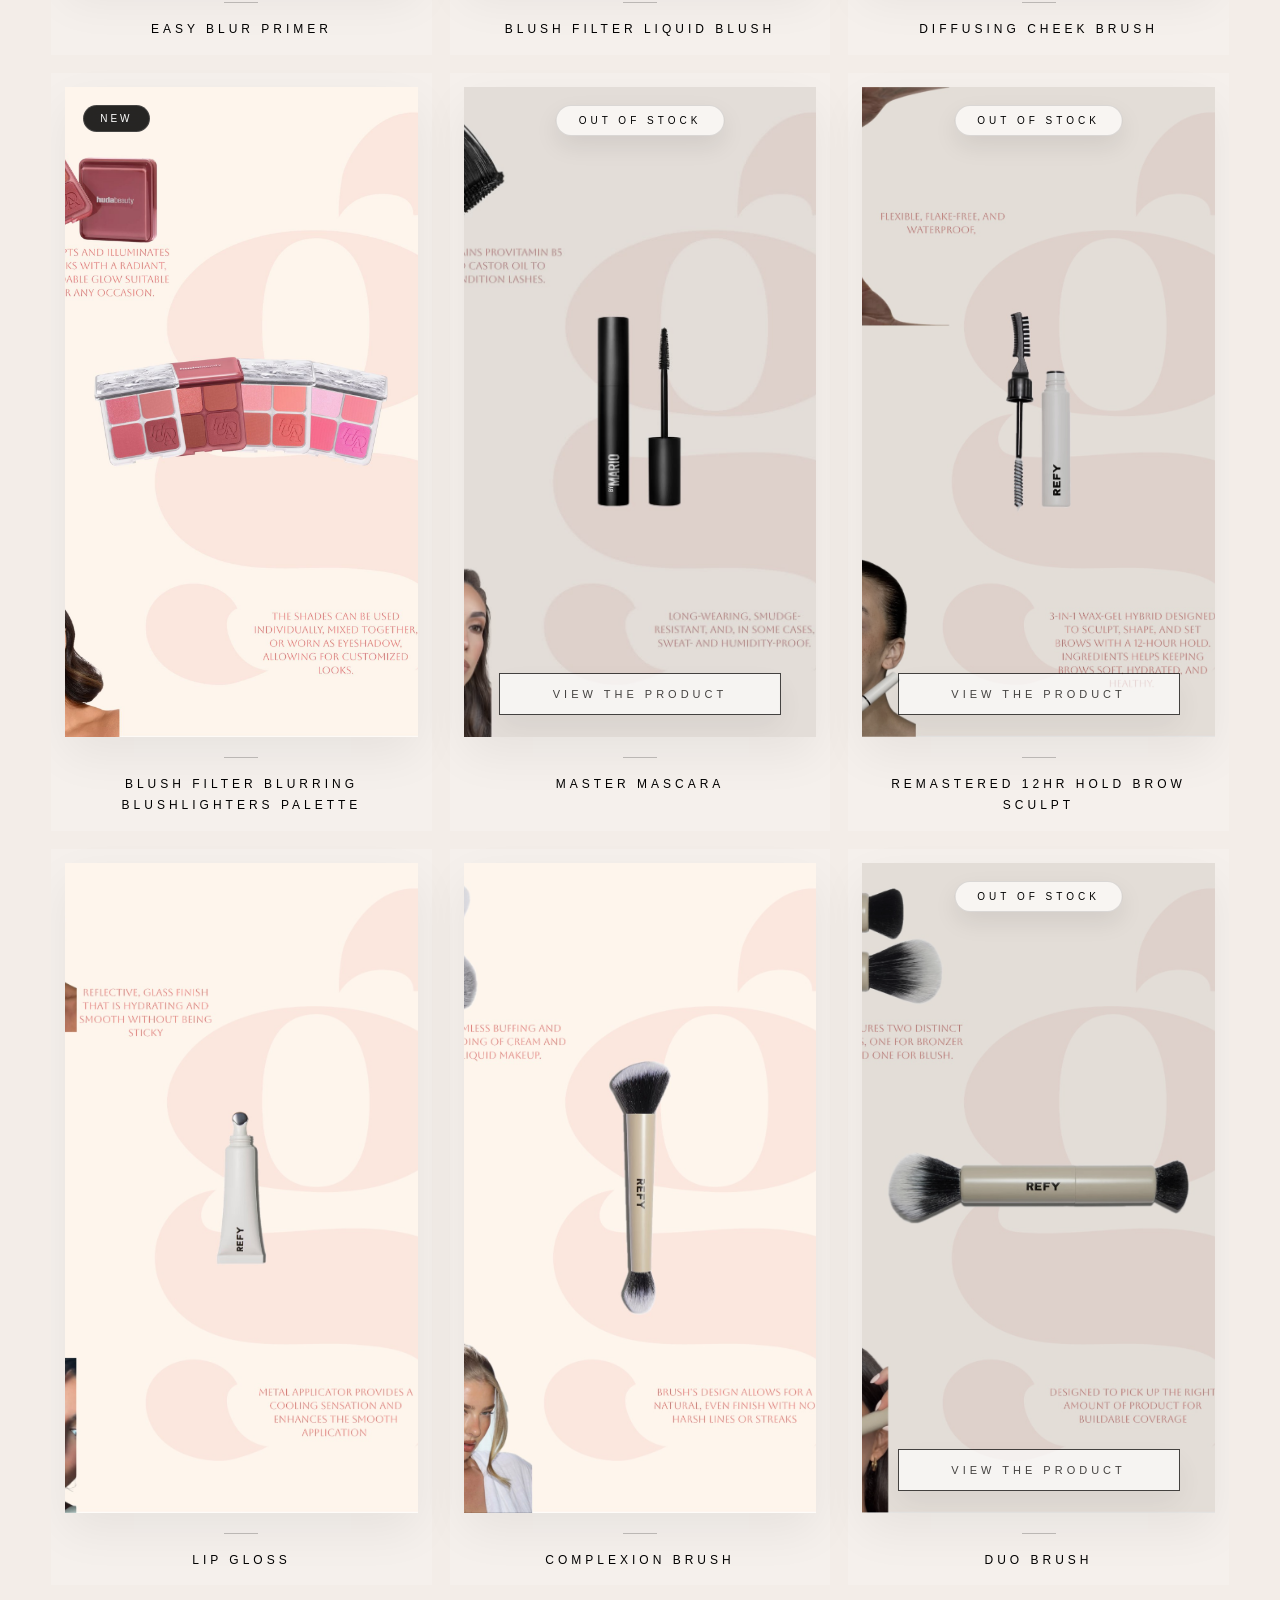
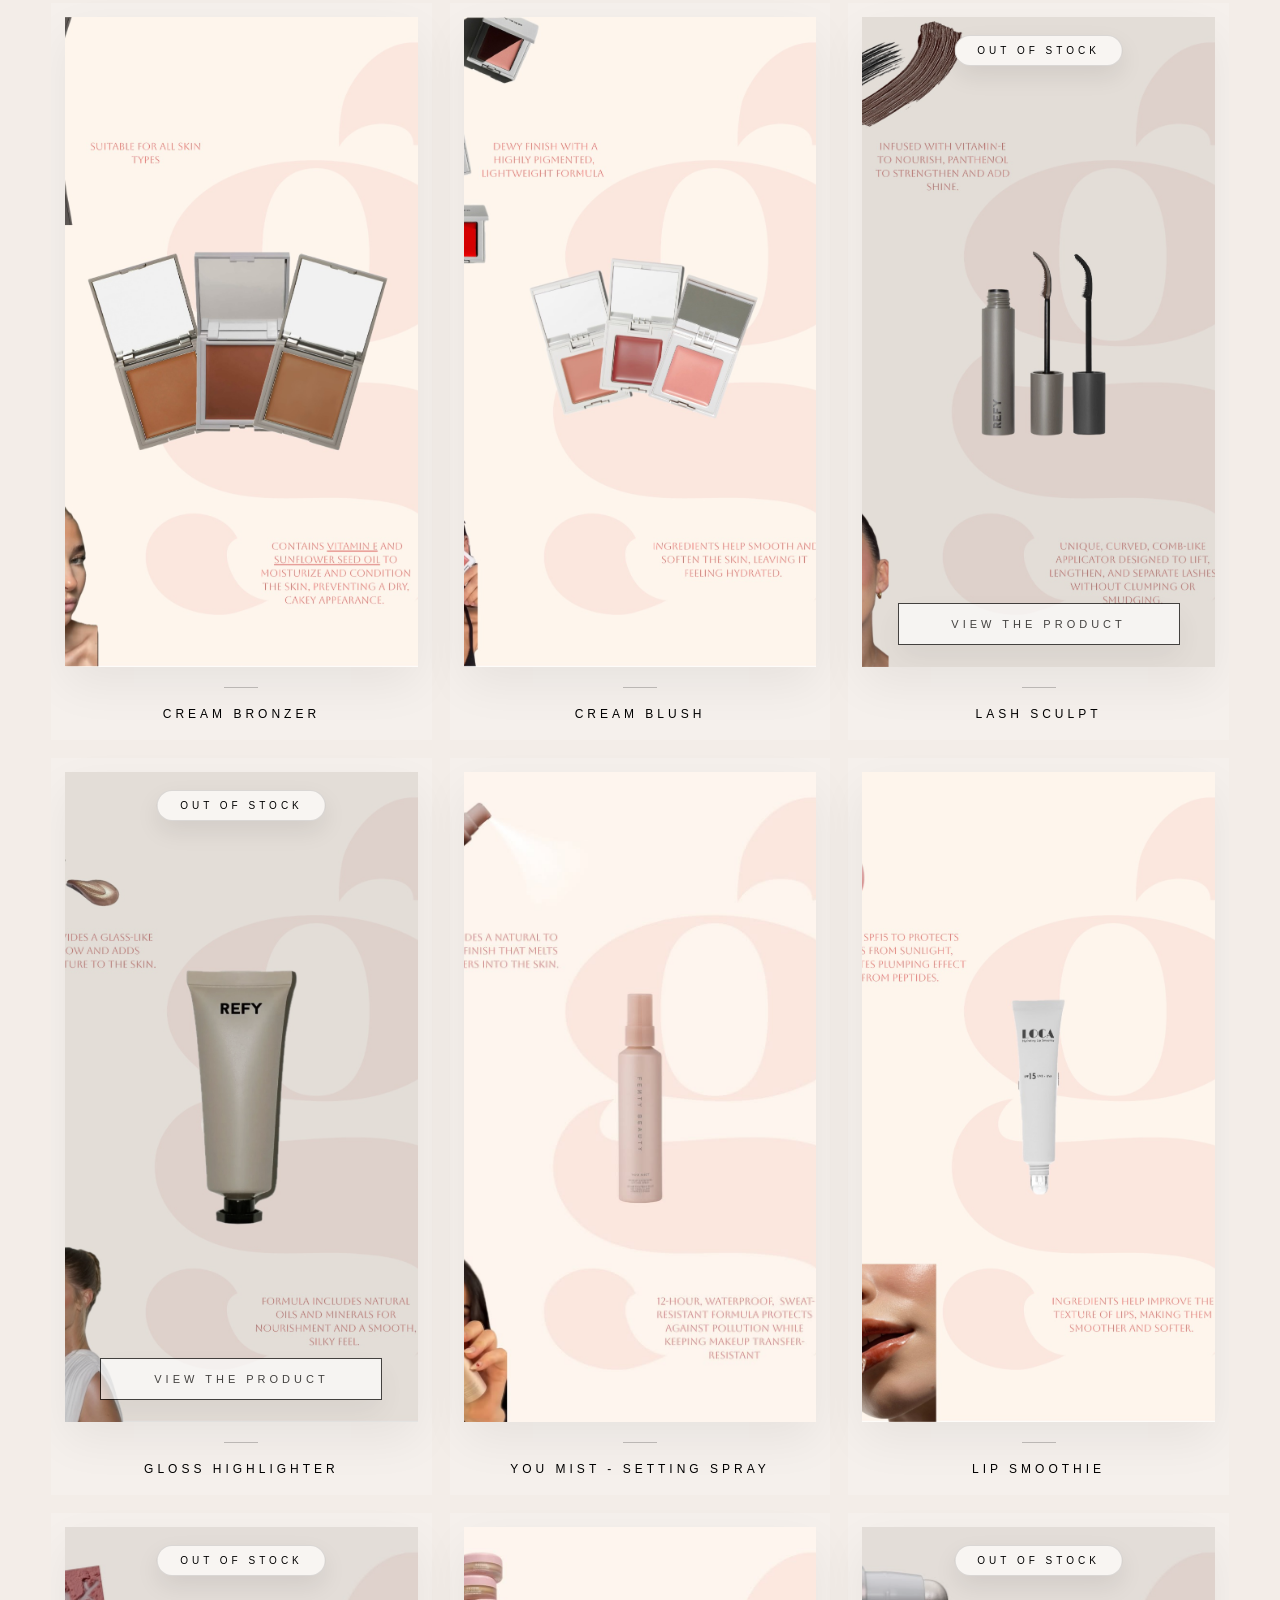
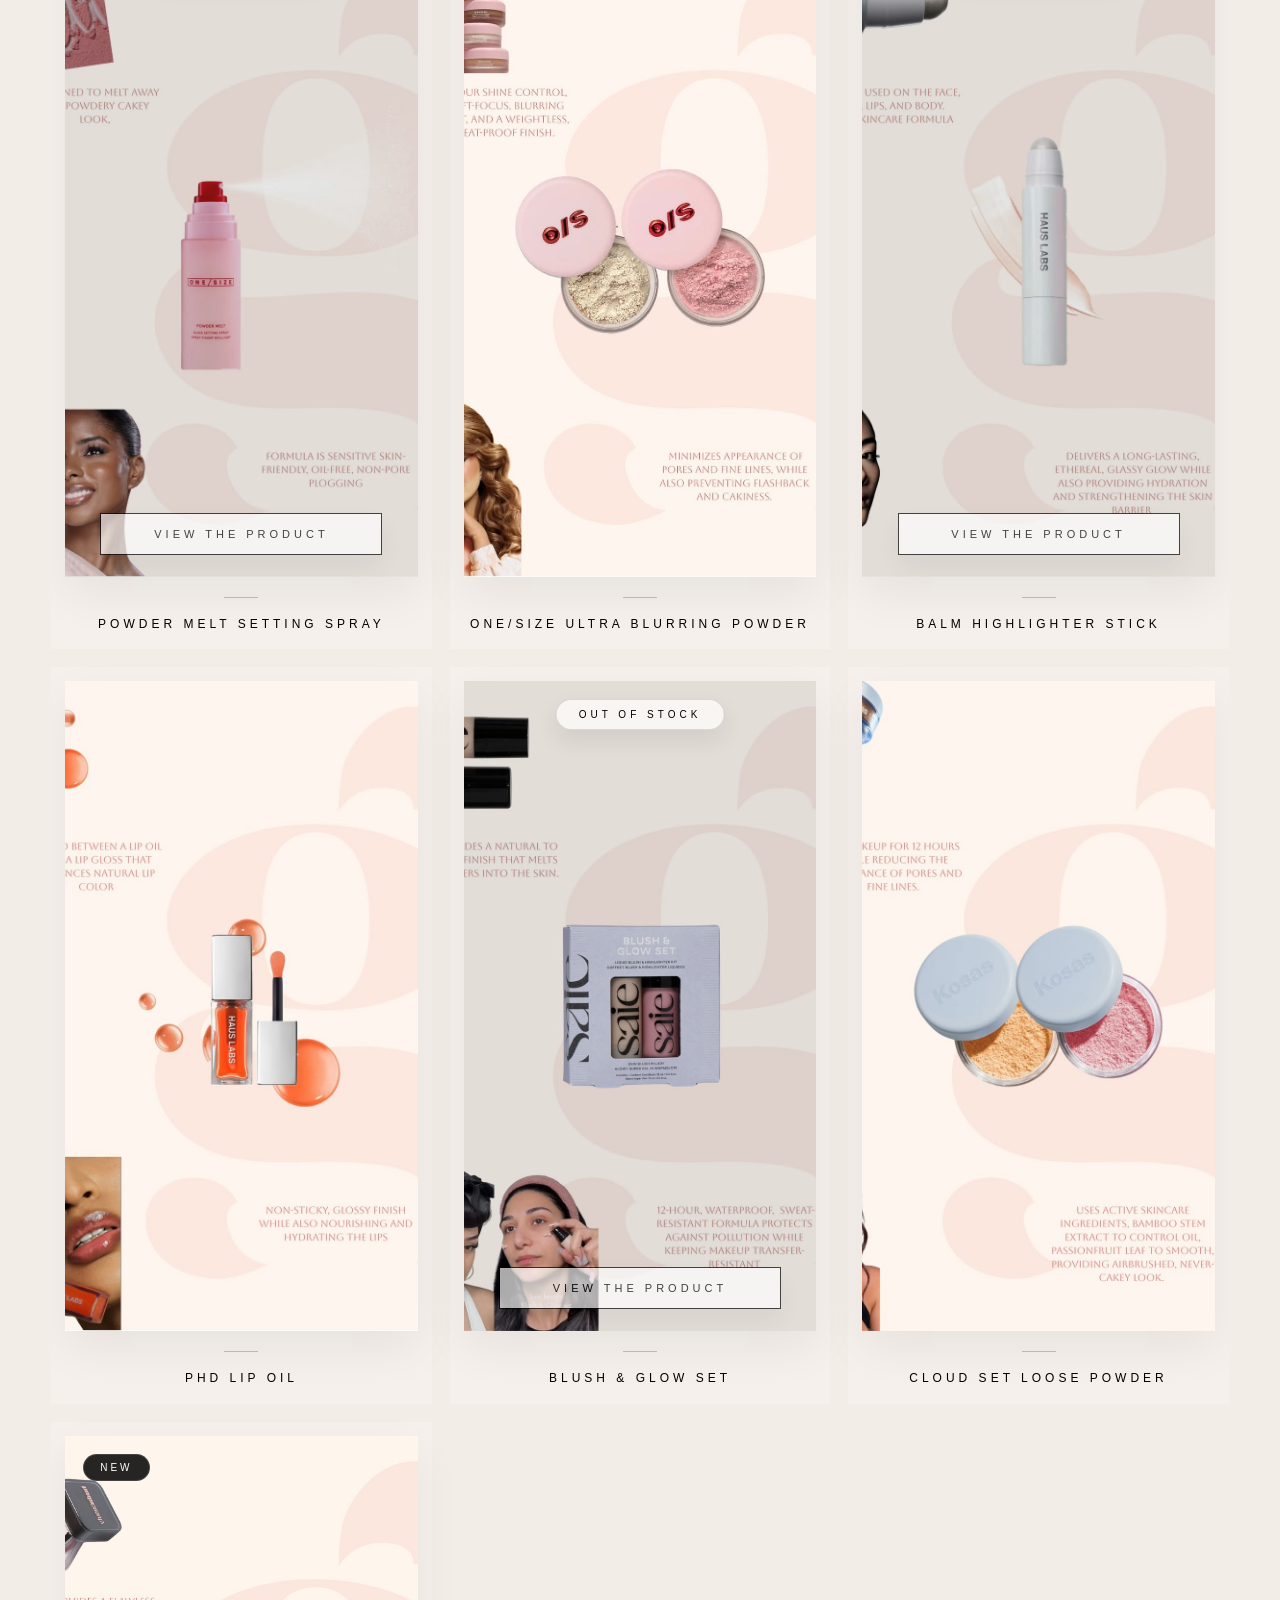
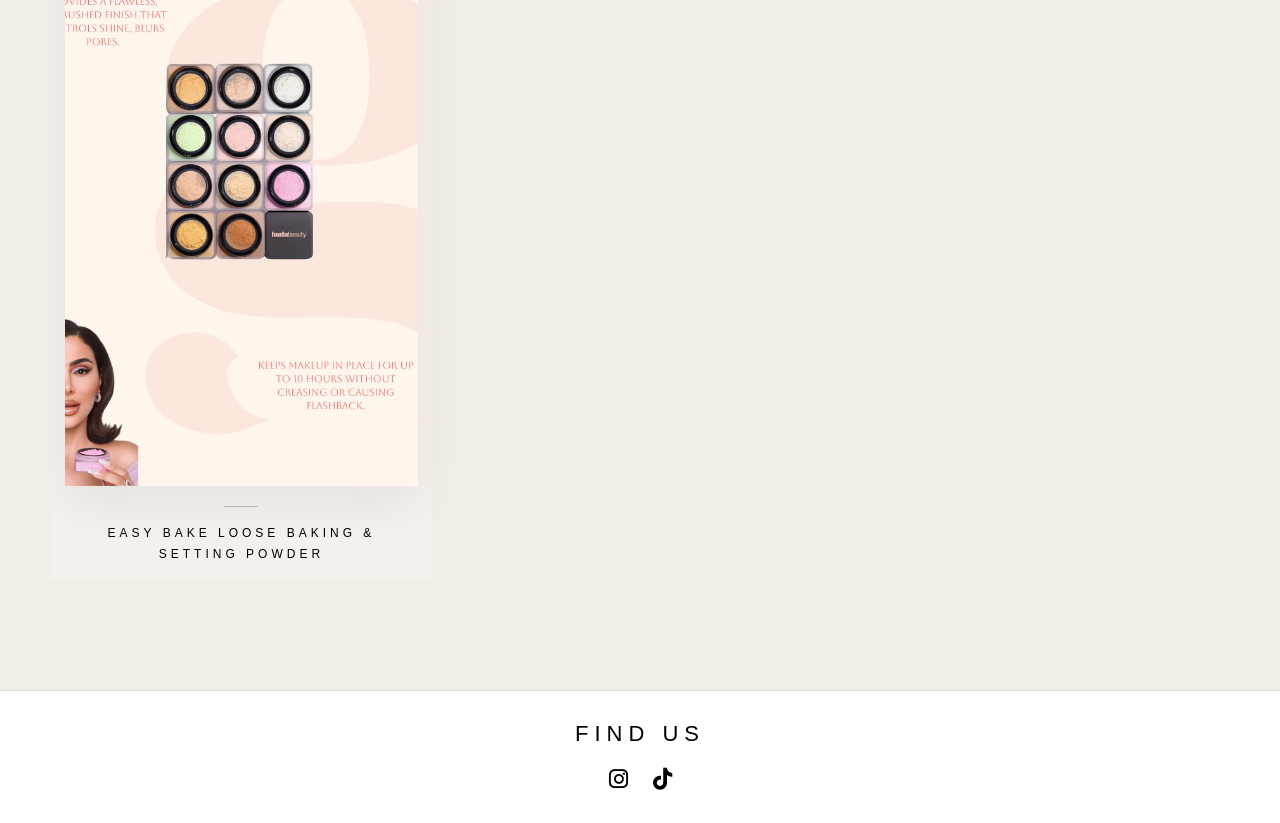
<file: shop.html>
<!DOCTYPE html>
<html lang="en">
<head>
<meta charset="UTF-8">
<meta name="viewport" content="width=device-width, initial-scale=1.0">
<link rel="icon" type="image/png" href="iconn.png">
<title>glowbysunkissed</title>
<link rel="stylesheet" href="TitlePage1.css">
<link rel="stylesheet" href="products.css">
<link rel="stylesheet" href="insideproducts.css">
<style>
/* ===== FILTER BAR ===== */
.filter-bar{
  background:#fff;
  border-bottom:1px solid #e8e2dc;
  position:sticky;
  top:0;
  z-index:1900;
  overflow-x:auto;
  -webkit-overflow-scrolling:touch;
  scrollbar-width:none;
}
.filter-bar::-webkit-scrollbar{display:none;}
.filter-inner{
  display:flex;
  align-items:stretch;
  justify-content:center;
  padding:0 3vw;
  min-width:max-content;
  margin:0 auto;
  gap:4px;
}
.filter-btn{
  display:inline-block;
  padding:16px 22px;
  background:none;
  border:none;
  border-bottom:2px solid transparent;
  font-family:Arial,sans-serif;
  font-size:10px;
  letter-spacing:3px;
  text-transform:uppercase;
  cursor:pointer;
  color:#aaa;
  white-space:nowrap;
  transition:color .2s,border-color .2s;
  -webkit-tap-highlight-color:transparent;
}
.filter-btn:hover{color:#000;}
.filter-btn.active{color:#000;border-bottom-color:#000;font-weight:600;}
.filter-sep{
  display:inline-flex;
  align-self:center;
  width:1px;
  height:14px;
  background:#ddd;
  margin:0 6px;
  flex-shrink:0;
}
@media(max-width:768px){
  .filter-inner{
    justify-content:flex-start;
    padding:0 16px;
    gap:0;
  }
  .filter-btn{
    padding:14px 14px;
    font-size:9px;
    letter-spacing:2px;
  }
  .filter-sep{margin:0 4px;}
}
.filter-sep{
  display:inline-block;
  width:1px;
  background:#e0d9d3;
  margin:10px 2px;
  align-self:stretch;
}

/* ===== VIEWS ===== */
#product-detail-view{display:none;}
#product-detail-view.visible{display:block;}
#shop-grid-view.hidden{display:none;}

/* ===== BACK BTN ===== */
.back-btn{
  display:inline-flex;align-items:center;gap:10px;
  padding:22px 4vw 0;
  font-family:Arial,sans-serif;font-size:10px;letter-spacing:4px;
  color:#000;cursor:pointer;background:none;border:none;text-transform:uppercase;
  -webkit-tap-highlight-color:transparent;
}
.back-btn::before{content:"←";font-size:14px;}
.back-btn:hover{opacity:.55;}

/* ===== PRODUCT DETAIL EXTRAS ===== */
.product-brand{
  font-family:Arial,sans-serif;font-size:10px;letter-spacing:5px;color:#999;margin-bottom:4px;
}
.original-product{
  font-family:Arial,sans-serif;font-size:9px;letter-spacing:3px;opacity:.55;
  margin-top:8px;display:flex;align-items:center;gap:6px;
}
.original-product::before{content:"✓";}

/* ===== COMBO BOX (SHADE SELECTOR) ===== */
.combo-box{position:relative;width:260px;}
@media(max-width:768px){.combo-box{width:100%;}}
.combo-toggle{
  display:flex;justify-content:space-between;align-items:center;
  width:100%;padding:14px 18px;
  border:1px solid #000;background:#fff;
  font-family:Arial,sans-serif;font-size:11px;letter-spacing:3px;
  cursor:pointer;-webkit-tap-highlight-color:transparent;
}
.combo-menu{
  display:none;position:absolute;top:100%;left:0;width:100%;
  border:1px solid #000;border-top:none;background:#fff;
  z-index:200;max-height:260px;overflow-y:auto;
}
.combo-box.active .combo-menu{display:block;}
.combo-option{
  display:block;width:100%;padding:12px 18px;
  border:none;border-top:1px solid #eee;background:#fff;
  font-family:Arial,sans-serif;font-size:11px;letter-spacing:2px;
  text-align:left;cursor:pointer;-webkit-tap-highlight-color:transparent;
}
.combo-option:hover{background:#f5f0ec;}
.combo-option[data-stock="out"]{color:#bbb;pointer-events:none;text-decoration:line-through;}
.stock-status{font-family:Arial,sans-serif;font-size:10px;letter-spacing:3px;margin-top:4px;display:block;}
.stock-status.in{color:#5a7a5a;}
.stock-status.out{color:#c44;}

/* ===== MOBILE CART FOOTER FIX ===== */
@media(max-width:768px){
  .cart-drawer{
    height: 100%;
    height: -webkit-fill-available;
    padding-bottom: env(safe-area-inset-bottom, 0px);
  }
  #cartFooter{
    position: sticky;
    bottom: 0;
    background: #fff;
    z-index: 10;
    box-shadow: 0 -2px 12px rgba(0,0,0,0.08);
    padding-bottom: max(16px, env(safe-area-inset-bottom, 16px));
  }
  #cartFooter[style*="block"],
  #cartFooter[style*="flex"] {
    display: block !important;
  }
  .cart-footer-inner{
    padding: 16px 16px;
  }
  .cart-send-btn{
    font-size: 11px;
    letter-spacing: 3px;
    padding: 18px 12px;
    min-height: 54px;
    width: 100%;
    display: block;
    margin-bottom: 10px;
  }
  .cart-clear-btn{
    font-size: 10px;
    letter-spacing: 2px;
    padding: 14px 12px;
    min-height: 48px;
    width: 100%;
    display: block !important;
  }
  .cart-total-row{
    font-size: 13px;
    letter-spacing: 2px;
    padding: 4px 0;
    margin-bottom: 14px;
  }
  .cart-items{
    overflow-y: auto;
    -webkit-overflow-scrolling: touch;
    padding-bottom: 8px;
  }
}

</style>
<style>
.fenty-header{position:relative;}
.cart-icon{position:absolute;right:24px;top:50%;transform:translateY(-50%);cursor:pointer;display:flex;align-items:center;gap:6px;z-index:3000;}
.cart-icon svg{display:block;}
.cart-count{font-family:Arial,sans-serif;font-size:10px;color:#000;}
.cart-overlay{display:none;position:fixed;inset:0;background:rgba(0,0,0,0.4);z-index:3500;}
.cart-overlay.open{display:block;}
.cart-drawer{position:fixed;right:-100%;top:0;width:380px;max-width:92vw;height:100vh;background:#fff;z-index:4000;display:flex;flex-direction:column;transition:right 0.35s ease;box-shadow:-4px 0 24px rgba(0,0,0,0.1);visibility:hidden;}
.cart-drawer.open{right:0;visibility:visible;}
.cart-header-bar{display:flex;justify-content:space-between;align-items:center;padding:22px 20px;border-bottom:1px solid #e8e2dc;}
.cart-title{font-family:Arial,sans-serif;font-size:11px;letter-spacing:5px;}
.cart-close{background:none;border:none;font-size:24px;cursor:pointer;color:#000;line-height:1;padding:0;}
.cart-items{flex:1;overflow-y:auto;padding:12px 20px;}
.cart-empty{font-family:Arial,sans-serif;font-size:10px;letter-spacing:3px;color:#aaa;text-align:center;margin-top:60px;}
.cart-item{display:flex;gap:12px;padding:14px 0;border-bottom:1px solid #f5f0ec;}
.cart-item-img{width:56px;height:66px;object-fit:cover;flex-shrink:0;background:#f5f0ec;}
.cart-item-info{flex:1;min-width:0;}
.cart-item-name{font-family:Arial,sans-serif;font-size:10px;letter-spacing:2px;margin:0 0 3px;white-space:nowrap;overflow:hidden;text-overflow:ellipsis;}
.cart-item-sub{font-family:Arial,sans-serif;font-size:9px;letter-spacing:1px;color:#888;margin:0 0 5px;}
.cart-item-price{font-family:Arial,sans-serif;font-size:10px;letter-spacing:2px;margin:0;}
.cart-item-remove{background:none;border:none;cursor:pointer;font-size:18px;color:#ccc;align-self:flex-start;padding:0;line-height:1;}
.cart-item-remove:hover{color:#000;}
.cart-footer-inner{padding:18px 20px;border-top:1px solid #e8e2dc;}
.cart-total-row{display:flex;justify-content:space-between;font-family:Arial,sans-serif;font-size:11px;letter-spacing:3px;margin-bottom:14px;}
.cart-send-btn{width:100%;padding:14px;background:#000;color:#fff;border:none;font-family:Arial,sans-serif;font-size:9px;letter-spacing:3px;cursor:pointer;margin-bottom:8px;transition:opacity .2s;}
.cart-send-btn:hover{opacity:.75;}
.cart-clear-btn{width:100%;padding:10px;background:none;color:#888;border:1px solid #ccc;font-family:Arial,sans-serif;font-size:8px;letter-spacing:3px;cursor:pointer;display:block;}
/* Product buttons */
.product-btns{display:flex;flex-direction:column;gap:8px;margin-top:12px;}
.btn-add-cart{width:100%;padding:13px;background:#fff;color:#000;border:1px solid #000;font-family:Arial,sans-serif;font-size:10px;letter-spacing:4px;cursor:pointer;transition:background .2s,color .2s;}
.btn-add-cart:hover{background:#000;color:#fff;}
.btn-buy-now{width:100%;padding:13px;background:#000;color:#fff;border:none;font-family:Arial,sans-serif;font-size:10px;letter-spacing:4px;cursor:pointer;transition:opacity .2s;text-decoration:none;text-align:center;display:block;}
.btn-buy-now:hover{opacity:.75;}
.added-msg{font-family:Arial,sans-serif;font-size:9px;letter-spacing:3px;color:#5a7a5a;text-align:center;height:16px;margin-top:4px;opacity:0;transition:opacity .3s;}
.added-msg.show{opacity:1;}
@media(max-width:768px){
  .fenty-header{padding:10px 0;}
  .fenty-header h1{font-size:16px;letter-spacing:4px;}
  .cart-icon{right:14px;}
  .cart-drawer{width:100vw;max-width:100vw;}
  #cartFooter[style*="block"]{position:sticky;bottom:0;background:#fff;box-shadow:0 -2px 12px rgba(0,0,0,0.08);}
  .cart-send-btn{font-size:9px;letter-spacing:2px;padding:15px;min-height:50px;}
  .cart-clear-btn{font-size:8px;padding:12px;min-height:44px;display:block !important;}
  .btn-add-cart,.btn-buy-now{font-size:11px;letter-spacing:2px;padding:15px;min-height:50px;}
  .combo-box{width:100%;}
  .combo-toggle{padding:15px 16px;font-size:12px;}
  .combo-option{padding:14px 16px;font-size:12px;}
}
</style>
</head>
<body>

<div class="announcement-bar">
<button class="announce-btn" id="announcePrev">&#8249;</button>
<div class="announcement-container">
<div class="announcement-slider" id="announcementSlider">
<span class="announcement-item">WELCOME GORGEOUS !</span>
<span class="announcement-item">YOUR FAVORITE BRANDS ARE WAITING</span>
<span class="announcement-item">KEEP GLOWING BEAUTIFUL</span>
</div>
</div>
<button class="announce-btn" id="announceNext">&#8250;</button>
</div>

<header class="fenty-header">
<div class="mobile-overlay" id="mobileOverlay"></div>
<div class="mobile-menu" id="mobileMenu">
<div class="mobile-menu-header">
<span>MENU</span>
<button class="mobile-close" id="closeMenuBtn">&times;</button>
</div>
<div class="mobile-menu-content">
<a href="miniglow" class="mobile-menu-link">MINIGLOW !</a>
<a href="shop" class="mobile-menu-link">SHOP ALL</a>
<a href="#" class="mobile-menu-link" onclick="doFilter(event,'face')">FACE</a>
<a href="#" class="mobile-menu-link" onclick="doFilter(event,'cheeks')">CHEEKS</a>
<a href="#" class="mobile-menu-link" onclick="doFilter(event,'eyes')">EYES</a>
<a href="#" class="mobile-menu-link" onclick="doFilter(event,'lips')">LIPS</a>
<a href="#" class="mobile-menu-link" onclick="doFilter(event,'brush')">BRUSH</a>
<div class="mobile-menu-group brands-combo">
<button class="mobile-menu-link combo-toggle" type="button" id="mobileBrandsToggle">
<span>BRANDS</span><span class="combo-icon">+</span>
</button>
<div class="mobile-submenu" id="mobileBrandsMenu">
<a href="#" onclick="doFilter(event,'hudabeauty')">HUDABEAUTY</a>
<a href="#" onclick="doFilter(event,'makeupbymario')">MAKEUPBYMARIO</a>
<a href="#" onclick="doFilter(event,'fentybeauty')">FENTYBEAUTY</a>
<a href="#" onclick="doFilter(event,'refy')">REFY</a>
<a href="#" onclick="doFilter(event,'loca')">LOCA</a>
<a href="#" onclick="doFilter(event,'kosas')">KOSAS</a>
<a href="#" onclick="doFilter(event,'onesize')">ONESIZE</a>
<a href="#" onclick="doFilter(event,'hauslabs')">HAUSLABS</a>
<a href="#" onclick="doFilter(event,'saie')">SAIE</a>
</div>
</div>
<div class="mobile-world-title"><strong>GLOWERS</strong> WORLD</div>
<div class="mobile-world-links">
<a href="#" class="mobile-menu-link findus-toggle">FIND US</a>
<div class="findus-submenu">
<a href="https://www.instagram.com/glow.bysunkissed">INSTAGRAM</a>
<a href="https://www.tiktok.com/@sunkissedreview">TIKTOK</a>
</div>
</div>
</div>
</div>
<div class="menu-icon" id="menuBtn"><span></span><span></span><span></span></div>
<h1><a href="index" class="logo-link">GLOWBYSUNKISSED</a></h1>
<div class="cart-icon" id="cartIcon" onclick="openCart()">
<svg width="20" height="20" viewBox="0 0 24 24" fill="none" stroke="#000" stroke-width="1.5">
<path d="M6 2L3 6v14a2 2 0 002 2h14a2 2 0 002-2V6l-3-4z"/>
<line x1="3" y1="6" x2="21" y2="6"/>
<path d="M16 10a4 4 0 01-8 0"/>
</svg>
<span class="cart-count" id="cartCount">0</span>
</div>

</header>

<div class="cart-overlay" id="cartOverlay" onclick="closeCart()"></div>
<div class="cart-drawer" id="cartDrawer">
<div class="cart-header-bar"><span class="cart-title">YOUR BAG</span><button class="cart-close" onclick="closeCart()">&times;</button></div>
<div class="cart-items" id="cartItems"><p class="cart-empty">Your bag is empty</p></div>
<div id="cartFooter" style="display:none"><div class="cart-footer-inner">
<div class="cart-total-row"><span>TOTAL</span><span id="cartTotal">BD 0</span></div>
<button class="cart-send-btn" onclick="sendOrder()">SEND ORDER ON WHATSAPP</button>
<button class="cart-clear-btn" onclick="clearCart()">CLEAR BAG</button>
</div></div>
</div>

<!-- MEGA MENU -->
<div class="mega-menu luxury-menu">
  <div class="mega-grid luxury-mega-grid">

    <a href="#" class="luxury-mega-item" onclick="doFilter(event,'face')">
      <img src="headerpc/face.jpg" alt="FACE">
      <div class="mega-content">
        <span></span>
        <p>FACE</p>
      </div>
    </a>

    <a href="#" class="luxury-mega-item" onclick="doFilter(event,'cheeks')">
      <img src="headerpc/cheeks.jpg" alt="CHEEKS">
      <div class="mega-content">
        <span></span>
        <p>CHEEKS</p>
      </div>
    </a>

    <a href="#" class="luxury-mega-item" onclick="doFilter(event,'eyes')">
      <img src="headerpc/eyes.jpg" alt="EYES">
      <div class="mega-content">
        <span></span>
        <p>EYES</p>
      </div>
    </a>

    <a href="miniglow" class="luxury-mega-item">
      <img src="miniglow/miniglow.jpeg" alt="MINIGLOW">
      <div class="mega-content">
        <span></span>
        <p>MINIGLOW !</p>
      </div>
    </a>

    <a href="#" class="luxury-mega-item" onclick="doFilter(event,'lips')">
      <img src="headerpc/lips.jpg" alt="LIPS">
      <div class="mega-content">
        <span></span>
        <p>LIPS</p>
      </div>
    </a>

    <a href="#" class="luxury-mega-item" onclick="doFilter(event,'brush')">
      <img src="headerpc/brush.jpg" alt="BRUSH">
      <div class="mega-content">
        <span></span>
        <p>BRUSH</p>
      </div>
    </a>

  </div>
</div>

<!-- FILTER BAR -->
<div class="filter-bar">
<div class="filter-inner">
<button class="filter-btn active" data-filter="all" onclick="doFilter(event,'all')">SHOP ALL</button>
<span class="filter-sep"></span>
<button class="filter-btn" data-filter="face" onclick="doFilter(event,'face')">FACE</button>
<button class="filter-btn" data-filter="cheeks" onclick="doFilter(event,'cheeks')">CHEEKS</button>
<button class="filter-btn" data-filter="eyes" onclick="doFilter(event,'eyes')">EYES</button>
<button class="filter-btn" data-filter="lips" onclick="doFilter(event,'lips')">LIPS</button>
<button class="filter-btn" data-filter="brush" onclick="doFilter(event,'brush')">BRUSH</button>
<span class="filter-sep"></span>
<button class="filter-btn" data-filter="hudabeauty" onclick="doFilter(event,'hudabeauty')">HUDA BEAUTY</button>
<button class="filter-btn" data-filter="makeupbymario" onclick="doFilter(event,'makeupbymario')">MAKEUP BY MARIO</button>
<button class="filter-btn" data-filter="fentybeauty" onclick="doFilter(event,'fentybeauty')">FENTY BEAUTY</button>
<button class="filter-btn" data-filter="refy" onclick="doFilter(event,'refy')">REFY</button>
<button class="filter-btn" data-filter="loca" onclick="doFilter(event,'loca')">LOCA</button>
<button class="filter-btn" data-filter="kosas" onclick="doFilter(event,'kosas')">KOSAS</button>
<button class="filter-btn" data-filter="onesize" onclick="doFilter(event,'onesize')">ONE/SIZE</button>
<button class="filter-btn" data-filter="hauslabs" onclick="doFilter(event,'hauslabs')">HAUS LABS</button>
<button class="filter-btn" data-filter="saie" onclick="doFilter(event,'saie')">SAIE</button>
</div>
</div>

<!-- SHOP GRID VIEW -->
<div id="shop-grid-view">
<section class="categories-section">
<p class="sub-title" id="grid-subtitle">EVERYTHING YOU LOVE, GORGEOUS</p>
<div class="categories-wrapper">
<div class="categories-slider" id="categoriesSlider">

<!-- PRODUCT 1 -->
<div class="category-card" data-cat="face cheeks lips" data-brand="hudabeauty">
<div class="category-image-box out">
<img src="HUDA BEAUTY PRODUCTS/Product 1.jpg" class="img-main">
<img src="HUDA BEAUTY PRODUCTS/Product 2of1.jpg" class="img-hover">
<div class="stock-badge">OUT OF STOCK</div>
<a href="#" class="view-product-btn" onclick="showProduct('habibtilip');return false;">VIEW THE PRODUCT</a>
</div>
<span class="category-label">HABIBTI LIP &amp; CHEEK </span>
</div>

<!-- PRODUCT 2 -->
<div class="category-card" data-cat="face" data-brand="hudabeauty">
<div class="category-image-box">
<img src="HUDA BEAUTY PRODUCTS/product 2.jpg" class="img-main">
<img src="HUDA BEAUTY PRODUCTS/Product 2of2.jpg" class="img-hover">
<a href="#" class="view-product-btn" onclick="showProduct('easybakepressedpowder');return false;">VIEW THE PRODUCT</a>
</div>
<span class="category-label">EASY BAKE PRESSED POWDER</span>
</div>

<!-- PRODUCT 3 -->
<div class="category-card" data-cat="face brush" data-brand="hudabeauty">
<div class="category-image-box">
<img src="HUDA BEAUTY PRODUCTS/Product 3.jpg" class="img-main">
<img src="HUDA BEAUTY PRODUCTS/product 2of3.jpg" class="img-hover">
<a href="#" class="view-product-btn" onclick="showProduct('marshmallowpuffandsponge');return false;">VIEW THE PRODUCT</a>
</div>
<span class="category-label">MARSHMALLOW PUFF AND SPONGE </span>
</div>

<!-- PRODUCT 4 -->
<div class="category-card" data-cat="face" data-brand="hudabeauty">
<div class="category-image-box">
<img src="HUDA BEAUTY PRODUCTS/PRODUCT 4.jpg" class="img-main">
<img src="HUDA BEAUTY PRODUCTS/product 2of4.jpg" class="img-hover">
<a href="#" class="view-product-btn" onclick="showProduct('easyblurfoundation');return false;">VIEW THE PRODUCT</a>
</div>
<span class="category-label">EASY BLUR FOUNDATION </span>
</div>

<!-- PRODUCT 5 -->
<div class="category-card" data-cat="face" data-brand="hudabeauty">
<div class="category-image-box">
<img src="HUDA BEAUTY PRODUCTS/PRODUCT 5.jpg" class="img-main">
<img src="HUDA BEAUTY PRODUCTS/PRODUCT 2of5.jpg" class="img-hover">
<a href="#" class="view-product-btn" onclick="showProduct('fauxfilterconcealer');return false;">VIEW THE PRODUCT</a>
</div>
<span class="category-label">FAUX FILTER CONCEALER</span>
</div>

<!-- PRODUCT 6 -->
<div class="category-card" data-cat="face" data-brand="hudabeauty">
<div class="category-image-box">
<img src="HUDA BEAUTY PRODUCTS/PRODUCT 6.jpg" class="img-main">
<img src="HUDA BEAUTY PRODUCTS/PRODUCT 2of6.jpg" class="img-hover">
<a href="#" class="view-product-btn" onclick="showProduct('fauxfiltercorrector');return false;">VIEW THE PRODUCT</a>
</div>
<span class="category-label">FAUX FILTER CORRECTOR</span>
</div>

<!-- PRODUCT 7 -->
<div class="category-card" data-cat="eyes" data-brand="hudabeauty">
<div class="category-image-box">
<img src="HUDA BEAUTY PRODUCTS/PRODUCT 7.jpg" class="img-main">
<img src="HUDA BEAUTY PRODUCTS/PRODUCT 2of7.jpg" class="img-hover">
<a href="#" class="view-product-btn" onclick="showProduct('legitlashes');return false;">VIEW THE PRODUCT</a>
</div>
<span class="category-label">LEGIT LASHES DOUBLE ENDED VOLUMIZING AND LENGTHENING MASCARA</span>
</div>

<!-- PRODUCT 8 -->
<div class="category-card" data-cat="lips" data-brand="hudabeauty">
<div class="category-image-box">
<img src="HUDA BEAUTY PRODUCTS/PRODUCT 8.jpg" class="img-main">
<img src="HUDA BEAUTY PRODUCTS/PRODUCT 2of8.jpg" class="img-hover">
<a href="#" class="view-product-btn" onclick="showProduct('fauxfillergloss');return false;">VIEW THE PRODUCT</a>
</div>
<span class="category-label">FAUX FILLER EXTRA SHINE LIP GLOSS</span>
</div>

<!-- PRODUCT 9 -->
<div class="category-card" data-cat="face" data-brand="hudabeauty">
<div class="category-image-box">
<img src="HUDA BEAUTY PRODUCTS/PRODUCT 9.jpg" class="img-main">
<img src="HUDA BEAUTY PRODUCTS/product 2of9.jpg" class="img-hover">
<a href="#" class="view-product-btn" onclick="showProduct('easybakesettingspray');return false;">VIEW THE PRODUCT</a>
</div>
<span class="category-label">EASY BAKE SETTING SPRAY</span>
</div>

<!-- PRODUCT 10 -->
<div class="category-card" data-cat="face" data-brand="hudabeauty">
<div class="category-image-box">
<img src="HUDA BEAUTY PRODUCTS/PRODUCT 10.jpg" class="img-main">
<img src="HUDA BEAUTY PRODUCTS/PRODUCT 2of10.jpg" class="img-hover">
<a href="#" class="view-product-btn" onclick="showProduct('easyblurprimer');return false;">VIEW THE PRODUCT</a>
</div>
<span class="category-label">EASY BLUR PRIMER</span>
</div>

<!-- PRODUCT 11 -->
<div class="category-card" data-cat="cheeks" data-brand="hudabeauty">
<div class="category-image-box">
<img src="HUDA BEAUTY PRODUCTS/PRODUCT 11.jpg" class="img-main">
<img src="HUDA BEAUTY PRODUCTS/PRODUCT 2of11.jpg" class="img-hover">
<a href="#" class="view-product-btn" onclick="showProduct('blushfilterliquidblush');return false;">VIEW THE PRODUCT</a>
</div>
<span class="category-label">BLUSH FILTER LIQUID BLUSH</span>
</div>

<!-- PRODUCT 12 -->
<div class="category-card" data-cat="brush" data-brand="hudabeauty">
<div class="category-image-box">
<img src="HUDA BEAUTY PRODUCTS/DIFFUSING CHEEK BRUSH 1.jpeg" class="img-main">
<img src="HUDA BEAUTY PRODUCTS/DIFFUSING CHEEK BRUSH 2.jpeg" class="img-hover">
<a href="#" class="view-product-btn" onclick="showProduct('diffusingcheekbrush');return false;">VIEW THE PRODUCT</a>
<div class="product-badge"><span>NEW</span></div>
</div>
<span class="category-label">DIFFUSING CHEEK BRUSH</span>
</div>

<!-- PRODUCT 13 -->
<div class="category-card" data-cat="cheeks" data-brand="hudabeauty">
<div class="category-image-box">
<img src="HUDA BEAUTY PRODUCTS/blushfilterblurring.jpeg" class="img-main">
<img src="HUDA BEAUTY PRODUCTS/blushfilterblurring2.jpeg" class="img-hover">
<a href="#" class="view-product-btn" onclick="showProduct('blushfilterblurring');return false;">VIEW THE PRODUCT</a>
<div class="product-badge"><span>NEW</span></div>
</div>
<span class="category-label">BLUSH FILTER BLURRING BLUSHLIGHTERS PALETTE</span>
</div>

<!-- PRODUCT 14 (Makeup By Mario) -->
<div class="category-card" data-cat="eyes" data-brand="makeupbymario">
<div class="category-image-box out">
<img src="MakeUpByMario/Product 1.jpg" class="img-main">
<img src="MakeUpByMario/Product 2of1.jpg" class="img-hover">
<div class="stock-badge">OUT OF STOCK</div>
<a href="#" class="view-product-btn" onclick="showProduct('mastermascara');return false;">VIEW THE PRODUCT</a>
</div>
<span class="category-label">MASTER MASCARA</span>
</div>

<!-- PRODUCT 15 (REFY) -->
<div class="category-card" data-cat="eyes" data-brand="refy">
<div class="category-image-box out">
<img src="REFY/product 1.jpeg" class="img-main">
<img src="REFY/Product 2of1.jpg" class="img-hover">
<div class="stock-badge">OUT OF STOCK</div>
<a href="#" class="view-product-btn" onclick="showProduct('remastered12hr');return false;">VIEW THE PRODUCT</a>
</div>
<span class="category-label">REMASTERED 12HR HOLD BROW SCULPT</span>
</div>

<!-- PRODUCT 16 -->
<div class="category-card" data-cat="lips" data-brand="refy">
<div class="category-image-box">
<img src="REFY/Product 2.jpeg" class="img-main">
<img src="REFY/product 2of2.jpg" class="img-hover">
<a href="#" class="view-product-btn" onclick="showProduct('lipgloss');return false;">VIEW THE PRODUCT</a>
</div>
<span class="category-label">LIP GLOSS</span>
</div>

<!-- PRODUCT 17 -->
<div class="category-card" data-cat="brush" data-brand="refy">
<div class="category-image-box">
<img src="REFY/product 3.jpg" class="img-main">
<img src="REFY/product 2of3.jpg" class="img-hover">
<a href="#" class="view-product-btn" onclick="showProduct('complexionbrush');return false;">VIEW THE PRODUCT</a>
</div>
<span class="category-label">COMPLEXION BRUSH</span>
</div>

<!-- PRODUCT 18 -->
<div class="category-card" data-cat="brush" data-brand="refy">
<div class="category-image-box out">
<img src="REFY/product 4.jpg" class="img-main">
<img src="REFY/product 2of4.jpg" class="img-hover">
<div class="stock-badge">OUT OF STOCK</div>
<a href="#" class="view-product-btn" onclick="showProduct('duobrush');return false;">VIEW THE PRODUCT</a>
</div>
<span class="category-label">DUO BRUSH</span>
</div>

<!-- PRODUCT 19 -->
<div class="category-card" data-cat="cheeks" data-brand="refy">
<div class="category-image-box">
<img src="REFY/product 5.jpg" class="img-main">
<img src="REFY/product 2of5.jpg" class="img-hover">
<a href="#" class="view-product-btn" onclick="showProduct('creambronzer');return false;">VIEW THE PRODUCT</a>
</div>
<span class="category-label">CREAM BRONZER</span>
</div>

<!-- PRODUCT 20 -->
<div class="category-card" data-cat="cheeks" data-brand="refy">
<div class="category-image-box">
<img src="REFY/product 6.jpg" class="img-main">
<img src="REFY/product 2of6.jpg" class="img-hover">
<a href="#" class="view-product-btn" onclick="showProduct('creamblush');return false;">VIEW THE PRODUCT</a>
</div>
<span class="category-label">CREAM BLUSH</span>
</div>

<!-- PRODUCT 21 -->
<div class="category-card" data-cat="eyes" data-brand="refy">
<div class="category-image-box out">
<img src="REFY/product 7.jpg" class="img-main">
<img src="REFY/product 2of7.jpg" class="img-hover">
<div class="stock-badge">OUT OF STOCK</div>
<a href="#" class="view-product-btn" onclick="showProduct('lashsculpt');return false;">VIEW THE PRODUCT</a>
</div>
<span class="category-label">LASH SCULPT</span>
</div>

<!-- PRODUCT 22 -->
<div class="category-card" data-cat="face cheeks" data-brand="refy">
<div class="category-image-box out">
<img src="REFY/product 8.jpg" class="img-main">
<img src="REFY/product 2of8.jpg" class="img-hover">
<div class="stock-badge">OUT OF STOCK</div>
<a href="#" class="view-product-btn" onclick="showProduct('glosshighlighter');return false;">VIEW THE PRODUCT</a>
</div>
<span class="category-label">GLOSS HIGHLIGHTER</span>
</div>

<!-- PRODUCT 23 (FENTY) -->
<div class="category-card" data-cat="face" data-brand="fentybeauty">
<div class="category-image-box">
<img src="FentyBeauty/Product1.jpg" class="img-main">
<img src="FentyBeauty/PRODUCT 2of1.jpg" class="img-hover">
<a href="#" class="view-product-btn" onclick="showProduct('youmistsettingspray');return false;">VIEW THE PRODUCT</a>
</div>
<span class="category-label">YOU MIST - SETTING SPRAY </span>
</div>

<!-- PRODUCT 24 (LOCA) -->
<div class="category-card" data-cat="lips" data-brand="loca">
<div class="category-image-box">
<img src="LOCA/product 1.jpg" class="img-main">
<img src="LOCA/product 2of1.jpg" class="img-hover">
<a href="#" class="view-product-btn" onclick="showProduct('lipsmoothie');return false;">VIEW THE PRODUCT</a>
</div>
<span class="category-label">LIP SMOOTHIE</span>
</div>

<!-- PRODUCT 25 (ONE/SIZE) -->
<div class="category-card" data-cat="face" data-brand="onesize">
<div class="category-image-box out">
<img src="OneSize/Product 1.jpg" class="img-main">
<img src="OneSize/product 2of1.jpg" class="img-hover">
<div class="stock-badge">OUT OF STOCK</div>
<a href="#" class="view-product-btn" onclick="showProduct('powdermeltsettingspray');return false;">VIEW THE PRODUCT</a>
</div>
<span class="category-label">POWDER MELT SETTING SPRAY</span>
</div>

<!-- PRODUCT 26 -->
<div class="category-card" data-cat="face" data-brand="onesize">
<div class="category-image-box">
<img src="OneSize/product 2.jpg" class="img-main">
<img src="OneSize/product 2of2.jpg" class="img-hover">
<a href="#" class="view-product-btn" onclick="showProduct('onesizeultrablurringpowder');return false;">VIEW THE PRODUCT</a>
</div>
<span class="category-label">ONE/SIZE ULTRA BLURRING POWDER</span>
</div>

<!-- PRODUCT 27 (HAUS LABS) -->
<div class="category-card" data-cat="cheeks face" data-brand="hauslabs">
<div class="category-image-box out">
<img src="HausLabs/product 1.jpg" class="img-main">
<img src="HausLabs/product 2of1.jpg" class="img-hover">
<div class="stock-badge">OUT OF STOCK</div>
<a href="#" class="view-product-btn" onclick="showProduct('balmhighlighterstick');return false;">VIEW THE PRODUCT</a>
</div>
<span class="category-label">BALM HIGHLIGHTER STICK</span>
</div>

<!-- PRODUCT 28 -->
<div class="category-card" data-cat="lips" data-brand="hauslabs">
<div class="category-image-box">
<img src="HausLabs/product 2.jpg" class="img-main">
<img src="HausLabs/product 2of2.jpg" class="img-hover">
<a href="#" class="view-product-btn" onclick="showProduct('phdlipoil');return false;">VIEW THE PRODUCT</a>
</div>
<span class="category-label">PHD LIP OIL</span>
</div>

<!-- PRODUCT 29 (SAIE) -->
<div class="category-card" data-cat="cheeks face" data-brand="saie">
<div class="category-image-box out">
<img src="Saie/product 1.jpg" class="img-main">
<img src="Saie/product 2of1.jpg" class="img-hover">
<div class="stock-badge">OUT OF STOCK</div>
<a href="#" class="view-product-btn" onclick="showProduct('blushglowset');return false;">VIEW THE PRODUCT</a>
</div>
<span class="category-label">BLUSH &amp; GLOW SET</span>
</div>

<!-- PRODUCT 30 (KOSAS) -->
<div class="category-card" data-cat="face" data-brand="kosas">
<div class="category-image-box">
<img src="kosas/product 1.jpg" class="img-main">
<img src="kosas/product 2of1.jpg" class="img-hover">
<a href="#" class="view-product-btn" onclick="showProduct('cloudsetloosepowder');return false;">VIEW THE PRODUCT</a>
</div>
<span class="category-label">CLOUD SET LOOSE POWDER</span>
</div>

<!-- PRODUCT 31 — NEW -->
<div class="category-card" data-cat="face" data-brand="hudabeauty">
<div class="category-image-box">
<img src="HUDA BEAUTY PRODUCTS/easybakeloosingbake1.jpeg" class="img-main">
<img src="HUDA BEAUTY PRODUCTS/easybakeloosingbake2.jpeg" class="img-hover">
<a href="#" class="view-product-btn" onclick="showProduct('easybakeloosebakingsettingpowder');return false;">VIEW THE PRODUCT</a>
<div class="product-badge"><span>NEW </span></div>
</div>
<span class="category-label">EASY BAKE LOOSE BAKING &amp; SETTING POWDER</span>
</div>

</div>
</div>
</section>
</div>

<!-- PRODUCT DETAIL VIEW -->
<div id="product-detail-view">
<button class="back-btn" id="backBtn">BACK</button>
<div id="product-detail-content"></div>
</div>

<footer class="footer-findus">
<h1>FIND US</h1>
<div class="social-icons">
<a href="https://www.instagram.com/glow.bysunkissed?utm_source=ig_web_button_share_sheet&igsh=ZDNlZDc0MzIxNw=="><i class="fa-brands fa-instagram"></i></a>
<a href="https://www.tiktok.com/@sunkissedreview?_r=1&_t=ZS-94e5HnaleOu"><i class="fa-brands fa-tiktok"></i></a>
</div>
</footer>

<link rel="stylesheet" href="https://cdnjs.cloudflare.com/ajax/libs/font-awesome/6.5.0/css/all.min.css">

<script>
/* ============================= */
/* PRODUCTS DATA — 100% ACCURATE */
/* ============================= */
var P = {
  habibtilip:{
    brand:"HUDA BEAUTY",name:"HABIBTI LIP & CHEEK",price:"BD 19",
    shadeTitle:"INCLUDES 3 FULL SIZE PRODUCTS",
    img1:"HUDA BEAUTY PRODUCTS/Product 1.jpg",img2:"HUDA BEAUTY PRODUCTS/Product 2of1.jpg",
    opts:[{l:"LIQUID BLUSH \u2013 STRAWBERRY CREAM",s:"out"},{l:"LIQUID BLUSH (BLONZER) \u2013 LATTE",s:"out"},{l:"FAUX FILLER LIP OIL \u2013 JUICY PINK LADY",s:"out"}]
  },
  easybakepressedpowder:{
    brand:"HUDA BEAUTY",name:"EASY BAKE PRESSED POWDER ",price:"BD 16.5",
    img1:"HUDA BEAUTY PRODUCTS/product 2.jpg",img2:"HUDA BEAUTY PRODUCTS/Product 2of2.jpg",
    opts:[{l:"BANANA BREAD",s:"in"},{l:"PEACH PIE",s:"in"},{l:"POUND CAKE",s:"in"}]
  },
  marshmallowpuffandsponge:{
    brand:"HUDA BEAUTY",name:"MARSHMALLOW PUFF AND SPONGE ",price:"BD 6",
    img1:"HUDA BEAUTY PRODUCTS/Product 3.jpg",img2:"HUDA BEAUTY PRODUCTS/product 2of3.jpg",
    opts:[]
  },
  easyblurfoundation:{
    brand:"HUDA BEAUTY",name:"EASY BLUR FOUNDATION ",price:"BD 16.5",
    img1:"HUDA BEAUTY PRODUCTS/PRODUCT 4.jpg",img2:"HUDA BEAUTY PRODUCTS/product 2of4.jpg",
    opts:[{l:"AMARETTI 310G",s:"in"},{l:"CHEESECAKE 250G",s:"in"},{l:"TOASTED COCONUT 240N",s:"out"}]
  },
  fauxfilterconcealer:{
    brand:"HUDA BEAUTY",name:"FAUX FILTER CONCEALER ",price:"BD 12.5",
    img1:"HUDA BEAUTY PRODUCTS/PRODUCT 5.jpg",img2:"HUDA BEAUTY PRODUCTS/PRODUCT 2of5.jpg",
    opts:[{l:"AMARETTI 310G",s:"in"},{l:"COOKIE DOUGH 4.3N",s:"in"},{l:"TOASTED ALMOND 5.3G",s:"out"}]
  },
  fauxfiltercorrector:{
    brand:"HUDA BEAUTY",name:"FAUX FILTER CORRECTOR",price:"BD 12.5",
    img1:"HUDA BEAUTY PRODUCTS/PRODUCT 6.jpg",img2:"HUDA BEAUTY PRODUCTS/PRODUCT 2of6.jpg",
    opts:[{l:"PEACH LIGHT",s:"in"},{l:"PINK PAMELLO",s:"in"}]
  },
  legitlashes:{
    brand:"HUDA BEAUTY",name:"LEGIT LASHES DOUBLE ENDED VOLUMIZING AND LENGTHENING MASCARA ",price:"MINI SIZE<br>BD 4.5",
    img1:"HUDA BEAUTY PRODUCTS/PRODUCT 7.jpg",img2:"HUDA BEAUTY PRODUCTS/PRODUCT 2of7.jpg",
    opts:[]
  },
  fauxfillergloss:{
    brand:"HUDA BEAUTY",name:"FAUX FILLER EXTRA SHINE LIP GLOSS",price:"BD 9",
    img1:"HUDA BEAUTY PRODUCTS/PRODUCT 8.jpg",img2:"HUDA BEAUTY PRODUCTS/PRODUCT 2of8.jpg",
    opts:[{l:"FOXY",s:"in"},{l:"POSH",s:"in"},{l:"GLASSY",s:"in"},{l:"SUGAR BABY",s:"in"},{l:"BOMBSHELL",s:"in"}]
  },
  easybakesettingspray:{
    brand:"HUDA BEAUTY",name:"EASY BAKE SETTING SPRAY",price:"BD 11",
    img1:"HUDA BEAUTY PRODUCTS/PRODUCT 9.jpg",img2:"HUDA BEAUTY PRODUCTS/product 2of9.jpg",
    opts:[]
  },
  easyblurprimer:{
    brand:"HUDA BEAUTY",name:"EASY BLUR PRIMER",price:"BD 10.5 ",
    img1:"HUDA BEAUTY PRODUCTS/PRODUCT 10.jpg",img2:"HUDA BEAUTY PRODUCTS/PRODUCT 2of10.jpg",
    opts:[{l:"TINTED",s:"in"},{l:"ORIGINAL",s:"in"},{l:"SUGAR BABY",s:"in"},{l:"BOMBSHELL",s:"in"}]
  },
  blushfilterliquidblush:{
    brand:"HUDA BEAUTY",name:"BLUSH FILTER LIQUID BLUSH",price:"BD 9.5 ",
    img1:"HUDA BEAUTY PRODUCTS/PRODUCT 11.jpg",img2:"HUDA BEAUTY PRODUCTS/PRODUCT 2of11.jpg",
    opts:[{l:"PEACH SORBET",s:"in"},{l:"BUBBLEGUM",s:"in"},{l:"LATTE",s:"in"},{l:"SUGAR BABY",s:"in"},{l:"COCO LOCO",s:"in"},{l:"STRAWBERRY CREAM",s:"in"},{l:"INTENSE GUAVA",s:"in"}]
  },
  diffusingcheekbrush:{
    brand:"HUDA BEAUTY",name:"DIFFUSING CHEEK BRUSH",price:"9.5 BD",
    img1:"HUDA BEAUTY PRODUCTS/DIFFUSING CHEEK BRUSH 1.jpeg",img2:"HUDA BEAUTY PRODUCTS/DIFFUSING CHEEK BRUSH 2.jpeg",
    opts:[]
  },
  blushfilterblurring:{
    brand:"HUDA BEAUTY",name:"BLUSH FILTER BLURRING BLUSHLIGHTERS PALETTE",price:"BD 16.5 ",
    img1:"HUDA BEAUTY PRODUCTS/blushfilterblurring.jpeg",img2:"HUDA BEAUTY PRODUCTS/blushfilterblurring2.jpeg",
    opts:[{l:"STRAWBERRY LATTE",s:"in"},{l:"SUGAR BABY",s:"in"},{l:"BOMBSHELL",s:"in"}]
  },
  easybakeloosebakingsettingpowder:{
    brand:"HUDA BEAUTY",name:"EASY BAKE LOOSE BAKING & SETTING POWDER ",price:"BD 16",
    img1:"HUDA BEAUTY PRODUCTS/easybakeloosingbake1.jpeg",img2:"HUDA BEAUTY PRODUCTS/easybakeloosingbake2.jpeg",
    opts:[{l:"BANANA BREAD",s:"in"},{l:"PEACH PIE",s:"in"},{l:"POUND CAKE",s:"in"}]
  },
  mastermascara:{
    brand:"MAKEUP BY MARIO",name:"MASTER MASCARA ",price:"SOLD OUT",
    img1:"MakeUpByMario/Product 1.jpg",img2:"MakeUpByMario/Product 2of1.jpg",
    opts:[]
  },
  remastered12hr:{
    brand:"REFY",name:"REMASTERED 12HR HOLD BROW SCULPT  ",price:"SOLD OUT",
    img1:"REFY/product 1.jpeg",img2:"REFY/Product 2of1.jpg",
    opts:[]
  },
  lipgloss:{
    brand:"REFY",name:"LIP GLOSS",price:"BD 9.3",
    img1:"REFY/Product 2.jpeg",img2:"REFY/product 2of2.jpg",
    opts:[{l:"LIQUID BLUSH (BLONZER) \u2013 LATTE",s:"in"},{l:"CLEAR",s:"in"}]
  },
  complexionbrush:{
    brand:"REFY",name:"COMPLEXION BRUSH",price:"BD 10",
    img1:"REFY/product 3.jpg",img2:"REFY/product 2of3.jpg",
    opts:[]
  },
  duobrush:{
    brand:"REFY",name:"DUO BRUSH",price:"SOLD OUT ",
    img1:"REFY/product 4.jpg",img2:"REFY/product 2of4.jpg",
    opts:[]
  },
  creambronzer:{
    brand:"REFY",name:"CREAM BRONZER",price:"BD 10",
    img1:"REFY/product 5.jpg",img2:"REFY/product 2of5.jpg",
    opts:[{l:"LIQUID BLUSH (BLONZER) \u2013 LATTE",s:"in"},{l:"TAN",s:"in"}]
  },
  creamblush:{
    brand:"REFY",name:"CREAM BLUSH",price:"BD 10",
    img1:"REFY/product 6.jpg",img2:"REFY/product 2of6.jpg",
    opts:[{l:"MALAYA",s:"in"},{l:"CHERRY",s:"out"}]
  },
  lashsculpt:{
    brand:"REFY",name:"LASH SCULPT",price:"BD 8.8",
    img1:"REFY/product 7.jpg",img2:"REFY/product 2of7.jpg",
    opts:[{l:"BLACK",s:"out"},{l:"BROWN",s:"out"}]
  },
  glosshighlighter:{
    brand:"REFY",name:"GLOSS HIGHLIGHTER",price:"SOLD OUT",
    img1:"REFY/product 8.jpg",img2:"REFY/product 2of8.jpg",
    opts:[]
  },
  youmistsettingspray:{
    brand:"FENTY BEAUTY",name:"YOU MIST - SETTING SPRAY ",price:"MINI SIZE<BR>BD 6.5",
    img1:"FentyBeauty/Product1.jpg",img2:"FentyBeauty/PRODUCT 2of1.jpg",
    opts:[]
  },
  lipsmoothie:{
    brand:"LOCA",name:"LIP SMOOTHIE",price:"BD 5",
    img1:"LOCA/product 1.jpg",img2:"LOCA/product 2of1.jpg",
    opts:[{l:"MAUVE FIZZ",s:"in"},{l:"PINK SUNDAE",s:"in"},{l:"VANILLA SWIRL",s:"in"}]
  },
  powdermeltsettingspray:{
    brand:"ONE/SIZE",name:"POWDER MELT SETTING SPRAY ",price:"SOLD OUT",
    img1:"OneSize/Product 1.jpg",img2:"OneSize/product 2of1.jpg",
    opts:[]
  },
  onesizeultrablurringpowder:{
    brand:"ONE/SIZE",name:"ONE/SIZE ULTRA BLURRING POWDER",price:"FULL SIZE<BR>BD 16",
    img1:"OneSize/product 2.jpg",img2:"OneSize/product 2of2.jpg",
    opts:[{l:"TRANSLUCENT",s:"in"},{l:"ULTRA PINK",s:"in"}]
  },
  balmhighlighterstick:{
    brand:"HAUS LABS",name:"BALM HIGHLIGHTER STICK",price:"BD 12",
    img1:"HausLabs/product 1.jpg",img2:"HausLabs/product 2of1.jpg",
    opts:[{l:"GLASSY OPAL",s:"out"}]
  },
  phdlipoil:{
    brand:"HAUS LABS",name:"PHD LIP OIL",price:"BD 13",
    img1:"HausLabs/product 2.jpg",img2:"HausLabs/product 2of2.jpg",
    opts:[{l:"SECONDARY",s:"in"}]
  },
  cloudsetloosepowder:{
    brand:"KOSAS",name:"CLOUD SET LOOSE POWDER",price:"BD 14.5",
    img1:"kosas/product 1.jpg",img2:"kosas/product 2of1.jpg",
    opts:[{l:"TRANSLUCENT BUTTERY",s:"in"},{l:"TRANSLUCENT CANDY",s:"in"}]
  },
  blushglowset:{
    brand:"SAIE",name:"BLUSH & GLOW SET ",price:"SOLD OUT",
    img1:"Saie/product 1.jpg",img2:"Saie/product 2of1.jpg",
    opts:[]
  }
};

/* ============================= */
/* FILTER                        */
/* ============================= */
var subtitles={all:"EVERYTHING YOU LOVE, GORGEOUS",face:"FACE",cheeks:"CHEEKS",eyes:"EYES",lips:"LIPS",brush:"BRUSH",hudabeauty:"HUDA BEAUTY",makeupbymario:"MAKEUP BY MARIO",fentybeauty:"FENTY BEAUTY",refy:"REFY",loca:"LOCA",kosas:"KOSAS",onesize:"ONE/SIZE",hauslabs:"HAUS LABS",saie:"SAIE"};

function doFilter(e,filter){
  e.preventDefault();
  hideDetail();
  document.querySelectorAll(".filter-btn").forEach(function(b){b.classList.remove("active");});
  document.querySelectorAll('[data-filter="'+filter+'"]').forEach(function(b){b.classList.add("active");});
  var sub=document.getElementById("grid-subtitle");
  if(sub)sub.textContent=subtitles[filter]||filter.toUpperCase();
  document.querySelectorAll(".category-card").forEach(function(c){
    if(filter==="all"){c.style.display="";}
    else{
      var cat=c.dataset.cat||"";
      var brand=c.dataset.brand||"";
      c.style.display=(cat.indexOf(filter)>-1||brand===filter)?"":"none";
    }
  });
  closeMobileMenu();
  var gv=document.getElementById("shop-grid-view");
  if(gv)gv.scrollIntoView({behavior:"smooth",block:"start"});
}

/* ============================= */
/* PRODUCT DETAIL                */
/* ============================= */

/* ============================= */
/* CART                          */
/* ============================= */
var cart=[];
var _curProduct=null;

function getNum(s){return parseFloat((s||"").replace(/<[^>]+>/gi,"").replace(/[^0-9.]/g,""))||0;}

function buildWA(items){
  var url="https://wa.me/97334043024?text=Hi%20Glow%21%0A%0AI%27d%20like%20to%20order%3A%0A%0A",total=0;
  items.forEach(function(item,i){
    url+=encodeURIComponent((i+1)+". "+item.name+"\n");
    if(item.brand)url+=encodeURIComponent("   Brand: "+item.brand+"\n");
    if(item.shade)url+=encodeURIComponent("   Shade: "+item.shade+"\n");
    url+=encodeURIComponent("   Price: "+item.price+"\n");
    url+="%0A";
    total+=item.priceNum;
  });
  url+=encodeURIComponent("Total: BD "+total.toFixed(1)+"\n");
  return url;
}

function getShade(){
  var sel=document.querySelector("#product-detail-content .selected-text");
  var s=sel?sel.textContent.trim():"";
  return s==="SELECT SHADE"?"":s;
}

function addToCart(){
  if(!_curProduct)return;
  var img=document.getElementById("di1");
  cart.push({
    name:_curProduct.name.trim(),
    brand:_curProduct.brand||"",
    shade:getShade(),
    price:(_curProduct.price||"").replace(/<[^>]+>/gi,"").trim(),
    priceNum:getNum(_curProduct.price),
    img:img?img.src:""
  });
  renderCart();
  var m=document.getElementById("addedMsg");
  if(m){m.classList.add("show");setTimeout(function(){m.classList.remove("show");},1600);}
  setTimeout(openCart,500);
}

function buyNow(){
  if(!_curProduct)return;
  window.open(buildWA([{
    name:_curProduct.name.trim(),
    brand:_curProduct.brand||"",
    shade:getShade(),
    price:(_curProduct.price||"").replace(/<[^>]+>/gi,"").trim(),
    priceNum:getNum(_curProduct.price)
  }]),"_blank");
}

function renderCart(){
  var el=document.getElementById("cartItems"),footer=document.getElementById("cartFooter"),
      count=document.getElementById("cartCount"),totalEl=document.getElementById("cartTotal");
  if(count)count.textContent=cart.length;
  if(!cart.length){if(el)el.innerHTML='<p class="cart-empty">Your bag is empty</p>';if(footer)footer.style.display="none";return;}
  if(footer){footer.style.display="block";footer.style.visibility="visible";}
  var total=0,html="";
  cart.forEach(function(item,i){
    total+=item.priceNum;
    var sub=(item.brand||"")+(item.shade?" — "+item.shade:"");
    html+='<div class="cart-item">'+(item.img?'<img class="cart-item-img" src="'+item.img+'">':'')+
    '<div class="cart-item-info"><p class="cart-item-name">'+item.name+'</p>'+
    '<p class="cart-item-sub">'+sub+'</p><p class="cart-item-price">'+item.price+'</p></div>'+
    '<button class="cart-item-remove" onclick="removeFromCart('+i+')">&times;</button></div>';
  });
  if(el)el.innerHTML=html;
  if(totalEl)totalEl.textContent="BD "+total.toFixed(1);
}

function removeFromCart(i){cart.splice(i,1);renderCart();}
function clearCart(){cart=[];renderCart();}
function sendOrder(){if(cart.length)window.open(buildWA(cart),"_blank");}
function openCart(){document.getElementById("cartDrawer").classList.add("open");document.getElementById("cartOverlay").classList.add("open");document.body.classList.add("menu-open");}
function closeCart(){document.getElementById("cartDrawer").classList.remove("open");document.getElementById("cartOverlay").classList.remove("open");document.body.classList.remove("menu-open");}

function showProduct(id){
  var p=P[id]; if(!p)return;
  var gv=document.getElementById("shop-grid-view");
  var dv=document.getElementById("product-detail-view");
  var ct=document.getElementById("product-detail-content");

  var optsHTML="";
  if(p.opts&&p.opts.length){
    var first=null;
    for(var i=0;i<p.opts.length;i++){if(p.opts[i].s==="in"){first=p.opts[i];break;}}
    var defText=first?first.l:"SELECT SHADE";
    var defStock=first?"in":"out";
    var items=p.opts.map(function(o){return '<button class="combo-option" data-stock="'+o.s+'">'+o.l+'</button>';}).join("");
    optsHTML='<div class="combo-box" id="dc"><button class="combo-toggle" type="button"><span class="selected-text">'+defText+'</span><span class="combo-icon">+</span></button><div class="combo-menu">'+items+'</div></div>'
      +'<span class="stock-status '+defStock+'" id="dstock">'+(defStock==="in"?"AVAILABLE":"SOLD OUT")+'</span>';
  }

  var shHtml=p.shadeTitle?'<label class="shade-title">'+p.shadeTitle+'</label>':"";

  ct.innerHTML='<section class="categories-section"><div class="categories-wrapper"><section class="product-page"><div class="product-container">'
    +'<div class="product-images"><div class="product-main-image" id="dimgbox">'
    +'<img src="'+p.img1+'" class="product-img-main" id="di1">'
    +'<img src="'+p.img2+'" class="product-img-hover" id="di2">'
    +'</div></div>'
    +'<div class="product-info">'
    +'<p class="product-brand">'+p.brand+'</p>'
    +'<h2 class="product-name">'+p.name+'</h2>'
    +'<p class="product-price">'+p.price+'</p>'
    +shHtml+optsHTML
    +'<div class="product-btns">'+'<button class="btn-add-cart" onclick="addToCart()">ADD TO CART</button>'+'<button class="btn-buy-now" onclick="buyNow()">BUY NOW</button>'+'</div>'+'<p class="added-msg" id="addedMsg">ADDED TO CART ✓</p>'
    +'<p class="original-product">100% ORIGINAL PRODUCT</p>'
    +'</div></div></section></div></div></section>';

  _curProduct = P[id] || null;
  gv.classList.add("hidden");
  dv.classList.add("visible");
  window.scrollTo({top:0,behavior:"smooth"});
  history.pushState({product:id},"","?product="+id);

  var i1=document.getElementById("di1"),i2=document.getElementById("di2");
  if(i1&&i2){
    i1.addEventListener("mouseenter",function(){i1.style.opacity="0";i2.style.opacity="1";});
    i1.addEventListener("mouseleave",function(){i1.style.opacity="1";i2.style.opacity="0";});
  }

  var box=document.getElementById("dc");
  if(box){
    var tog=box.querySelector(".combo-toggle");
    var opts=box.querySelectorAll(".combo-option");
    var txt=box.querySelector(".selected-text");
    var stEl=document.getElementById("dstock");
    var oBtn=document.getElementById("dob");
    tog.addEventListener("click",function(e){e.stopPropagation();box.classList.toggle("active");});
    opts.forEach(function(opt){
      if(opt.dataset.stock==="out")return;
      opt.addEventListener("click",function(){
        txt.textContent=opt.textContent;
        box.classList.remove("active");
        stEl.textContent="AVAILABLE";stEl.className="stock-status in";
        oBtn.style.opacity="1";oBtn.style.pointerEvents="auto";
      });
    });
    document.addEventListener("click",function(e){if(!box.contains(e.target))box.classList.remove("active");});
  }
}

function hideDetail(){
  var gv=document.getElementById("shop-grid-view");
  var dv=document.getElementById("product-detail-view");
  if(gv)gv.classList.remove("hidden");
  if(dv)dv.classList.remove("visible");
  history.pushState({},"","shop");
}

document.getElementById("backBtn").addEventListener("click",hideDetail);
window.addEventListener("popstate",function(e){if(!e.state||!e.state.product)hideDetail();});

/* URL params on load */
(function(){
  var params=new URLSearchParams(window.location.search);
  var prod=params.get("product");
  var filt=params.get("filter");
  if(prod&&P[prod]){showProduct(prod);}
  else if(filt){
    var fe={preventDefault:function(){},target:null};
    doFilter(fe,filt);
  }
})();

/* ============================= */
/* ANNOUNCEMENT BAR + MENUS      */
/* ============================= */
(function(){
  var sl=document.getElementById("announcementSlider");
  var items=document.querySelectorAll(".announcement-item");
  var nx=document.getElementById("announceNext");
  var pv=document.getElementById("announcePrev");
  var idx=0,timer=null;
  function upd(){if(sl)sl.style.transform="translateX(-"+(idx*100)+"%)";}
  function start(){timer=setInterval(function(){idx=(idx+1)%items.length;upd();},4000);}
  function stop(){clearInterval(timer);}
  if(nx)nx.addEventListener("click",function(){idx=(idx+1)%items.length;upd();});
  if(pv)pv.addEventListener("click",function(){idx=(idx-1+items.length)%items.length;upd();});
  var bar=document.querySelector(".announcement-bar");
  if(bar){bar.addEventListener("mouseenter",stop);bar.addEventListener("mouseleave",start);}
  start();

  var hamburger=document.querySelector(".menu-icon");
  var megaMenu=document.querySelector(".mega-menu");
  var mobileMenu=document.querySelector(".mobile-menu");
  var mobileOverlay=document.querySelector(".mobile-overlay");
  var closeBtn=document.getElementById("closeMenuBtn");

  function closeMega(){if(megaMenu)megaMenu.classList.remove("active");if(hamburger&&window.innerWidth>768)hamburger.classList.remove("active");}
  window.closeMobileMenu=function(){if(mobileMenu)mobileMenu.classList.remove("active");if(mobileOverlay)mobileOverlay.classList.remove("active");if(hamburger&&window.innerWidth<=768)hamburger.classList.remove("active");document.body.classList.remove("menu-open");}
  function openMobile(){if(!mobileMenu||!mobileOverlay)return;mobileMenu.classList.add("active");mobileOverlay.classList.add("active");if(hamburger)hamburger.classList.add("active");document.body.classList.add("menu-open");}

  if(hamburger&&megaMenu){
    hamburger.addEventListener("click",function(e){if(window.innerWidth<=768)return;e.stopPropagation();megaMenu.classList.toggle("active");hamburger.classList.toggle("active");});
    megaMenu.addEventListener("click",function(e){if(window.innerWidth<=768)return;e.stopPropagation();});
    document.addEventListener("click",function(){if(window.innerWidth<=768)return;closeMega();});
  }
  if(hamburger&&mobileMenu){
    hamburger.addEventListener("click",function(e){if(window.innerWidth>768)return;e.stopPropagation();mobileMenu.classList.contains("active")?closeMobileMenu():openMobile();});
    mobileMenu.addEventListener("click",function(e){e.stopPropagation();});
  }
  if(mobileOverlay)mobileOverlay.addEventListener("click",closeMobileMenu);
  if(closeBtn)closeBtn.addEventListener("click",closeMobileMenu);

  var mbt=document.getElementById("mobileBrandsToggle");
  var mbm=document.getElementById("mobileBrandsMenu");
  if(mbt&&mbm)mbt.addEventListener("click",function(){mbt.closest(".mobile-menu-group").classList.toggle("active");});

  var ft=document.querySelector(".findus-toggle");
  var fm=document.querySelector(".findus-submenu");
  if(ft)ft.addEventListener("click",function(e){e.preventDefault();if(fm)fm.classList.toggle("active");});

  window.addEventListener("resize",function(){closeMega();closeMobileMenu();});
})();
</script>
</body>
</html>
</file>
<file: TitlePage1.css>
/* RESET */
*{
margin:0;
padding:0;
box-sizing:border-box;
}

html,body{
width:100%;
max-width:100%;
overflow-x:hidden;
}

/* BODY */

body{
background:#f3ede8;
font-family:Georgia, serif;
}

/* LINKS */

.logo-link{
text-decoration:none;
color:black;
}

/* HEADER */

.fenty-header{
position:relative;
text-align:center;
padding:20px 0;
border-bottom:1px solid #d9d9d9;
background:white;
z-index:2000;
}

.fenty-header h1{
font-size:22px;
letter-spacing:6px;
font-weight:500;
font-family:Arial, sans-serif;
}

/* HAMBURGER */

.menu-icon{
position:absolute;
left:8px;
top:50%;
transform:translateY(-50%);
width:14px;
height:9px;
display:flex;
flex-direction:column;
justify-content:space-between;
cursor:pointer;
z-index:6000;
}

.menu-icon span{
display:block;
height:1px;
width:100%;
background:#000;
transition:0.3s;
}

.menu-icon.active span:nth-child(1){
transform:rotate(45deg) translate(3px,3px);
}

.menu-icon.active span:nth-child(2){
opacity:0;
}

.menu-icon.active span:nth-child(3){
transform:rotate(-45deg) translate(3px,-3px);
}

/* CATEGORY */

.category-menu{
position:absolute;
left:40px;
top:50%;
transform:translateY(-50%);
font-family:Arial, sans-serif;
z-index:2000;
}

.category-text{
font-size:11px;
letter-spacing:4px;
cursor:pointer;
}

/* MEGA MENU */

.mega-menu{
position:fixed;
top:95px;
left:0;
width:100%;
height:50vh;
background:#f3ede8;
z-index:3000;
padding:40px 80px;
transform:translateY(-20px);
opacity:0;
pointer-events:none;
transition:transform 0.35s ease, opacity 0.35s ease;
}

.mega-menu.active{
transform:translateY(0);
opacity:1;
pointer-events:auto;
}

.mega-grid{
display:grid;
grid-template-columns:repeat(auto-fit,minmax(180px,1fr));
}

.mega-item{
text-decoration:none;
color:black;
}

.mega-item img{
width:100%;
height:220px;
object-fit:cover;
transition:0.3s;
}

.mega-item:hover img{
transform:scale(1.05);
}

.mega-item p{
text-align:center;
font-size:11px;
letter-spacing:4px;
margin-top:14px;
font-family:Arial, sans-serif;
}

/* SECTION */

.categories-section{
width:100%;
padding:30px 4vw 50px;
}

.sub-title{
text-align:center;
font-family:Arial, sans-serif;
font-size:11px;
letter-spacing:4px;
margin-bottom:22px;
}

/* WRAPPER */

.categories-wrapper{
position:relative;
overflow:hidden;
width:100%;
}

/* SLIDER */

.categories-slider{
display:flex;
gap:18px;
transition:transform 0.45s ease;
}

/* CARD */

.category-card{
min-width:calc((100% - 36px) / 3);
flex:0 0 calc((100% - 36px) / 3);
text-align:center;
}

/* IMAGE */

.category-image-box{
position:relative;
width:100%;
height:650px;
background:#ebe3dc;
overflow:hidden;
}

.category-image-box img{
width:100%;
height:100%;
object-fit:cover;
}

/* LABEL */

.category-label{
display:block;
margin-top:20px;
font-family:Arial, sans-serif;
font-size:12px;
letter-spacing:4px;
}

/* VIEW BUTTON */

.view-product-btn{
position:absolute;
left:50%;
bottom:22px;
transform:translateX(-50%);
width:80%;
padding:14px 18px;
border:1px solid #000;
background:rgba(255,255,255,0.95);
color:#000;
text-decoration:none;
text-align:center;
font-family:Arial;
font-size:11px;
letter-spacing:4px;
opacity:0;
transition:0.3s;
}

.category-image-box:hover .view-product-btn{
opacity:1;
}

.view-product-btn:hover{
background:#000;
color:#fff;
}

/* NAV BUTTONS */

.nav-btn{
position:absolute;
top:50%;
transform:translateY(-50%);
width:45px;
height:45px;
border:none;
border-radius:50%;
background:rgba(255,255,255,0.95);
font-size:28px;
cursor:pointer;
z-index:5;
display:flex;
align-items:center;
justify-content:center;
}

.prev{left:10px;}
.next{right:10px;}

/* ANNOUNCEMENT BAR */

.announcement-bar{
width:100%;
height:34px;
background:#f1f1f1;
border-bottom:1px solid #e6e0db;
display:flex;
align-items:center;
justify-content:center;
gap:15px;
font-family:Arial;
font-size:11px;
letter-spacing:2px;
}

.announcement-container{
width:420px;
overflow:hidden;
text-align:center;
}

.announcement-slider{
display:flex;
transition:transform 0.3s ease;
}

.announcement-item{
min-width:100%;
}

.announce-btn{
border:none;
background:none;
font-size:16px;
cursor:pointer;
}

/* FOOTER */

.footer-findus{
text-align:center;
padding:30px 0;
border-top:1px solid #d9d9d9;
background:white;
margin-top:60px;
}

.footer-findus h1{
font-size:22px;
letter-spacing:6px;
font-family:Arial;
}

.social-icons{
margin-top:20px;
display:flex;
justify-content:center;
gap:25px;
}

.social-icons a{
font-size:22px;
color:black;
transition:0.3s;
}

.social-icons a:hover{
opacity:0.6;
}

/* MOBILE SIDE MENU BASE */

/* MOBILE SIDE MENU BASE */

.mobile-menu{
position:fixed;
top:0;
left:-100%;
width:84%;
max-width:380px;
height:100dvh;
background:#f7f7f5;
z-index:5000;
padding:0;
transition:left 0.35s ease;
overflow-y:auto;
-webkit-overflow-scrolling:touch;
}

.mobile-menu.active{
left:0;
}

.mobile-overlay{
position:fixed;
top:0;
left:0;
width:100%;
height:100%;
background:rgba(0,0,0,0.15);
opacity:0;
pointer-events:none;
transition:0.3s;
z-index:4000;
}

.mobile-overlay.active{
opacity:1;
pointer-events:auto;
}

/* BODY LOCK WHEN MENU OPEN */

body.menu-open{
position:fixed;
width:100%;
overflow:hidden;
}

/* MOBILE MENU HEADER */

.mobile-menu-header{
display:flex;
justify-content:space-between;
align-items:center;
padding:24px 24px;
border-bottom:1px solid #dcdcdc;
font-family:Arial, sans-serif;
font-size:16px;
letter-spacing:5px;
color:#111;
text-transform:uppercase;
}

/* MOBILE MENU CONTENT */

.mobile-menu-content{
padding:0 24px 120px;
}

/* MOBILE MENU GROUP */

.mobile-menu-group{
border-bottom:1px solid #d6d6d6;
}

.mobile-menu-link{
display:flex;
justify-content:space-between;
align-items:center;
width:100%;
min-height:84px;
padding:0;
background:none;
border:none;
font-family:Arial, sans-serif;
font-size:14px;
letter-spacing:4px;
text-decoration:none;
text-transform:uppercase;
color:#111;
cursor:pointer;
text-align:left;
}

.submenu-icon{
font-size:30px;
font-weight:300;
line-height:1;
color:#111;
transition:0.25s ease;
}

/* SUBMENU */

.mobile-submenu{
display:none;
background:#ececea;
margin-bottom:0;
}

.mobile-menu-group.open .mobile-submenu{
display:block;
}

.mobile-menu-group.open .submenu-icon{
transform:rotate(45deg);
}

.mobile-submenu a{
display:block;
padding:18px 18px;
border-top:1px solid #d6d6d6;
font-family:Arial, sans-serif;
font-size:13px;
letter-spacing:4px;
text-decoration:none;
text-transform:uppercase;
color:#3a3a3a;
background:#ececea;
}

/* GLOW WORLD */

.mobile-world-title{
padding:28px 0 36px;
font-family:Arial, sans-serif;
font-size:18px;
letter-spacing:7px;
text-transform:uppercase;
color:#111;
}

.mobile-world-title strong{
font-weight:800;
letter-spacing:2px;
margin-right:6px;
}

/* WORLD LINKS */

.mobile-world-links{
display:flex;
flex-direction:column;
gap:28px;
padding-bottom:20px;
}

.mobile-world-links a{
text-decoration:none;
font-family:Arial, sans-serif;
font-size:14px;
letter-spacing:4px;
text-transform:uppercase;
color:#8c8c8c;
}

/* MOBILE */

@media (max-width:600px){

.fenty-header{
padding:10px 0;
}

.fenty-header h1{
font-size:16px;
letter-spacing:4px;
}

.menu-icon{
left:10px;
width:12px;
height:8px;
}

.categories-section{
padding:20px 0 40px;
}

.category-card{
min-width:100%;
flex:0 0 100%;
}

.category-image-box{
height:72vh;
min-height:520px;
}

.nav-btn{
width:38px;
height:38px;
font-size:22px;
}

.footer-findus h1{
font-size:18px;
letter-spacing:4px;
}

.social-icons a{
font-size:20px;
}

/* hide desktop mega menu on mobile */
.mega-menu{
display:none !important;
}

}

/* DESKTOP */

@media (min-width:601px){

.mobile-menu,
.mobile-overlay{
display:none;
}

}
/* MOBILE MENU LINKS */

.mobile-menu-link{
display:block;
padding:26px 0;
border-bottom:1px solid #dcdcdc;
font-family:Arial;
font-size:14px;
letter-spacing:4px;
text-decoration:none;
color:black;
text-transform:uppercase;
}

/* GLOW WORLD */

.mobile-world-title{
padding:30px 0 35px;
font-family:Arial;
font-size:18px;
letter-spacing:6px;
}

.mobile-world-title strong{
font-weight:800;
margin-right:6px;
}

/* LINKS UNDER GLOW WORLD */

.mobile-world-links{
display:flex;
flex-direction:column;
gap:28px;
padding-bottom:40px;
}

.mobile-world-links a{
text-decoration:none;
color:#888;
font-family:Arial;
font-size:14px;
letter-spacing:4px;
text-transform:uppercase;
}
/* BRANDS COMBO BOX */

.combo-icon{
font-size:28px;
font-weight:300;
line-height:1;
color:#111;
transition:0.25s ease;
}

.mobile-menu-group.active .combo-icon{
transform:rotate(45deg);
}

/* SUBMENU */

.mobile-submenu{
display:none;
background:#ececea;
}

.mobile-menu-group.active .mobile-submenu{
display:block;
}

.mobile-submenu a{
display:block;
padding:18px 18px;
border-top:1px solid #d6d6d6;
font-family:Arial, sans-serif;
font-size:13px;
letter-spacing:4px;
text-decoration:none;
text-transform:uppercase;
color:#3a3a3a;
background:#ececea;
}
html{
scroll-behavior:smooth;
}

.mobile-world-links{
display:flex;
flex-direction:column;
align-items:center;   /* يخلي كل العناصر في النص */
gap:20px;
}

.mobile-world-links a{
text-align:center;
}

.findus-submenu{
display:none;
flex-direction:column;
align-items:center;
margin-top:8px;
}

.findus-submenu.active{
display:flex;
}

.findus-submenu a{
text-align:center;
padding:10px 0;
font-family:Arial;
font-size:13px;
letter-spacing:4px;
text-decoration:none;
color:#888;
}

.about-header{
position:absolute;
right:35px;
top:50%;
transform:translateY(-50%);
font-family:Arial, sans-serif;
font-size:11px;
letter-spacing:4px;
text-decoration:none;
color:black;
padding-bottom:3px;
border-bottom:1px solid transparent;
transition:0.25s;
}

.about-header:hover{
border-bottom:1px solid black;
opacity:0.7;
}

/* اخفاءه في الجوال */

@media (max-width:768px){

.about-header{
display:none;
}

}
/* OVERLAY */
#popupOverlay{
position: fixed;
top: 0;
left: 0;
width: 100%;
height: 100%;
background: rgba(0,0,0,0.4);
backdrop-filter: blur(4px);
display: flex;
align-items: center;
justify-content: center;
z-index: 999999;
opacity: 0;
visibility: hidden;
transition: 0.4s;
}

/* SHOW */
#popupOverlay.active{
opacity: 1;
visibility: visible;
}

/* BOX */
.popup-box{
width: 800px;
max-width: 90%;
background: white;
display: grid;
grid-template-columns: 1fr 1fr;
position: relative;
}

/* IMAGE */
.popup-image img{
width: 100%;
height: 100%;
object-fit: cover;
}

/* CONTENT */
.popup-content{
padding: 50px 40px;
display: flex;
flex-direction: column;
justify-content: center;
}

.popup-content h2{
font-size: 18px;
letter-spacing: 4px;
margin-bottom: 10px;
}

.popup-content p{
font-size: 13px;
color: #555;
margin-bottom: 25px;
}

/* BUTTON */
.popup-btn{
padding: 12px;
border: none;
background: black;
color: white;
letter-spacing: 3px;
cursor: pointer;
}

/* CLOSE */
.popup-close{
position: absolute;
top: 10px;
right: 15px;
font-size: 22px;
cursor: pointer;
}

/* MOBILE */
@media(max-width:600px){

.popup-box{
grid-template-columns: 1fr;
}

.popup-image{
height: 200px;
}

}
/* ===== FIX MOBILE FULL WIDTH SLIDER ===== */
@media (max-width:600px){

.categories-section{
padding:20px 0 40px !important;

}

.categories-wrapper{
overflow:hidden;
}

.categories-slider{
gap:0 !important;
}

.category-card{
min-width:100vw !important;
flex:0 0 100vw !important;
}

.category-image-box{
width:100vw !important;
height:72vh;
min-height:520px;
}

}
/* ===== SHOP ALL | ELEGANT LUXURY ===== */
.shop-all-link{
display:flex;
align-items:center;
justify-content:center;
gap:16px;
width:fit-content;
margin:42px auto 0;
text-decoration:none;
color:#111;
font-family:Arial, sans-serif;
font-size:11px;
letter-spacing:5px;
text-transform:uppercase;
transition:opacity 0.3s ease, letter-spacing 0.3s ease;
}

.shop-all-link::before,
.shop-all-link::after{
content:"";
display:block;
width:38px;
height:1px;
background:rgba(0,0,0,0.35);
transition:width 0.3s ease, background 0.3s ease;
}

.shop-all-link:hover{
opacity:0.72;
letter-spacing:6px;
}

.shop-all-link:hover::before,
.shop-all-link:hover::after{
width:54px;
background:rgba(0,0,0,0.7);
}

@media (max-width:600px){
.shop-all-link{
margin:28px auto 0;
font-size:10px;
letter-spacing:4px;
gap:12px;
}

.shop-all-link::before,
.shop-all-link::after{
width:26px;
}
}
/* ===== DIOR STYLE | INVISIBLE FRAME ===== */

.dior-link-wrap{
width:100%;
display:flex;
justify-content:center;
margin:22px 0 25px;
}

.dior-link{
width:min(92%, 720px);
display:flex;
align-items:center;
justify-content:center;
gap:22px;
padding:20px 0;
position:relative;
}

/* خطوط ديور */
.dior-line{
flex:1;
height:1px;
background:linear-gradient(to right, rgba(0,0,0,0.08), rgba(0,0,0,0.28), rgba(0,0,0,0.08));
}

/* النص */
.dior-link a{
text-decoration:none;
color:#111;
font-family:Georgia, serif;
font-size:13px;
letter-spacing:3.6px;
text-transform:uppercase;
white-space:nowrap;
transition:0.3s ease;
}

/* ✨ اللمسة الفخمة (بدل الفريم) */
.dior-link::after{
content:"";
position:absolute;
left:50%;
bottom:0;
width:60%;
height:20px;
transform:translateX(-50%);
background:radial-gradient(rgba(0,0,0,0.08), transparent 70%);
filter:blur(6px);
opacity:0.6;
}

/* hover ناعم */
.dior-link:hover a{
opacity:0.6;
letter-spacing:4.4px;
}

@media (max-width:600px){
.dior-link-wrap{
margin:40px 0 10px;
}

.dior-link{
width:min(92%, 340px);
gap:12px;
}

.dior-link a{
font-size:10px;
letter-spacing:2.4px;
}
}
@media (max-width:600px){
  .dior-link-wrap{
    display:none;
  }
}
/* ===== REFY STYLE HERO ===== */

.home-hero-refy{
width:100%;
background:#f3ede8;
}

.hero-video-full{
width:100%;
height:68vh;
min-height:560px;
overflow:hidden;
}

.hero-video{
display:block !important;
width:100%;
height:100%;
object-fit:cover;
}

.hero-text-under{
background:#fff;
text-align:center;
padding:28px 20px 36px;
}

.home-kicker{
font-family:Arial, sans-serif;
font-size:10px;
letter-spacing:5px;
opacity:0.55;
margin-bottom:10px;
}

.hero-text-under h2{
font-family:Arial, sans-serif;
font-size:24px;
font-weight:400;
letter-spacing:6px;
text-transform:uppercase;
margin-bottom:16px;
}

.home-desc{
font-family:Arial, sans-serif;
font-size:11px;
letter-spacing:1px;
line-height:1.7;
opacity:0.75;
margin-bottom:24px;
}

.home-hero-btn{
display:inline-block;
padding:14px 40px;
border:1px solid #000;
background:#fff;
color:#000;
text-decoration:none;
font-size:10px;
letter-spacing:4px;
font-family:Arial;
transition:0.3s;
}

.home-hero-btn:hover{
background:#000;
color:#fff;
}
@media(max-width:600px){

.hero-video-full{
height:55vh;
min-height:420px;
}

.hero-text-under{
padding:24px 18px 32px;
}

.hero-text-under h2{
font-size:18px;
letter-spacing:4px;
}

.home-desc{
font-size:10px;
}

}

/* إزالة اللون الأزرق في الجوال */

.home-hero-btn,
.home-hero-btn:visited,
.home-hero-btn:active,
.home-hero-btn:focus{
color:#000;
text-decoration:none;
outline:none;
}

/* لون عند الضغط في الجوال */
.home-hero-btn:active{
background:#000;
color:#fff;
}

/* إزالة اللمعة الزرقاء (iPhone / Android) */
.home-hero-btn{
-webkit-tap-highlight-color: transparent;
}
/* ULTRA LUXURY MEGA MENU */

.luxury-menu{
height:54vh;
padding:44px 5vw;
background:rgba(243,237,232,0.96);
backdrop-filter:blur(10px);
}

.luxury-mega-grid{
display:grid;
grid-template-columns:repeat(6,1fr);
gap:10px;
height:100%;
}

.luxury-mega-item{
position:relative;
height:100%;
overflow:hidden;
text-decoration:none;
background:#e8ded7;
}

.luxury-mega-item img{
width:100%;
height:100%;
object-fit:cover;
display:block;
filter:saturate(0.9) contrast(0.95);
transition:0.7s ease;
}

.luxury-mega-item::before{
content:"";
position:absolute;
inset:0;
background:linear-gradient(to top, rgba(0,0,0,0.42), transparent 58%);
opacity:0.55;
z-index:1;
transition:0.45s ease;
}

.mega-content{
position:absolute;
left:0;
bottom:0;
width:100%;
z-index:2;
padding:0 18px 24px;
color:white;
text-align:center;
transform:translateY(8px);
transition:0.45s ease;
}

.mega-content span{
display:block;
font-family:Georgia, serif;
font-size:13px;
font-style:italic;
opacity:0.72;
margin-bottom:12px;
}

.mega-content p{
font-family:Arial, sans-serif;
font-size:10px;
letter-spacing:4px;
color:white;
margin:0;
}

.mega-content::before{
content:"";
display:block;
width:34px;
height:1px;
background:rgba(255,255,255,0.7);
margin:0 auto 14px;
transition:0.45s ease;
}

.luxury-mega-item:hover img{
transform:scale(1.08);
filter:saturate(1) contrast(1.02);
}

.luxury-mega-item:hover::before{
opacity:0.8;
}

.luxury-mega-item:hover .mega-content{
transform:translateY(0);
}

.luxury-mega-item:hover .mega-content::before{
width:58px;
}

@media(max-width:900px){
.luxury-mega-grid{
grid-template-columns:repeat(3,1fr);
}
}

@media(max-width:600px){
.luxury-menu{
display:none !important;
}
}
</file>
<file: miniglow.css>
/* RESET */
*{
margin:0;
padding:0;
box-sizing:border-box;
}

html,body{
width:100%;
max-width:100%;
overflow-x:hidden;
}

/* BODY */

body{
background:#f3ede8;
font-family:Georgia, serif;
}

/* LINKS */

.logo-link{
text-decoration:none;
color:black;
}

/* HEADER */

.fenty-header{
position:relative;
text-align:center;
padding:20px 0;
border-bottom:1px solid #d9d9d9;
background:white;
z-index:2000;
}

.fenty-header h1{
font-size:22px;
letter-spacing:6px;
font-weight:500;
font-family:Arial, sans-serif;
}

/* HAMBURGER */

.menu-icon{
position:absolute;
left:8px;
top:50%;
transform:translateY(-50%);
width:14px;
height:9px;
display:flex;
flex-direction:column;
justify-content:space-between;
cursor:pointer;
z-index:6000;
}

.menu-icon span{
display:block;
height:1px;
width:100%;
background:#000;
transition:0.3s;
}

.menu-icon.active span:nth-child(1){
transform:rotate(45deg) translate(3px,3px);
}

.menu-icon.active span:nth-child(2){
opacity:0;
}

.menu-icon.active span:nth-child(3){
transform:rotate(-45deg) translate(3px,-3px);
}

/* CATEGORY */

.category-menu{
position:absolute;
left:40px;
top:50%;
transform:translateY(-50%);
font-family:Arial, sans-serif;
z-index:2000;
}

.category-text{
font-size:11px;
letter-spacing:4px;
cursor:pointer;
}

/* MEGA MENU */

.mega-menu{
position:fixed;
top:95px;
left:0;
width:100%;
height:50vh;
background:#f3ede8;
z-index:3000;
padding:40px 80px;
transform:translateY(-20px);
opacity:0;
pointer-events:none;
transition:transform 0.35s ease, opacity 0.35s ease;
}

.mega-menu.active{
transform:translateY(0);
opacity:1;
pointer-events:auto;
}

.mega-grid{
display:grid;
grid-template-columns:repeat(auto-fit,minmax(180px,1fr));
}

.mega-item{
text-decoration:none;
color:black;
}

.mega-item img{
width:100%;
height:220px;
object-fit:cover;
transition:0.3s;
}

.mega-item:hover img{
transform:scale(1.05);
}

.mega-item p{
text-align:center;
font-size:11px;
letter-spacing:4px;
margin-top:14px;
font-family:Arial, sans-serif;
}

/* SECTION */

.categories-section{
width:100%;
padding:30px 4vw 50px;
}

.sub-title{
text-align:center;
font-family:Arial, sans-serif;
font-size:11px;
letter-spacing:4px;
margin-bottom:22px;
}

/* WRAPPER */

.categories-wrapper{
position:relative;
overflow:hidden;
width:100%;
}

/* SLIDER */

.categories-slider{
display:flex;
gap:18px;
transition:transform 0.45s ease;
}

/* CARD */

.category-card{
min-width:calc((100% - 36px) / 3);
flex:0 0 calc((100% - 36px) / 3);
text-align:center;
}

/* IMAGE */

.category-image-box{
position:relative;
width:100%;
height:650px;
background:#ebe3dc;
overflow:hidden;
}

.category-image-box img{
width:100%;
height:100%;
object-fit:cover;
}

/* LABEL */

.category-label{
display:block;
margin-top:20px;
font-family:Arial, sans-serif;
font-size:12px;
letter-spacing:4px;
}

/* VIEW BUTTON */

.view-product-btn{
position:absolute;
left:50%;
bottom:22px;
transform:translateX(-50%);
width:80%;
padding:14px 18px;
border:1px solid #000;
background:rgba(255,255,255,0.95);
color:#000;
text-decoration:none;
text-align:center;
font-family:Arial;
font-size:11px;
letter-spacing:4px;
opacity:0;
transition:0.3s;
}

.category-image-box:hover .view-product-btn{
opacity:1;
}

.view-product-btn:hover{
background:#000;
color:#fff;
}

/* NAV BUTTONS */

.nav-btn{
position:absolute;
top:50%;
transform:translateY(-50%);
width:45px;
height:45px;
border:none;
border-radius:50%;
background:rgba(255,255,255,0.95);
font-size:28px;
cursor:pointer;
z-index:5;
display:flex;
align-items:center;
justify-content:center;
}

.prev{left:10px;}
.next{right:10px;}

/* ANNOUNCEMENT BAR */

.announcement-bar{
width:100%;
height:34px;
background:#f1f1f1;
border-bottom:1px solid #e6e0db;
display:flex;
align-items:center;
justify-content:center;
gap:15px;
font-family:Arial;
font-size:11px;
letter-spacing:2px;
}

.announcement-container{
width:420px;
overflow:hidden;
text-align:center;
}

.announcement-slider{
display:flex;
transition:transform 0.3s ease;
}

.announcement-item{
min-width:100%;
}

.announce-btn{
border:none;
background:none;
font-size:16px;
cursor:pointer;
}

/* FOOTER */

.footer-findus{
text-align:center;
padding:30px 0;
border-top:1px solid #d9d9d9;
background:white;
margin-top:60px;
}

.footer-findus h1{
font-size:22px;
letter-spacing:6px;
font-family:Arial;
}

.social-icons{
margin-top:20px;
display:flex;
justify-content:center;
gap:25px;
}

.social-icons a{
font-size:22px;
color:black;
transition:0.3s;
}

.social-icons a:hover{
opacity:0.6;
}

/* MOBILE SIDE MENU BASE */

/* MOBILE SIDE MENU BASE */

.mobile-menu{
position:fixed;
top:0;
left:-100%;
width:84%;
max-width:380px;
height:100dvh;
background:#f7f7f5;
z-index:5000;
padding:0;
transition:left 0.35s ease;
overflow-y:auto;
-webkit-overflow-scrolling:touch;
}

.mobile-menu.active{
left:0;
}

.mobile-overlay{
position:fixed;
top:0;
left:0;
width:100%;
height:100%;
background:rgba(0,0,0,0.15);
opacity:0;
pointer-events:none;
transition:0.3s;
z-index:4000;
}

.mobile-overlay.active{
opacity:1;
pointer-events:auto;
}

/* BODY LOCK WHEN MENU OPEN */

body.menu-open{
position:fixed;
width:100%;
overflow:hidden;
}

/* MOBILE MENU HEADER */

.mobile-menu-header{
display:flex;
justify-content:space-between;
align-items:center;
padding:24px 24px;
border-bottom:1px solid #dcdcdc;
font-family:Arial, sans-serif;
font-size:16px;
letter-spacing:5px;
color:#111;
text-transform:uppercase;
}

/* MOBILE MENU CONTENT */

.mobile-menu-content{
padding:0 24px 120px;
}

/* MOBILE MENU GROUP */

.mobile-menu-group{
border-bottom:1px solid #d6d6d6;
}

.mobile-menu-link{
display:flex;
justify-content:space-between;
align-items:center;
width:100%;
min-height:84px;
padding:0;
background:none;
border:none;
font-family:Arial, sans-serif;
font-size:14px;
letter-spacing:4px;
text-decoration:none;
text-transform:uppercase;
color:#111;
cursor:pointer;
text-align:left;
}

.submenu-icon{
font-size:30px;
font-weight:300;
line-height:1;
color:#111;
transition:0.25s ease;
}

/* SUBMENU */

.mobile-submenu{
display:none;
background:#ececea;
margin-bottom:0;
}

.mobile-menu-group.open .mobile-submenu{
display:block;
}

.mobile-menu-group.open .submenu-icon{
transform:rotate(45deg);
}

.mobile-submenu a{
display:block;
padding:18px 18px;
border-top:1px solid #d6d6d6;
font-family:Arial, sans-serif;
font-size:13px;
letter-spacing:4px;
text-decoration:none;
text-transform:uppercase;
color:#3a3a3a;
background:#ececea;
}

/* GLOW WORLD */

.mobile-world-title{
padding:28px 0 36px;
font-family:Arial, sans-serif;
font-size:18px;
letter-spacing:7px;
text-transform:uppercase;
color:#111;
}

.mobile-world-title strong{
font-weight:800;
letter-spacing:2px;
margin-right:6px;
}

/* WORLD LINKS */

.mobile-world-links{
display:flex;
flex-direction:column;
gap:28px;
padding-bottom:20px;
}

.mobile-world-links a{
text-decoration:none;
font-family:Arial, sans-serif;
font-size:14px;
letter-spacing:4px;
text-transform:uppercase;
color:#8c8c8c;
}

/* MOBILE */

@media (max-width:600px){

.fenty-header{
padding:10px 0;
}

.fenty-header h1{
font-size:16px;
letter-spacing:4px;
}

.menu-icon{
left:10px;
width:12px;
height:8px;
}

.categories-section{
padding:20px 0 40px;
}

.category-card{
min-width:100%;
flex:0 0 100%;
}

.category-image-box{
height:72vh;
min-height:520px;
}

.nav-btn{
width:38px;
height:38px;
font-size:22px;
}

.footer-findus h1{
font-size:18px;
letter-spacing:4px;
}

.social-icons a{
font-size:20px;
}

/* hide desktop mega menu on mobile */
.mega-menu{
display:none !important;
}

}

/* DESKTOP */

@media (min-width:601px){

.mobile-menu,
.mobile-overlay{
display:none;
}

}
/* MOBILE MENU LINKS */

.mobile-menu-link{
display:block;
padding:26px 0;
border-bottom:1px solid #dcdcdc;
font-family:Arial;
font-size:14px;
letter-spacing:4px;
text-decoration:none;
color:black;
text-transform:uppercase;
}

/* GLOW WORLD */

.mobile-world-title{
padding:30px 0 35px;
font-family:Arial;
font-size:18px;
letter-spacing:6px;
}

.mobile-world-title strong{
font-weight:800;
margin-right:6px;
}

/* LINKS UNDER GLOW WORLD */

.mobile-world-links{
display:flex;
flex-direction:column;
gap:28px;
padding-bottom:40px;
}

.mobile-world-links a{
text-decoration:none;
color:#888;
font-family:Arial;
font-size:14px;
letter-spacing:4px;
text-transform:uppercase;
}
/* BRANDS COMBO BOX */

.combo-icon{
font-size:28px;
font-weight:300;
line-height:1;
color:#111;
transition:0.25s ease;
}

.mobile-menu-group.active .combo-icon{
transform:rotate(45deg);
}

/* SUBMENU */

.mobile-submenu{
display:none;
background:#ececea;
}

.mobile-menu-group.active .mobile-submenu{
display:block;
}

.mobile-submenu a{
display:block;
padding:18px 18px;
border-top:1px solid #d6d6d6;
font-family:Arial, sans-serif;
font-size:13px;
letter-spacing:4px;
text-decoration:none;
text-transform:uppercase;
color:#3a3a3a;
background:#ececea;
}
html{
scroll-behavior:smooth;
}

.mobile-world-links{
display:flex;
flex-direction:column;
align-items:center;   /* يخلي كل العناصر في النص */
gap:20px;
}

.mobile-world-links a{
text-align:center;
}

.findus-submenu{
display:none;
flex-direction:column;
align-items:center;
margin-top:8px;
}

.findus-submenu.active{
display:flex;
}

.findus-submenu a{
text-align:center;
padding:10px 0;
font-family:Arial;
font-size:13px;
letter-spacing:4px;
text-decoration:none;
color:#888;
}

.about-header{
position:absolute;
right:35px;
top:50%;
transform:translateY(-50%);
font-family:Arial, sans-serif;
font-size:11px;
letter-spacing:4px;
text-decoration:none;
color:black;
padding-bottom:3px;
border-bottom:1px solid transparent;
transition:0.25s;
}

.about-header:hover{
border-bottom:1px solid black;
opacity:0.7;
}

/* اخفاءه في الجوال */

@media (max-width:768px){

.about-header{
display:none;
}

}

/* MINI SECTION */

.mini-section{
padding:60px 4vw;
text-align:center;
}

.mini-title{
font-family:Arial;
letter-spacing:6px;
font-size:14px;
margin-bottom:10px;
}

.mini-sub{
font-family:Arial;
letter-spacing:4px;
font-size:11px;
margin-bottom:40px;
}

/* CARD */

.mini-card{
display:grid;
grid-template-columns:1fr 1fr;
gap:40px;
align-items:center;
margin-bottom:60px;
}

/* IMAGES */

.mini-images{
position:relative;
background:#ebe3dc;
height:420px;
overflow:hidden;
display:flex;
align-items:center;
justify-content:center;
}


/* zoom خفيف */
.mini-images:hover img{
transform:scale(1.05);
}

.mini-images img{
width:100%;
height:100%;
object-fit:cover;
position:absolute;
transition:0.4s;
}

.hover-img{
opacity:0;
}

.mini-images:hover .hover-img{
opacity:1;
}

.mini-images:hover img:first-child{
opacity:0;
}

/* INFO */

.mini-info{
text-align:left;
}

.mini-name{
font-family:Arial;
letter-spacing:4px;
font-size:12px;
margin-bottom:20px;
}

/* SIZE BUTTONS */

.mini-sizes{
display:flex;
gap:10px;
flex-wrap:wrap;
margin-bottom:20px;
}

.size-btn{
border:1px solid #000;
background:white;
padding:8px 12px;
font-family:Arial;
font-size:10px;
letter-spacing:2px;
cursor:pointer;
}

.size-btn.active{
background:#000;
color:#fff;
border-color:#000;
}

/* ADD BUTTON */

.add-btn{
width:100%;
padding:16px;
border:1px solid #000;
background:white;
font-family:Arial;
font-size:11px;
letter-spacing:4px;
cursor:pointer;
transition:0.3s;
position:relative;
overflow:hidden;
}

/* hover luxury */
.add-btn::after{
content:"";
position:absolute;
top:0;
left:-100%;
width:100%;
height:100%;
background:#000;
transition:0.4s;
z-index:0;
}

.add-btn:hover::after{
left:0;
}

.add-btn span{
position:relative;
z-index:1;
}

.add-btn:hover{
color:#fff;
}
/* MOBILE */

@media(max-width:768px){

.mini-card{
grid-template-columns:1fr;
}

.mini-info{
text-align:center;
}

}

/* MINI SECTION */

.mini-section{
padding:60px 4vw;
text-align:center;
}

.mini-title{
font-family:Arial, sans-serif;
letter-spacing:6px;
font-size:14px;
margin-bottom:10px;
}

.mini-sub{
font-family:Arial, sans-serif;
letter-spacing:4px;
font-size:11px;
margin-bottom:50px;
}

/* CARD */

.mini-card{
display:grid;
grid-template-columns:1fr 1fr;
gap:50px;
align-items:center;
margin-bottom:70px;
}

/* IMAGES */

.mini-images{
position:relative;
background:#ebe3dc;
height:520px;
overflow:hidden;
}

.mini-images img{
width:100%;
height:100%;
object-fit:cover;
object-position:center;

/* auto adjust */
aspect-ratio:1/1;
}

.hover-img{
opacity:0;
}

.mini-images:hover .hover-img{
opacity:1;
}

.mini-images:hover img:first-child{
opacity:0;
transform:scale(1.05);
}

/* INFO */

.mini-info{
text-align:left;
}

.mini-name{
font-family:Arial, sans-serif;
letter-spacing:4px;
font-size:12px;
margin-bottom:25px;
}

/* SIZE BUTTONS */

.mini-sizes{
display:flex;
gap:10px;
flex-wrap:wrap;
margin-bottom:25px;
}

.size-btn{
border:1px solid #000;
background:white;
padding:8px 12px;
font-family:Arial;
font-size:10px;
letter-spacing:2px;
cursor:pointer;
transition:0.2s;
}

.size-btn:hover{
background:#000;
color:#fff;
}

/* ORDER BUTTON */

.order-btn{
display:block;
width:100%;
padding:16px;
border:1px solid #000;
background:white;
font-family:Arial;
font-size:11px;
letter-spacing:4px;
text-decoration:none;
text-align:center;
color:#000;
position:relative;
overflow:hidden;
transition:0.3s;
}

/* luxury hover */

.order-btn::after{
content:"";
position:absolute;
top:0;
left:-100%;
width:100%;
height:100%;
background:#000;
transition:0.4s;
z-index:0;
}

.order-btn:hover::after{
left:0;
}

.order-btn span{
position:relative;
z-index:1;
}

.order-btn:hover{
color:#fff;
}

/* MOBILE */

@media(max-width:768px){

.mini-card{
grid-template-columns:1fr;
gap:30px;
}

.mini-info{
text-align:center;
}

.mini-images{
height:320px;
}

}
/* ORDER ROW */

.order-row{
display:flex;
align-items:center;
gap:15px;
}

/* PRICE */

.selected-price{
min-width:110px;
font-family:Arial;
font-size:11px;
letter-spacing:3px;
border:1px solid #000;
padding:14px 10px;
text-align:center;
}

/* BUTTON يأخذ باقي المساحة */

.order-row .order-btn{
flex:1;
}

/* FORCE FIX للجوال */

@media (max-width:768px){

.size-btn{
color:#000 !important;
border:1px solid #000 !important;
background:#fff !important;

appearance:none;
-webkit-appearance:none;

-webkit-tap-highlight-color: transparent;
}

.size-btn:focus,
.size-btn:active{
color:#000 !important;
background:#fff !important;
outline:none !important;
box-shadow:none !important;
}
}
.shades-box{
margin-bottom:20px;
}

.shades-title{
font-family:Arial, sans-serif;
font-size:10px;
letter-spacing:3px;
margin-bottom:10px;
}

.shades-list{
display:flex;
flex-wrap:wrap;
gap:8px;
}

.shade-btn{
padding:6px 10px;
border:1px solid #d9d9d9;
background:white;
font-family:Arial;
font-size:10px;
letter-spacing:2px;
cursor:pointer;
transition:0.2s;
}

.shade-btn:hover{
border-color:black;
}

.shade-btn.active{
background:black;
color:white;
border-color:black;
}
/* FIX SHADES BUTTONS ON MOBILE */

@media (max-width:768px){

.shade-btn{
color:#000 !important;
background:#fff !important;
border:1px solid #d9d9d9 !important;

appearance:none;
-webkit-appearance:none;

-webkit-tap-highlight-color: transparent;
}

.shade-btn:focus,
.shade-btn:active{
color:#000 !important;
background:#fff !important;
outline:none !important;
box-shadow:none !important;
}

}
/* GLOBAL MOBILE CLICK FIX */

@media (max-width:768px){

button,
.combo-option,
.shade-btn,
.size-btn,
.view-product-btn,
.add-to-bag{

/* نلغي الأزرق */
-webkit-tap-highlight-color: transparent;

/* نلغي شكل النظام */
appearance:none;
-webkit-appearance:none;

/* نحافظ على نفس الشكل */
color:#000;
background:#fff;
}

/* لما تضغط = يصير أسود */
button:active,
.combo-option:active,
.shade-btn:active,
.size-btn:active,
.view-product-btn:active,
.add-to-bag:active{

background:#000 !important;
color:#fff !important;
border-color:#000 !important;
}

/* إزالة أي تأثير مزعج */
button:focus{
outline:none;
box-shadow:none;
}

}
/* يخلي active ثابت بعد الضغط */

.size-btn.active,
.shade-btn.active{
background:#000 !important;
color:#fff !important;
border-color:#000 !important;
}

/* يمنع الجوال يرجع الشكل */
.size-btn:not(.active):active,
.shade-btn:not(.active):active{
background:#000;
color:#fff;
}
.original-product{
font-family:Arial, sans-serif;
font-size:9px;
letter-spacing:3px;
opacity:.55;
margin:8px 0 12px;
display:flex;
align-items:center;
gap:6px;
}

.original-product::before{
content:"✓";
font-size:11px;
}
</file>
<file: products.css>
/* RESET */

*{
margin:0;
padding:0;
box-sizing:border-box;
}

html,body{
width:100%;
max-width:100%;
overflow-x:hidden;
}

/* LINKS */

.logo-link{
text-decoration:none;
color:black;
}

/* BODY */

body{
background:#f3ede8;
font-family:Georgia, serif;
}

/* HEADER */

.fenty-header{
position:relative;
text-align:center;
padding:20px 0;
border-bottom:1px solid #d9d9d9;
background:white;
z-index:2000;
}

.fenty-header h1{
margin:0;
font-size:22px;
letter-spacing:6px;
font-weight:500;
font-family:Arial, sans-serif;
}

/* SECTION */

.categories-section{
width:100%;
padding:30px 4vw 50px;
}

.sub-title{
text-align:center;
font-family:Arial, sans-serif;
font-size:11px;
letter-spacing:4px;
color:#000;
margin-bottom:22px;
}

/* WRAPPER */

.categories-wrapper{
position:relative;
width:100%;
}

/* GRID */

.categories-slider{
display:grid;
grid-template-columns:repeat(3,1fr);
gap:18px;
width:100%;
}

/* CARD */

.category-card{
width:100%;
text-align:center;
}

/* IMAGE BOX */

.category-image-box{
position:relative;
width:100%;
height:650px;
background:#ebe3dc;
overflow:hidden;
}

/* IMAGES */

.category-image-box img{
position:absolute;
top:0;
left:0;
width:100%;
height:100%;
object-fit:cover;
display:block;
transition:transform 0.5s ease, opacity 0.4s ease;
}

/* SECOND IMAGE */

.img-hover{
opacity:0;
}

/* IMAGE SWITCH */

.category-image-box:hover .img-main{
opacity:0;
transform:scale(1.06);
}

.category-image-box:hover .img-hover{
opacity:1;
transform:scale(1.06);
}

/* LABEL */

.category-label{
display:block;
margin-top:20px;
text-align:center;
font-family:Arial, sans-serif;
font-size:12px;
letter-spacing:4px;
color:#000;
}

/* VIEW BUTTON */

.view-product-btn{
position:absolute;
left:50%;
bottom:22px;
transform:translateX(-50%);
width:80%;
padding:14px 18px;
border:1px solid #000;
background:rgba(255,255,255,0.95);
color:#000;
text-decoration:none;
text-align:center;
font-family:Arial, sans-serif;
font-size:11px;
letter-spacing:4px;
opacity:0;
transition:0.3s;
z-index:2;
}

.category-image-box:hover .view-product-btn{
opacity:1;
}

.view-product-btn:hover{
background:#000;
color:#fff;
}

/* SHADE SELECT */

.shade-select{
position:absolute;
left:50%;
bottom:70px;
transform:translateX(-50%);
width:80%;
padding:14px 18px;
border:1px solid #000;
background:rgba(255,255,255,0.95);
font-family:Arial, sans-serif;
font-size:11px;
letter-spacing:4px;
text-align:center;
opacity:0;
transition:opacity 0.3s ease;
z-index:2;

appearance:none;
-webkit-appearance:none;
-moz-appearance:none;

color:#000;
}

.shade-select option{
color:black;
}

.category-image-box:hover .shade-select{
opacity:1;
}

/* MOBILE TOUCH */

.category-image-box:active .shade-select{
opacity:1;
}

.category-image-box:active .view-product-btn{
opacity:1;
}

/* NAV BUTTONS HIDDEN */

.nav-btn{
display:none;
}

/* TABLET */

@media (max-width:900px){

.categories-slider{
grid-template-columns:repeat(2,1fr);
}

.category-image-box{
height:480px;
}

.view-product-btn{
width:84%;
font-size:10px;
letter-spacing:3px;
padding:12px 14px;
}

}

/* MOBILE */

@media (max-width:600px){

.categories-section{
padding:20px 12px 40px;
}

.categories-slider{
grid-template-columns:1fr;
gap:20px;
}

.category-image-box{
height:420px;
}

.sub-title{
margin-bottom:16px;
font-size:10px;
letter-spacing:3px;
}

.view-product-btn{
width:88%;
font-size:10px;
letter-spacing:3px;
padding:12px 12px;
bottom:16px;
opacity:0;
}

.shade-select{
opacity:0;
bottom:70px;
}

}

/* FOOTER */

.footer-findus{
text-align:center;
padding:30px 0;
border-top:1px solid #d9d9d9;
background:white;
margin-top:60px;
}

.footer-findus h1{
margin:0;
font-size:22px;
letter-spacing:6px;
font-weight:500;
font-family:Arial, sans-serif;
color:black;
}

/* SOCIAL ICONS */

.social-icons{
margin-top:20px;
display:flex;
justify-content:center;
gap:25px;
}

.social-icons a{
font-size:22px;
color:black;
transition:0.3s;
}

.social-icons a:hover{
opacity:0.6;
}

/* ANNOUNCEMENT BAR */

.announcement-bar {
width: 100%;
height: 34px;
background: #f1f1f1;
border-bottom: 1px solid #e6e0db;
display: flex;
align-items: center;
justify-content: center;
gap: 15px;
font-family: Arial, sans-serif;
font-size: 11px;
letter-spacing: 2px;
color: #000;
overflow: hidden;
}

.announcement-container {
width: 420px;
overflow: hidden;
text-align: center;
}

.announcement-slider {
display: flex;
transition: transform 0.3s ease;
}

.announcement-item {
min-width: 100%;
}

.announce-btn {
border: none;
background: none;
font-size: 16px;
cursor: pointer;
color: #000000;
}

.announce-btn:hover {
color: black;
}

@media (max-width: 600px) {

.announcement-bar {
height: 32px;
gap: 8px;
font-size: 9px;
letter-spacing: 1.5px;
padding: 0 8px;
}

.announcement-container{
width:100%;
max-width:420px;
}

.announce-btn {
font-size: 14px;
}

.footer-findus h1 {
font-size: 18px;
letter-spacing: 4px;
}

.social-icons {
gap: 18px;
}

.social-icons a {
font-size: 20px;
}

}

/* ========================= */
/* HAMBURGER MENU ICON */
/* ========================= */

.menu-icon{
position:absolute;
left:8px;
top:50%;
transform:translateY(-50%);
width:14px;
height:9px;
display:flex;
flex-direction:column;
justify-content:space-between;
cursor:pointer;
z-index:6000;
}

.menu-icon span{
display:block;
height:1px;
width:100%;
background:#000;
transition:0.3s;
}

.menu-icon.active span:nth-child(1){
transform:rotate(45deg) translate(3px,3px);
}

.menu-icon.active span:nth-child(2){
opacity:0;
}

.menu-icon.active span:nth-child(3){
transform:rotate(-45deg) translate(3px,-3px);
}

/* ========================= */
/* MEGA MENU */
/* ========================= */

.mega-menu{
position:fixed;
top:95px;
left:0;
width:100%;
height:50vh;
background:#f3ede8;
z-index:3000;
padding:40px 80px;
transform:translateY(-20px);
opacity:0;
pointer-events:none;
transition:transform 0.35s ease, opacity 0.35s ease;
}

.mega-menu.active{
transform:translateY(0);
opacity:1;
pointer-events:auto;
}

.mega-grid{
display:grid;
grid-template-columns:repeat(auto-fit,minmax(180px,1fr));
}

.mega-item{
text-decoration:none;
color:black;
}

.mega-item img{
width:100%;
height:220px;
object-fit:cover;
transition:0.3s;
}

.mega-item:hover img{
transform:scale(1.05);
}

.mega-item p{
text-align:center;
font-size:11px;
letter-spacing:4px;
margin-top:14px;
font-family:Arial;
}

/* ========================= */
/* MOBILE MENU */
/* ========================= */

.mobile-menu{
position:fixed;
top:0;
left:-100%;
width:84%;
max-width:380px;
height:100dvh;
background:#f7f7f5;
z-index:5000;
transition:left 0.35s ease;
overflow-y:auto;
}

.mobile-menu.active{
left:0;
}

.mobile-overlay{
position:fixed;
top:0;
left:0;
width:100%;
height:100%;
background:rgba(0,0,0,0.15);
opacity:0;
pointer-events:none;
transition:0.3s;
z-index:4000;
}

.mobile-overlay.active{
opacity:1;
pointer-events:auto;
}

/* BODY LOCK */

body.menu-open{
position:fixed;
width:100%;
overflow:hidden;
}

/* MOBILE MENU CONTENT */

.mobile-menu-header{
display:flex;
justify-content:space-between;
align-items:center;
padding:24px;
border-bottom:1px solid #dcdcdc;
font-family:Arial;
letter-spacing:5px;
}

.mobile-menu-content{
padding:0 24px 120px;
}

/* MOBILE MENU LINKS */

.mobile-menu-link{
display:flex;
justify-content:space-between;
align-items:center;
width:100%;
padding:26px 0;
border-bottom:1px solid #dcdcdc;
background:none;
border:none;
font-family:Arial;
font-size:14px;
letter-spacing:4px;
text-decoration:none;
color:black;
text-transform:uppercase;
cursor:pointer;
text-align:left;
}

/* BRANDS COMBO */

.combo-icon{
font-size:28px;
font-weight:300;
line-height:1;
transition:0.25s ease;
}

.mobile-menu-group.active .combo-icon{
transform:rotate(45deg);
}

.mobile-submenu{
display:none;
background:#ececea;
}

.mobile-menu-group.active .mobile-submenu{
display:block;
}

.mobile-submenu a{
display:block;
padding:18px;
border-top:1px solid #d6d6d6;
font-family:Arial;
font-size:13px;
letter-spacing:4px;
text-decoration:none;
text-transform:uppercase;
color:#3a3a3a;
}

/* GLOWERS WORLD */

.mobile-world-title{
padding:30px 0 35px;
font-family:Arial;
font-size:18px;
letter-spacing:6px;
}

.mobile-world-title strong{
font-weight:800;
margin-right:6px;
}

.mobile-world-links{
display:flex;
flex-direction:column;
align-items:center;
gap:20px;
}

.mobile-world-links a{
text-align:center;
text-decoration:none;
color:#888;
font-family:Arial;
font-size:14px;
letter-spacing:4px;
text-transform:uppercase;
}

/* FIND US */

.findus-submenu{
display:none;
flex-direction:column;
align-items:center;
margin-top:8px;
}

.findus-submenu.active{
display:flex;
}

.findus-submenu a{
text-align:center;
padding:10px 0;
font-family:Arial;
font-size:13px;
letter-spacing:4px;
text-decoration:none;
color:#888;
}

/* RESPONSIVE */

@media (max-width:600px){

.mega-menu{
display:none !important;
}

}

@media (min-width:601px){

.mobile-menu,
.mobile-overlay{
display:none;
}

}
.findus-toggle{
border-bottom:none;
padding:0;
justify-content:center;
}

/* OUR STORY SECTION */

.our-story-section{
width:100%;
padding:80px 6vw;
background:#f3ede8;
}

.story-subtitle{
text-align:center;
font-family:Arial, sans-serif;
font-size:11px;
letter-spacing:4px;
margin-bottom:40px;
}

.our-story-container{
display:grid;
grid-template-columns:1fr 1fr;
gap:60px;
align-items:center;
max-width:1100px;
margin:auto;
}

.story-image img{
width:100%;
height:auto;
display:block;
}

.story-text h2{
font-family:Arial, sans-serif;
font-size:18px;
letter-spacing:3px;
margin-bottom:20px;
}

.story-text p{
font-family:Georgia, serif;
font-size:14px;
line-height:1.8;
color:#333;
margin-bottom:25px;
}

.story-btn{
display:inline-block;
text-decoration:none;
font-family:Arial, sans-serif;
font-size:11px;
letter-spacing:3px;
color:black;
border-bottom:1px solid black;
padding-bottom:3px;
}

/* MOBILE */

@media(max-width:768px){

.our-story-container{
grid-template-columns:1fr;
gap:30px;
text-align:center;
}

.story-text h2{
font-size:16px;
}

}
.about-header{
position:absolute;
right:35px;
top:50%;
transform:translateY(-50%);
font-family:Arial, sans-serif;
font-size:11px;
letter-spacing:4px;
text-decoration:none;
color:black;
padding-bottom:3px;
border-bottom:1px solid transparent;
transition:0.25s;
}

.about-header:hover{
border-bottom:1px solid black;
opacity:0.7;
}

/* اخفاءه في الجوال */

@media (max-width:768px){

.about-header{
display:none;
}

}
/* NEW BADGE */
.product-badge {
position: absolute;
top: 12px;
left: 12px;
background: black;
color: white;
font-size: 10px;
letter-spacing: 2px;
padding: 6px 10px;
font-family: Arial, sans-serif;
z-index: 10;
}

/* مهم جداً عشان يشتغل التمركز */
.category-image-box,
.product-main-image,
.mini-images {
position: relative;
}
/* ===================== */
/* ✨ LUXURY NEW BADGE ✨ */
/* ===================== */

/* ===================== */
/* 🌑 DARK LUXURY BADGE */
/* ===================== */

.product-badge {
position: absolute;
top: 14px;
left: 14px;
z-index: 10;

padding: 6px 14px;
border-radius: 20px;

/* اللون الغامق الفخم */
background: rgba(0, 0, 0, 0.85);
backdrop-filter: blur(6px);

border: 1px solid rgba(255,255,255,0.15);

font-family: Arial, sans-serif;
font-size: 10px;
letter-spacing: 3px;

overflow: hidden;
}

/* النص */
.product-badge span {
color: #fff;
position: relative;
z-index: 2;
}

/* ✨ shine خفيف */
.product-badge::before {
content: "";
position: absolute;
top: 0;
left: -60%;
width: 50%;
height: 100%;

background: linear-gradient(
120deg,
transparent,
rgba(255,255,255,0.3),
transparent
);

transform: skewX(-20deg);
animation: shineMove 3s infinite;
}

@keyframes shineMove {
0% { left: -60%; }
100% { left: 130%; }
}

/* hover */
.product-badge:hover {
transform: scale(1.06);
transition: 0.3s;
}
/* OUT OF STOCK BADGE */
.stock-badge {
position: absolute;
top: 18px;
left: 50%;
transform: translateX(-50%);
z-index: 20;

padding: 8px 20px;
border-radius: 999px;

background: #ffffff;
border: 1px solid #e5ded8;

font-family: Arial, sans-serif;
font-size: 10px;
letter-spacing: 5px;
color: #000;

opacity: 0;
transition: 0.3s ease;
}

.category-image-box.out .stock-badge {
opacity: 1;
}

/* تأثير خفيف */
.category-image-box.out img {
filter: grayscale(25%) brightness(0.9);
}

/* الزر يشتغل عادي */
.category-image-box.out .view-product-btn {
opacity: 0.7;
}
/* =============================== */
/* LUXURY PRODUCT CARD UPGRADE */
/* =============================== */

.category-card{
  padding:14px;
  background:rgba(255,255,255,0.18);
  transition:transform .45s ease;
}

.category-card:hover{
  transform:translateY(-4px);
}

.category-image-box{
  height:660px;
  background:#e9e1da;
  box-shadow:0 18px 45px rgba(0,0,0,0.06);
}

.category-image-box::after{
  content:"";
  position:absolute;
  inset:0;
  background:rgba(0,0,0,0);
  transition:.45s ease;
  z-index:1;
  pointer-events:none;
}

.category-image-box:hover::after{
  background:rgba(0,0,0,0.045);
}

.category-image-box img{
  transition:transform .85s ease, opacity .45s ease;
}

.category-image-box:hover .img-main,
.category-image-box:hover .img-hover{
  transform:scale(1.035);
}

.view-product-btn{
  width:78%;
  bottom:26px;
  padding:16px 18px;
  border:1px solid rgba(0,0,0,0.22);
  background:rgba(250,248,246,0.96);
  color:#000;
  font-size:10px;
  letter-spacing:5px;
  opacity:0;
  z-index:5;
  box-shadow:0 12px 30px rgba(0,0,0,0.08);
  transition:all .38s ease;
}

.category-image-box:hover .view-product-btn{
  opacity:1;
}

.view-product-btn:hover{
  background:#090909;
  color:#fff;
  border-color:#090909;
  letter-spacing:5.8px;
}

.category-label{
  margin-top:22px;
  font-size:11px;
  letter-spacing:4.5px;
  line-height:1.8;
  font-weight:400;
  position:relative;
}

.category-label::before{
  content:"";
  display:block;
  width:34px;
  height:1px;
  background:#000;
  opacity:.22;
  margin:0 auto 16px;
}

.sub-title{
  font-size:11px;
  letter-spacing:7px;
  margin-bottom:30px;
  font-weight:500;
}

/* NEW BADGE REFINEMENT */
.product-badge{
  top:18px;
  left:18px;
  padding:7px 16px;
  border-radius:999px;
}

/* OUT OF STOCK CLEANER */
.stock-badge{
  top:18px;
  padding:9px 22px;
  background:#f8f5f2;
  border:1px solid rgba(0,0,0,0.12);
  letter-spacing:4px;
  box-shadow:0 10px 25px rgba(0,0,0,0.08);
}

/* MOBILE KEEP CLEAN */
@media(max-width:600px){
  .category-card{
    padding:0;
    background:transparent;
  }

  .category-image-box{
    height:430px;
    box-shadow:none;
  }

  .view-product-btn{
    opacity:1;
    width:86%;
    bottom:14px;
    font-size:9px;
    letter-spacing:3px;
    padding:13px 12px;
  }

  .category-label{
    font-size:10px;
    letter-spacing:3px;
  }

  .category-label::before{
    margin-bottom:12px;
  }
}
/* ===== MOBILE HEADER FIX ===== */
@media (max-width:600px){
.fenty-header{
padding:10px 0;
}
.fenty-header h1{
font-size:16px;
letter-spacing:4px;
}
.menu-icon{
left:10px;
width:12px;
height:8px;
}
}
</file>
<file: insideproducts.css>
/* RESET */

*{
margin:0;
padding:0;
box-sizing:border-box;
}

html,body{
width:100%;
max-width:100%;
overflow-x:hidden;
}

/* LINKS */

.logo-link{
text-decoration:none;
color:black;
}

/* BODY */

body{
background:#f3ede8;
font-family:Georgia, serif;
}

/* HEADER */

.fenty-header{
position:relative;
text-align:center;
padding:20px 0;
border-bottom:1px solid #d9d9d9;
background:white;
z-index:2000;
}

.fenty-header h1{
margin:0;
font-size:22px;
letter-spacing:6px;
font-weight:500;
font-family:Arial, sans-serif;
}

/* SECTION */

.categories-section{
width:100%;
padding:30px 4vw 50px;
}

.sub-title{
text-align:center;
font-family:Arial, sans-serif;
font-size:11px;
letter-spacing:4px;
color:#000;
margin-bottom:22px;
}

/* WRAPPER */

.categories-wrapper{
position:relative;
width:100%;
}

/* GRID */

.categories-slider{
display:grid;
grid-template-columns:repeat(3,1fr);
gap:18px;
width:100%;
}

/* CARD */

.category-card{
width:100%;
text-align:center;
}

/* IMAGE BOX */

.category-image-box{
position:relative;
width:100%;
height:650px;
background:#ebe3dc;
overflow:hidden;
}

/* IMAGES */

.category-image-box img{
position:absolute;
top:0;
left:0;
width:100%;
height:100%;
object-fit:cover;
display:block;
transition:transform 0.5s ease, opacity 0.4s ease;
}

/* SECOND IMAGE */

.img-hover{
opacity:0;
}

/* IMAGE SWITCH */

.category-image-box:hover .img-main{
opacity:0;
transform:scale(1.06);
}

.category-image-box:hover .img-hover{
opacity:1;
transform:scale(1.06);
}

/* LABEL */

.category-label{
display:block;
margin-top:20px;
text-align:center;
font-family:Arial, sans-serif;
font-size:12px;
letter-spacing:4px;
color:#000;
}

/* VIEW BUTTON */

.view-product-btn{
position:absolute;
left:50%;
bottom:22px;
transform:translateX(-50%);
width:80%;
padding:14px 18px;
border:1px solid #000;
background:rgba(255,255,255,0.95);
color:#000;
text-decoration:none;
text-align:center;
font-family:Arial, sans-serif;
font-size:11px;
letter-spacing:4px;
opacity:0;
transition:0.3s;
z-index:2;
}

.category-image-box:hover .view-product-btn{
opacity:1;
}

.view-product-btn:hover{
background:#000;
color:#fff;
}

/* SHADE SELECT */

.shade-select{
position:absolute;
left:50%;
bottom:70px;
transform:translateX(-50%);
width:80%;
padding:14px 18px;
border:1px solid #000;
background:rgba(255,255,255,0.95);
font-family:Arial, sans-serif;
font-size:11px;
letter-spacing:4px;
text-align:center;
opacity:0;
transition:opacity 0.3s ease;
z-index:2;

appearance:none;
-webkit-appearance:none;
-moz-appearance:none;

color:#000;
}

.shade-select option{
color:black;
}

.category-image-box:hover .shade-select{
opacity:1;
}

/* MOBILE TOUCH */

.category-image-box:active .shade-select{
opacity:1;
}

.category-image-box:active .view-product-btn{
opacity:1;
}

/* NAV BUTTONS HIDDEN */

.nav-btn{
display:none;
}

/* TABLET */

@media (max-width:900px){

.categories-slider{
grid-template-columns:repeat(2,1fr);
}

.category-image-box{
height:480px;
}

.view-product-btn{
width:84%;
font-size:10px;
letter-spacing:3px;
padding:12px 14px;
}

}

/* MOBILE */

@media (max-width:600px){

.categories-section{
padding:20px 12px 40px;
}

.categories-slider{
grid-template-columns:1fr;
gap:20px;
}

.category-image-box{
height:420px;
}

.sub-title{
margin-bottom:16px;
font-size:10px;
letter-spacing:3px;
}

.view-product-btn{
width:88%;
font-size:10px;
letter-spacing:3px;
padding:12px 12px;
bottom:16px;
opacity:0;
}

.shade-select{
opacity:0;
bottom:70px;
}

}

/* FOOTER */

.footer-findus{
text-align:center;
padding:30px 0;
border-top:1px solid #d9d9d9;
background:white;
margin-top:60px;
}

.footer-findus h1{
margin:0;
font-size:22px;
letter-spacing:6px;
font-weight:500;
font-family:Arial, sans-serif;
color:black;
}

/* SOCIAL ICONS */

.social-icons{
margin-top:20px;
display:flex;
justify-content:center;
gap:25px;
}

.social-icons a{
font-size:22px;
color:black;
transition:0.3s;
}

.social-icons a:hover{
opacity:0.6;
}

/* ANNOUNCEMENT BAR */

.announcement-bar {
width: 100%;
height: 34px;
background: #f1f1f1;
border-bottom: 1px solid #e6e0db;
display: flex;
align-items: center;
justify-content: center;
gap: 15px;
font-family: Arial, sans-serif;
font-size: 11px;
letter-spacing: 2px;
color: #000;
overflow: hidden;
}

.announcement-container {
width: 420px;
overflow: hidden;
text-align: center;
}

.announcement-slider {
display: flex;
transition: transform 0.3s ease;
}

.announcement-item {
min-width: 100%;
}

.announce-btn {
border: none;
background: none;
font-size: 16px;
cursor: pointer;
color: #000000;
}

.announce-btn:hover {
color: black;
}

@media (max-width: 600px) {

.announcement-bar {
height: 32px;
gap: 8px;
font-size: 9px;
letter-spacing: 1.5px;
padding: 0 8px;
}

.announcement-container{
width:100%;
max-width:420px;
}

.announce-btn {
font-size: 14px;
}

.footer-findus h1 {
font-size: 18px;
letter-spacing: 4px;
}

.social-icons {
gap: 18px;
}

.social-icons a {
font-size: 20px;
}

}

/* ========================= */
/* HAMBURGER MENU ICON */
/* ========================= */

.menu-icon{
position:absolute;
left:8px;
top:50%;
transform:translateY(-50%);
width:14px;
height:9px;
display:flex;
flex-direction:column;
justify-content:space-between;
cursor:pointer;
z-index:6000;
}

.menu-icon span{
display:block;
height:1px;
width:100%;
background:#000;
transition:0.3s;
}

.menu-icon.active span:nth-child(1){
transform:rotate(45deg) translate(3px,3px);
}

.menu-icon.active span:nth-child(2){
opacity:0;
}

.menu-icon.active span:nth-child(3){
transform:rotate(-45deg) translate(3px,-3px);
}

/* ========================= */
/* MEGA MENU */
/* ========================= */

.mega-menu{
position:fixed;
top:95px;
left:0;
width:100%;
height:50vh;
background:#f3ede8;
z-index:3000;
padding:40px 80px;
transform:translateY(-20px);
opacity:0;
pointer-events:none;
transition:transform 0.35s ease, opacity 0.35s ease;
}

.mega-menu.active{
transform:translateY(0);
opacity:1;
pointer-events:auto;
}

.mega-grid{
display:grid;
grid-template-columns:repeat(auto-fit,minmax(180px,1fr));
}

.mega-item{
text-decoration:none;
color:black;
}

.mega-item img{
width:100%;
height:220px;
object-fit:cover;
transition:0.3s;
}

.mega-item:hover img{
transform:scale(1.05);
}

.mega-item p{
text-align:center;
font-size:11px;
letter-spacing:4px;
margin-top:14px;
font-family:Arial;
}

/* ========================= */
/* MOBILE MENU */
/* ========================= */

.mobile-menu{
position:fixed;
top:0;
left:-100%;
width:84%;
max-width:380px;
height:100dvh;
background:#f7f7f5;
z-index:5000;
transition:left 0.35s ease;
overflow-y:auto;
}

.mobile-menu.active{
left:0;
}

.mobile-overlay{
position:fixed;
top:0;
left:0;
width:100%;
height:100%;
background:rgba(0,0,0,0.15);
opacity:0;
pointer-events:none;
transition:0.3s;
z-index:4000;
}

.mobile-overlay.active{
opacity:1;
pointer-events:auto;
}

/* BODY LOCK */

body.menu-open{
position:fixed;
width:100%;
overflow:hidden;
}

/* MOBILE MENU CONTENT */

.mobile-menu-header{
display:flex;
justify-content:space-between;
align-items:center;
padding:24px;
border-bottom:1px solid #dcdcdc;
font-family:Arial;
letter-spacing:5px;
}

.mobile-menu-content{
padding:0 24px 120px;
}

/* MOBILE MENU LINKS */

.mobile-menu-link{
display:flex;
justify-content:space-between;
align-items:center;
width:100%;
padding:26px 0;
border-bottom:1px solid #dcdcdc;
background:none;
border:none;
font-family:Arial;
font-size:14px;
letter-spacing:4px;
text-decoration:none;
color:black;
text-transform:uppercase;
cursor:pointer;
text-align:left;
}

/* BRANDS COMBO */

.combo-icon{
font-size:28px;
font-weight:300;
line-height:1;
transition:0.25s ease;
}

.mobile-menu-group.active .combo-icon{
transform:rotate(45deg);
}

.mobile-submenu{
display:none;
background:#ececea;
}

.mobile-menu-group.active .mobile-submenu{
display:block;
}

.mobile-submenu a{
display:block;
padding:18px;
border-top:1px solid #d6d6d6;
font-family:Arial;
font-size:13px;
letter-spacing:4px;
text-decoration:none;
text-transform:uppercase;
color:#3a3a3a;
}

/* GLOWERS WORLD */

.mobile-world-title{
padding:30px 0 35px;
font-family:Arial;
font-size:18px;
letter-spacing:6px;
}

.mobile-world-title strong{
font-weight:800;
margin-right:6px;
}

.mobile-world-links{
display:flex;
flex-direction:column;
align-items:center;
gap:20px;
}

.mobile-world-links a{
text-align:center;
text-decoration:none;
color:#888;
font-family:Arial;
font-size:14px;
letter-spacing:4px;
text-transform:uppercase;
}

/* FIND US */

.findus-submenu{
display:none;
flex-direction:column;
align-items:center;
margin-top:8px;
}

.findus-submenu.active{
display:flex;
}

.findus-submenu a{
text-align:center;
padding:10px 0;
font-family:Arial;
font-size:13px;
letter-spacing:4px;
text-decoration:none;
color:#888;
}

/* RESPONSIVE */

@media (max-width:600px){

.mega-menu{
display:none !important;
}

}

@media (min-width:601px){

.mobile-menu,
.mobile-overlay{
display:none;
}

}
.findus-toggle{
border-bottom:none;
padding:0;
justify-content:center;
}

/* OUR STORY SECTION */

.our-story-section{
width:100%;
padding:80px 6vw;
background:#f3ede8;
}

.story-subtitle{
text-align:center;
font-family:Arial, sans-serif;
font-size:11px;
letter-spacing:4px;
margin-bottom:40px;
}

.our-story-container{
display:grid;
grid-template-columns:1fr 1fr;
gap:60px;
align-items:center;
max-width:1100px;
margin:auto;
}

.story-image img{
width:100%;
height:auto;
display:block;
}

.story-text h2{
font-family:Arial, sans-serif;
font-size:18px;
letter-spacing:3px;
margin-bottom:20px;
}

.story-text p{
font-family:Georgia, serif;
font-size:14px;
line-height:1.8;
color:#333;
margin-bottom:25px;
}

.story-btn{
display:inline-block;
text-decoration:none;
font-family:Arial, sans-serif;
font-size:11px;
letter-spacing:3px;
color:black;
border-bottom:1px solid black;
padding-bottom:3px;
}

/* MOBILE */

@media(max-width:768px){

.our-story-container{
grid-template-columns:1fr;
gap:30px;
text-align:center;
}

.story-text h2{
font-size:16px;
}

}
.about-header{
position:absolute;
right:35px;
top:50%;
transform:translateY(-50%);
font-family:Arial, sans-serif;
font-size:11px;
letter-spacing:4px;
text-decoration:none;
color:black;
padding-bottom:3px;
border-bottom:1px solid transparent;
transition:0.25s;
}

.about-header:hover{
border-bottom:1px solid black;
opacity:0.7;
}

/* اخفاءه في الجوال */

@media (max-width:768px){

.about-header{
display:none;
}

}
/* ============================ */
/* PRODUCT PAGE LAYOUT */
/* ============================ */

.product-page{
width:100%;
padding:60px 6vw;
background:#f3ede8;
}

.product-container{
max-width:1200px;
margin:auto;
display:grid;
grid-template-columns:1fr 1fr;
gap:80px;
align-items:start;
}

/* PRODUCT IMAGE */

.product-main-image{
position:relative;
width:100%;
height:520px;
background:#ebe3dc;
overflow:hidden;
}

.product-main-image img{
position:absolute;
top:0;
left:0;
width:100%;
height:100%;
object-fit:cover;
transition:opacity .4s ease, transform .4s ease;
}

.product-img-hover{
opacity:0;
}

.product-main-image:hover .product-img-main{
opacity:0;
transform:scale(1.05);
}

.product-main-image:hover .product-img-hover{
opacity:1;
transform:scale(1.05);
}

/* PRODUCT INFO */

.product-info{
display:flex;
flex-direction:column;
gap:20px;
max-width:360px;
}

.product-name{
font-family:Arial;
font-size:18px;
letter-spacing:4px;
}

.product-price{
font-family:Arial;
font-size:13px;
letter-spacing:3px;
}

/* SHADE */

.shade-title{
font-family:Arial;
font-size:10px;
letter-spacing:4px;
margin-top:10px;
}

.product-shades{
width:240px;
padding:12px;
border:1px solid black;
background:white;
font-family:Arial;
font-size:11px;
letter-spacing:3px;
}

/* BUTTON */

.add-to-bag{
display:inline-block;
width:260px;
padding:14px 28px;
border:1px solid black;
background:white;

font-family:Arial;
font-size:11px;
letter-spacing:4px;

text-align:center;
text-decoration:none;
color:black;

cursor:pointer;
transition:.3s;
}

.add-to-bag:hover{
background:black;
color:white;
}

/* MOBILE */

@media(max-width:768px){

.product-container{
grid-template-columns:1fr;
gap:40px;
}

.product-info{
max-width:100%;
}

.product-shades{
width:100%;
}

.add-to-bag{
width:100%;
}

}
/* PRODUCT IMAGE FIX */

.product-images{
width:100%;
max-width:520px;
}

.product-main-image{
position:relative;
width:100%;
height:520px;
background:#ebe3dc;
overflow:hidden;
}

.product-main-image img{
position:absolute;
top:0;
left:0;
width:100%;
height:100%;
object-fit:cover;
}

/* SHADE BUTTONS */

.shade-options{
display:flex;
flex-direction:column;
gap:10px;
margin-top:10px;
}

.shade-btn{
border:1px solid #000;
background:#fff;
padding:10px;
font-size:11px;
letter-spacing:2px;
font-family:Arial, sans-serif;
cursor:pointer;
text-align:left;
transition:0.2s;
}

.shade-btn.active{
background:#000;
color:#fff;
}

/* STOCK */

.stock-status{
margin-top:12px;
font-size:10px;
letter-spacing:3px;
font-family:Arial, sans-serif;
}

.stock-status.in{
opacity:0.7;
}

.stock-status.out{
opacity:0.3;
}
/* ============================== */
/* 🔥 LUXURY UI UPGRADE (ADD ONLY) */
/* ============================== */

/* PRODUCT SPACING IMPROVEMENT */

.product-container{
gap:90px;
align-items:center;
}

/* IMAGE MORE PREMIUM */

.product-main-image{
border-radius:4px;
}

.product-main-image img{
transition:transform 0.5s ease, opacity 0.4s ease;
}

/* INFO SPACING */

.product-info{
gap:22px;
}

/* TITLE REFINED */

.product-name{
letter-spacing:5px;
line-height:1.4;
}

/* PRICE CLEAN */

.product-price{
opacity:0.7;
}

/* SHADE OPTIONS → PREMIUM GRID */

/* SHADE OPTIONS CLEAN */

.shade-options{
display:flex;
flex-direction:column;
gap:8px;
margin-top:14px;
margin-bottom:14px;
}

/* BUTTON STYLE */

.shade-btn{
border:1px solid #000;
background:#fff;
padding:9px 12px;
font-size:10px;
letter-spacing:2.5px;
font-family:Arial, sans-serif;
cursor:pointer;
text-align:left;
transition:all 0.25s ease;
}

/* HOVER */

.shade-btn:hover{
background:#000;
color:#fff;
}

/* ACTIVE */

.shade-btn.active{
background:#000;
color:#fff;
box-shadow:0 3px 10px rgba(0,0,0,0.08);
}

/* OUT OF STOCK */

.shade-btn[data-stock="out"]{
opacity:0.35;
cursor:not-allowed;
}

/* STOCK TEXT */

.stock-status{
margin-top:4px;
font-size:9px;
letter-spacing:3px;
font-family:Arial, sans-serif;
opacity:0.6;
}

/* BUTTON (ORDER) */

.add-to-bag{
margin-top:18px;
padding:16px;
letter-spacing:5px;
font-size:11px;
transition:all 0.3s ease;
}

.add-to-bag:hover{
background:#000;
color:#fff;
transform:translateY(-1px);
}

.add-to-bag:hover{
transform:translateY(-2px);
box-shadow:0 6px 18px rgba(0,0,0,0.1);
}

/* DISABLED BUTTON */

.add-to-bag[style*="pointer-events: none"]{
opacity:0.3 !important;
transform:none !important;
box-shadow:none !important;
}

/* STOCK TEXT */

.stock-status{
margin-top:6px;
transition:0.3s;
}

.stock-status.in{
opacity:0.6;
}

.stock-status.out{
opacity:0.3;
}

/* FADE IN ANIMATION */

.product-container{
animation:fadeLuxury 0.8s ease;
}

@keyframes fadeLuxury{
from{
opacity:0;
transform:translateY(25px);
}
to{
opacity:1;
transform:translateY(0);
}
}

/* MOBILE IMPROVEMENT */

@media(max-width:768px){

.product-container{
gap:35px;
}

.product-name{
font-size:16px;
}

.product-main-image{
height:420px;
}

.shade-options{
gap:6px;
}

}
/* COMBO BOX */

.combo-box{
width:260px;
position:relative;
}

/* BUTTON */

.combo-toggle{
width:100%;
padding:12px;
border:1px solid #000;
background:#fff;
font-family:Arial;
font-size:11px;
letter-spacing:3px;
display:flex;
justify-content:space-between;
align-items:center;
cursor:pointer;
}

.combo-icon{
font-size:16px;
transition:0.25s;
}

.combo-box.active .combo-icon{
transform:rotate(45deg);
}

/* MENU */

.combo-menu{
position:absolute;
top:100%;
left:0;
width:100%;
background:#fff;
border:1px solid #000;
border-top:none;
display:none;
z-index:10;
}

.combo-box.active .combo-menu{
display:block;
}

/* OPTIONS */

.combo-option{
width:100%;
padding:12px;
border:none;
border-top:1px solid #eee;
background:#fff;
text-align:left;
font-family:Arial;
font-size:11px;
letter-spacing:2px;
cursor:pointer;

/* الحل هنا */
color:#000;
}



.combo-option:hover{
background:#000;
color:#fff;
}

/* OUT OF STOCK */

.combo-option[data-stock="out"]{
opacity:0.4;
cursor:not-allowed;
}
/* FIX COMBO OPTIONS MOBILE */

@media (max-width:768px){

.combo-option{
color:#000 !important;
background:#fff !important;

appearance:none;
-webkit-appearance:none;

-webkit-tap-highlight-color: transparent;
}

.combo-option:focus,
.combo-option:active{
color:#000 !important;
background:#fff !important;
outline:none !important;
box-shadow:none !important;
}

}

/* REMOVE BLUE TEXT SELECTION (MOBILE FIX) */

.combo-option,
.combo-toggle,
.shade-btn,
.size-btn,
button{
-webkit-user-select: none;
user-select: none;
}

/* لو انحدد غصب */

::selection{
background: transparent;
color: inherit;
}

::-webkit-selection{
background: transparent;
color: inherit;
}
/* FINAL MOBILE BLUE FIX */

button,
.combo-toggle,
.combo-option,
.shade-btn,
.size-btn{
outline: none !important;
box-shadow: none !important;
-webkit-tap-highlight-color: transparent !important;
}

/* مهم جدًا */
button:focus,
button:active,
.combo-toggle:focus,
.combo-toggle:active,
.combo-option:focus,
.combo-option:active{
outline: none !important;
box-shadow: none !important;
}

/* iOS FIX قوي */
*{
-webkit-focus-ring-color: transparent !important;
}
/* ===== COMBO BOX FIX (MOBILE) ===== */

.combo-toggle{
color:#000 !important;
background:#fff !important;
border:1px solid #000 !important;

appearance:none;
-webkit-appearance:none;

-webkit-tap-highlight-color: transparent;
outline:none;
}


/* لما تضغط */
.combo-toggle:active,
.combo-toggle:focus{
background:#000 !important;
color:#fff !important;
border-color:#000 !important;
outline:none;
box-shadow:none;
}

/* النص داخل الزر */
.combo-toggle .selected-text{
color:inherit;
}

/* الايقونة */
.combo-toggle .combo-icon{
color:inherit;
}
button{
-webkit-tap-highlight-color: transparent;
}
/* ORIGINAL PRODUCT + TRUST ONLY */

.original-product{
font-family:Arial, sans-serif;
font-size:9px;
letter-spacing:3px;
opacity:0.55;
display:flex;
align-items:center;
gap:7px;
margin-top:-10px;
}

.original-product::before{
content:"✓";
font-size:10px;
}

.product-trust{
width:100%;
margin-top:10px;
padding-top:18px;
border-top:1px solid rgba(0,0,0,0.16);
display:flex;
flex-direction:column;
gap:9px;
}

.product-trust p{
font-family:Arial, sans-serif;
font-size:9px;
letter-spacing:2.8px;
text-transform:uppercase;
opacity:0.52;
margin:0;
}

.product-trust p::before{
content:"✓";
margin-right:9px;
}

.product-brand{
font-family:Arial, sans-serif;
font-size:9px;
letter-spacing:5px;
opacity:0.42;
margin-bottom:-8px;
}
.product-brand{
font-family:Arial, sans-serif;
font-size:10px;
letter-spacing:6px;
opacity:0.35;
margin-bottom:-6px;
}

.original-product{
font-family:Arial, sans-serif;
font-size:9px;
letter-spacing:3px;
opacity:0.5;
display:flex;
align-items:center;
gap:7px;
margin-top:18px;
padding-top:14px;
border-top:1px solid rgba(0,0,0,0.15);
}

.original-product::before{
content:"✓";
font-size:10px;
}
</file>
